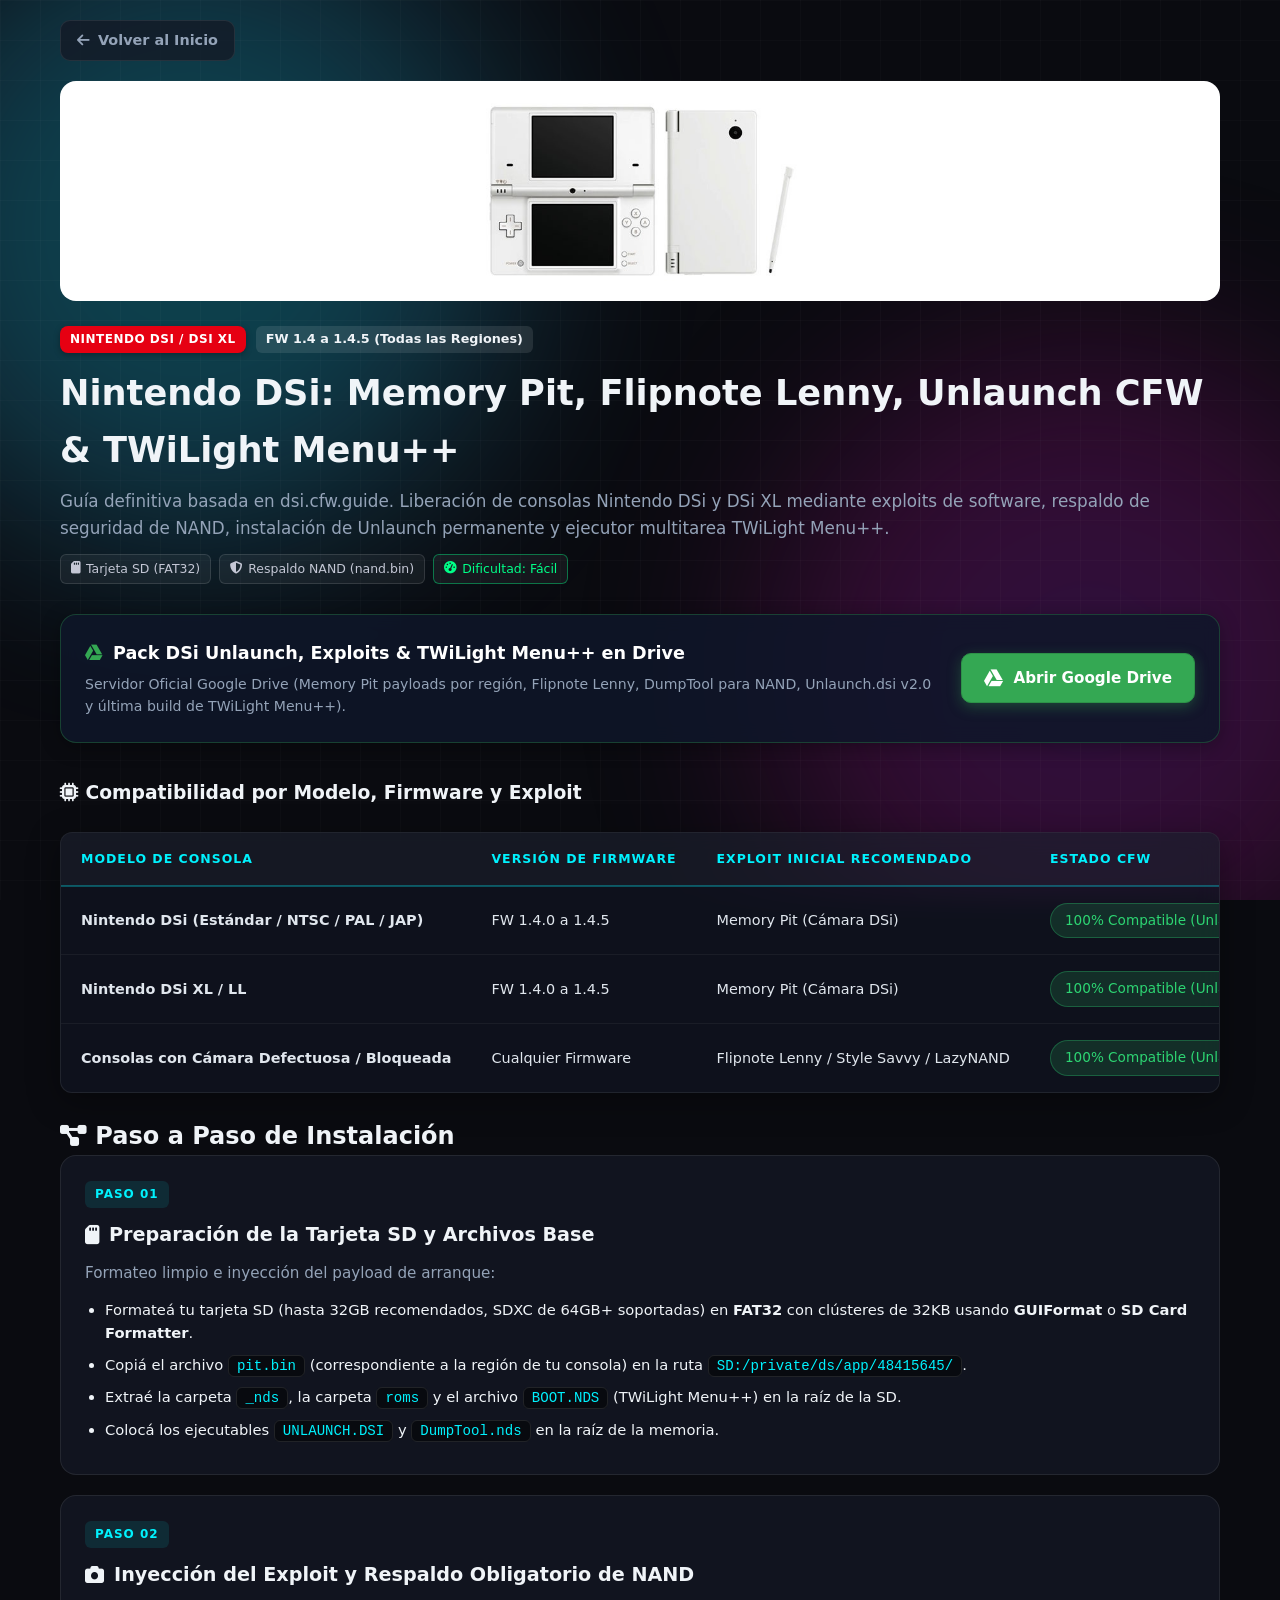
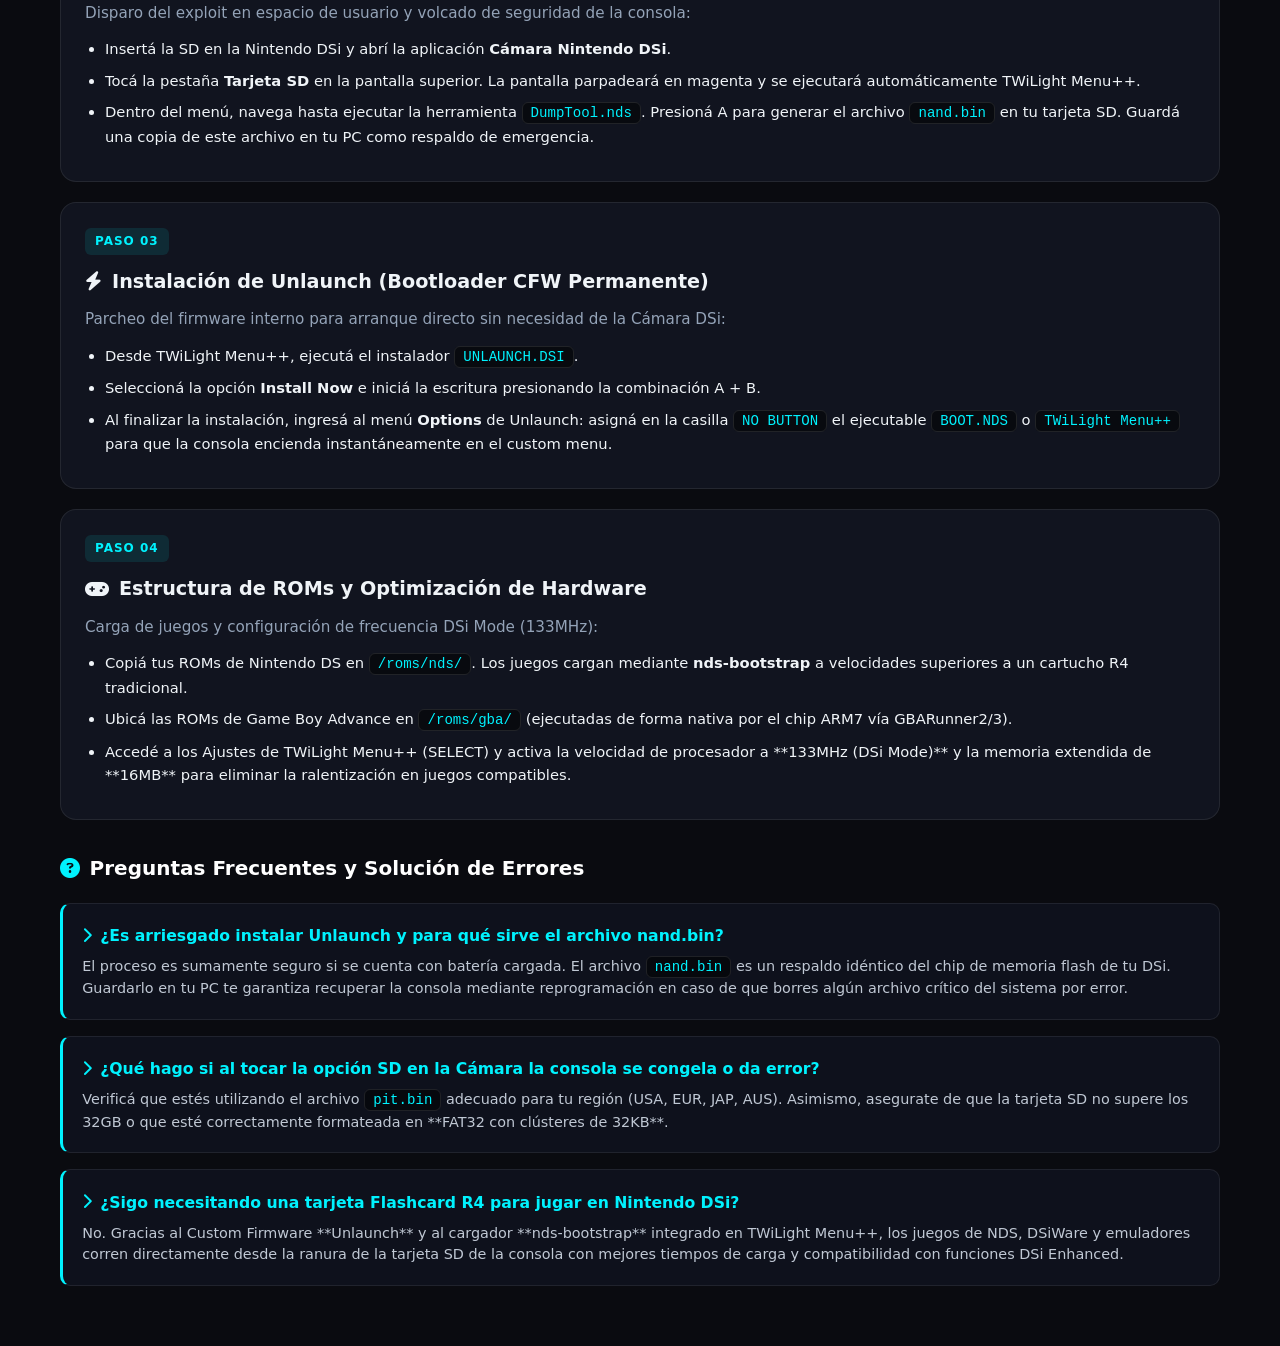
<file: dsi.html>
<!DOCTYPE html>
<html lang="es">
<head>
  <meta charset="UTF-8">
  <meta name="viewport" content="width=device-width, initial-scale=1.0">
  <title>Nintendo DSi Unlaunch & TWiLight Menu++ | Hackyntosh</title>
  <link rel="stylesheet" href="styles.css">
  <link rel="stylesheet" href="https://cdnjs.cloudflare.com/ajax/libs/font-awesome/6.4.0/css/all.min.css">
</head>
<body>

  <div class="aurora-bg">
    <div class="aurora-blob blob-1"></div>
    <div class="aurora-blob blob-2"></div>
    <div class="cyber-grid"></div>
  </div>

  <main class="main-layout">
    <a href="index.html" class="back-btn"><i class="fa-solid fa-arrow-left"></i> Volver al Inicio</a>

    <!-- Banner de la Consola -->
    <div class="guide-banner">
      <img src="img/ndsi.jpg" alt="Nintendo DSi Banner">
    </div>

    <!-- Encabezado de la Guía -->
    <header class="guide-header">
      <div class="guide-title-group">
        <span class="badge nintendo">Nintendo DSi / DSi XL</span>
        <span class="v-badge">FW 1.4 a 1.4.5 (Todas las Regiones)</span>
      </div>
      <h1>Nintendo DSi: Memory Pit, Flipnote Lenny, Unlaunch CFW & TWiLight Menu++</h1>
      <p class="guide-subtitle">
        Guía definitiva basada en dsi.cfw.guide. Liberación de consolas Nintendo DSi y DSi XL mediante exploits de software, respaldo de seguridad de NAND, instalación de Unlaunch permanente y ejecutor multitarea TWiLight Menu++.
      </p>

      <!-- BADGES DE REQUISITOS Y DIFICULTAD -->
      <div class="req-badges-container">
        <span class="req-pill"><i class="fa-solid fa-sd-card"></i> Tarjeta SD (FAT32)</span>
        <span class="req-pill"><i class="fa-solid fa-shield-halved"></i> Respaldo NAND (nand.bin)</span>
        <span class="req-pill diff-easy"><i class="fa-solid fa-gauge-high"></i> Dificultad: Fácil</span>
      </div>
    </header>

    <!-- Caja de Descarga GOOGLE DRIVE -->
    <div class="download-card">
      <div class="download-info">
        <h3><i class="fa-brands fa-google-drive" style="color: #34a853;"></i> Pack DSi Unlaunch, Exploits & TWiLight Menu++ en Drive</h3>
        <p>Servidor Oficial Google Drive (Memory Pit payloads por región, Flipnote Lenny, DumpTool para NAND, Unlaunch.dsi v2.0 y última build de TWiLight Menu++).</p>
      </div>
      <a href="https://drive.google.com/drive/u/2/folders/1NDSi_Unlaunch_TWiLight_Pack" target="_blank" rel="noopener noreferrer" class="dl-btn-gdrive">
        <i class="fa-brands fa-google-drive"></i> Abrir Google Drive
      </a>
    </div>

    <!-- TABLA DE COMPATIBILIDAD -->
    <h3><i class="fa-solid fa-microchip"></i> Compatibilidad por Modelo, Firmware y Exploit</h3>

    <div class="table-container">
      <table class="custom-table">
        <thead>
          <tr>
            <th>Modelo de Consola</th>
            <th>Versión de Firmware</th>
            <th>Exploit Inicial Recomendado</th>
            <th>Estado CFW</th>
          </tr>
        </thead>
        <tbody>
          <tr>
            <td><strong>Nintendo DSi (Estándar / NTSC / PAL / JAP)</strong></td>
            <td>FW 1.4.0 a 1.4.5</td>
            <td>Memory Pit (Cámara DSi)</td>
            <td><span class="status-pill success">100% Compatible (Unlaunch)</span></td>
          </tr>
          <tr>
            <td><strong>Nintendo DSi XL / LL</strong></td>
            <td>FW 1.4.0 a 1.4.5</td>
            <td>Memory Pit (Cámara DSi)</td>
            <td><span class="status-pill success">100% Compatible (Unlaunch)</span></td>
          </tr>
          <tr>
            <td><strong>Consolas con Cámara Defectuosa / Bloqueada</strong></td>
            <td>Cualquier Firmware</td>
            <td>Flipnote Lenny / Style Savvy / LazyNAND</td>
            <td><span class="status-pill success">100% Compatible (Unlaunch)</span></td>
          </tr>
        </tbody>
      </table>
    </div>

    <!-- PASOS DE INSTALACIÓN -->
    <h2 class="section-title"><i class="fa-solid fa-diagram-project"></i> Paso a Paso de Instalación</h2>

    <div class="steps-container">

      <!-- PASO 1 -->
      <div class="step-card">
        <span class="step-number">Paso 01</span>
        <h3><i class="fa-solid fa-sd-card"></i> Preparación de la Tarjeta SD y Archivos Base</h3>
        <p>Formateo limpio e inyección del payload de arranque:</p>
        <ul>
          <li>Formateá tu tarjeta SD (hasta 32GB recomendados, SDXC de 64GB+ soportadas) en <strong>FAT32</strong> con clústeres de 32KB usando <strong>GUIFormat</strong> o <strong>SD Card Formatter</strong>.</li>
          <li>Copiá el archivo <code>pit.bin</code> (correspondiente a la región de tu consola) en la ruta <code>SD:/private/ds/app/48415645/</code>.</li>
          <li>Extraé la carpeta <code>_nds</code>, la carpeta <code>roms</code> y el archivo <code>BOOT.NDS</code> (TWiLight Menu++) en la raíz de la SD.</li>
          <li>Colocá los ejecutables <code>UNLAUNCH.DSI</code> y <code> DumpTool.nds</code> en la raíz de la memoria.</li>
        </ul>
      </div>

      <!-- PASO 2 -->
      <div class="step-card">
        <span class="step-number">Paso 02</span>
        <h3><i class="fa-solid fa-camera"></i> Inyección del Exploit y Respaldo Obligatorio de NAND</h3>
        <p>Disparo del exploit en espacio de usuario y volcado de seguridad de la consola:</p>
        <ul>
          <li>Insertá la SD en la Nintendo DSi y abrí la aplicación <strong>Cámara Nintendo DSi</strong>.</li>
          <li>Tocá la pestaña <strong>Tarjeta SD</strong> en la pantalla superior. La pantalla parpadeará en magenta y se ejecutará automáticamente TWiLight Menu++.</li>
          <li>Dentro del menú, navega hasta ejecutar la herramienta <code>DumpTool.nds</code>. Presioná <kbd>A</kbd> para generar el archivo <code>nand.bin</code> en tu tarjeta SD. Guardá una copia de este archivo en tu PC como respaldo de emergencia.</li>
        </ul>
      </div>

      <!-- PASO 3 -->
      <div class="step-card">
        <span class="step-number">Paso 03</span>
        <h3><i class="fa-solid fa-bolt"></i> Instalación de Unlaunch (Bootloader CFW Permanente)</h3>
        <p>Parcheo del firmware interno para arranque directo sin necesidad de la Cámara DSi:</p>
        <ul>
          <li>Desde TWiLight Menu++, ejecutá el instalador <code>UNLAUNCH.DSI</code>.</li>
          <li>Seleccioná la opción <strong>Install Now</strong> e iniciá la escritura presionando la combinación <kbd>A</kbd> + <kbd>B</kbd>.</li>
          <li>Al finalizar la instalación, ingresá al menú <strong>Options</strong> de Unlaunch: asigná en la casilla <code>NO BUTTON</code> el ejecutable <code>BOOT.NDS</code> o <code>TWiLight Menu++</code> para que la consola encienda instantáneamente en el custom menu.</li>
        </ul>
      </div>

      <!-- PASO 4 -->
      <div class="step-card">
        <span class="step-number">Paso 04</span>
        <h3><i class="fa-solid fa-gamepad"></i> Estructura de ROMs y Optimización de Hardware</h3>
        <p>Carga de juegos y configuración de frecuencia DSi Mode (133MHz):</p>
        <ul>
          <li>Copiá tus ROMs de Nintendo DS en <code>/roms/nds/</code>. Los juegos cargan mediante <strong>nds-bootstrap</strong> a velocidades superiores a un cartucho R4 tradicional.</li>
          <li>Ubicá las ROMs de Game Boy Advance en <code>/roms/gba/</code> (ejecutadas de forma nativa por el chip ARM7 vía GBARunner2/3).</li>
          <li>Accedé a los Ajustes de TWiLight Menu++ (<kbd>SELECT</kbd>) y activa la velocidad de procesador a **133MHz (DSi Mode)** y la memoria extendida de **16MB** para eliminar la ralentización en juegos compatibles.</li>
        </ul>
      </div>

    </div>

    <!-- PREGUNTAS FRECUENTES -->
    <section class="faq-section">
      <h2 class="faq-title">
        <i class="fa-solid fa-circle-question"></i> Preguntas Frecuentes y Solución de Errores
      </h2>

      <div class="faq-grid">

        <div class="faq-card">
          <div class="faq-question">
            <i class="fa-solid fa-chevron-right"></i> ¿Es arriesgado instalar Unlaunch y para qué sirve el archivo nand.bin?
          </div>
          <p class="faq-answer">
            El proceso es sumamente seguro si se cuenta con batería cargada. El archivo <code>nand.bin</code> es un respaldo idéntico del chip de memoria flash de tu DSi. Guardarlo en tu PC te garantiza recuperar la consola mediante reprogramación en caso de que borres algún archivo crítico del sistema por error.
          </p>
        </div>

        <div class="faq-card">
          <div class="faq-question">
            <i class="fa-solid fa-chevron-right"></i> ¿Qué hago si al tocar la opción SD en la Cámara la consola se congela o da error?
          </div>
          <p class="faq-answer">
            Verificá que estés utilizando el archivo <code>pit.bin</code> adecuado para tu región (USA, EUR, JAP, AUS). Asimismo, asegurate de que la tarjeta SD no supere los 32GB o que esté correctamente formateada en **FAT32 con clústeres de 32KB**.
          </p>
        </div>

        <div class="faq-card">
          <div class="faq-question">
            <i class="fa-solid fa-chevron-right"></i> ¿Sigo necesitando una tarjeta Flashcard R4 para jugar en Nintendo DSi?
          </div>
          <p class="faq-answer">
            No. Gracias al Custom Firmware **Unlaunch** y al cargador **nds-bootstrap** integrado en TWiLight Menu++, los juegos de NDS, DSiWare y emuladores corren directamente desde la ranura de la tarjeta SD de la consola con mejores tiempos de carga y compatibilidad con funciones DSi Enhanced.
          </p>
        </div>

      </div>
    </section>

  </main>

</body>
</html>
</file>
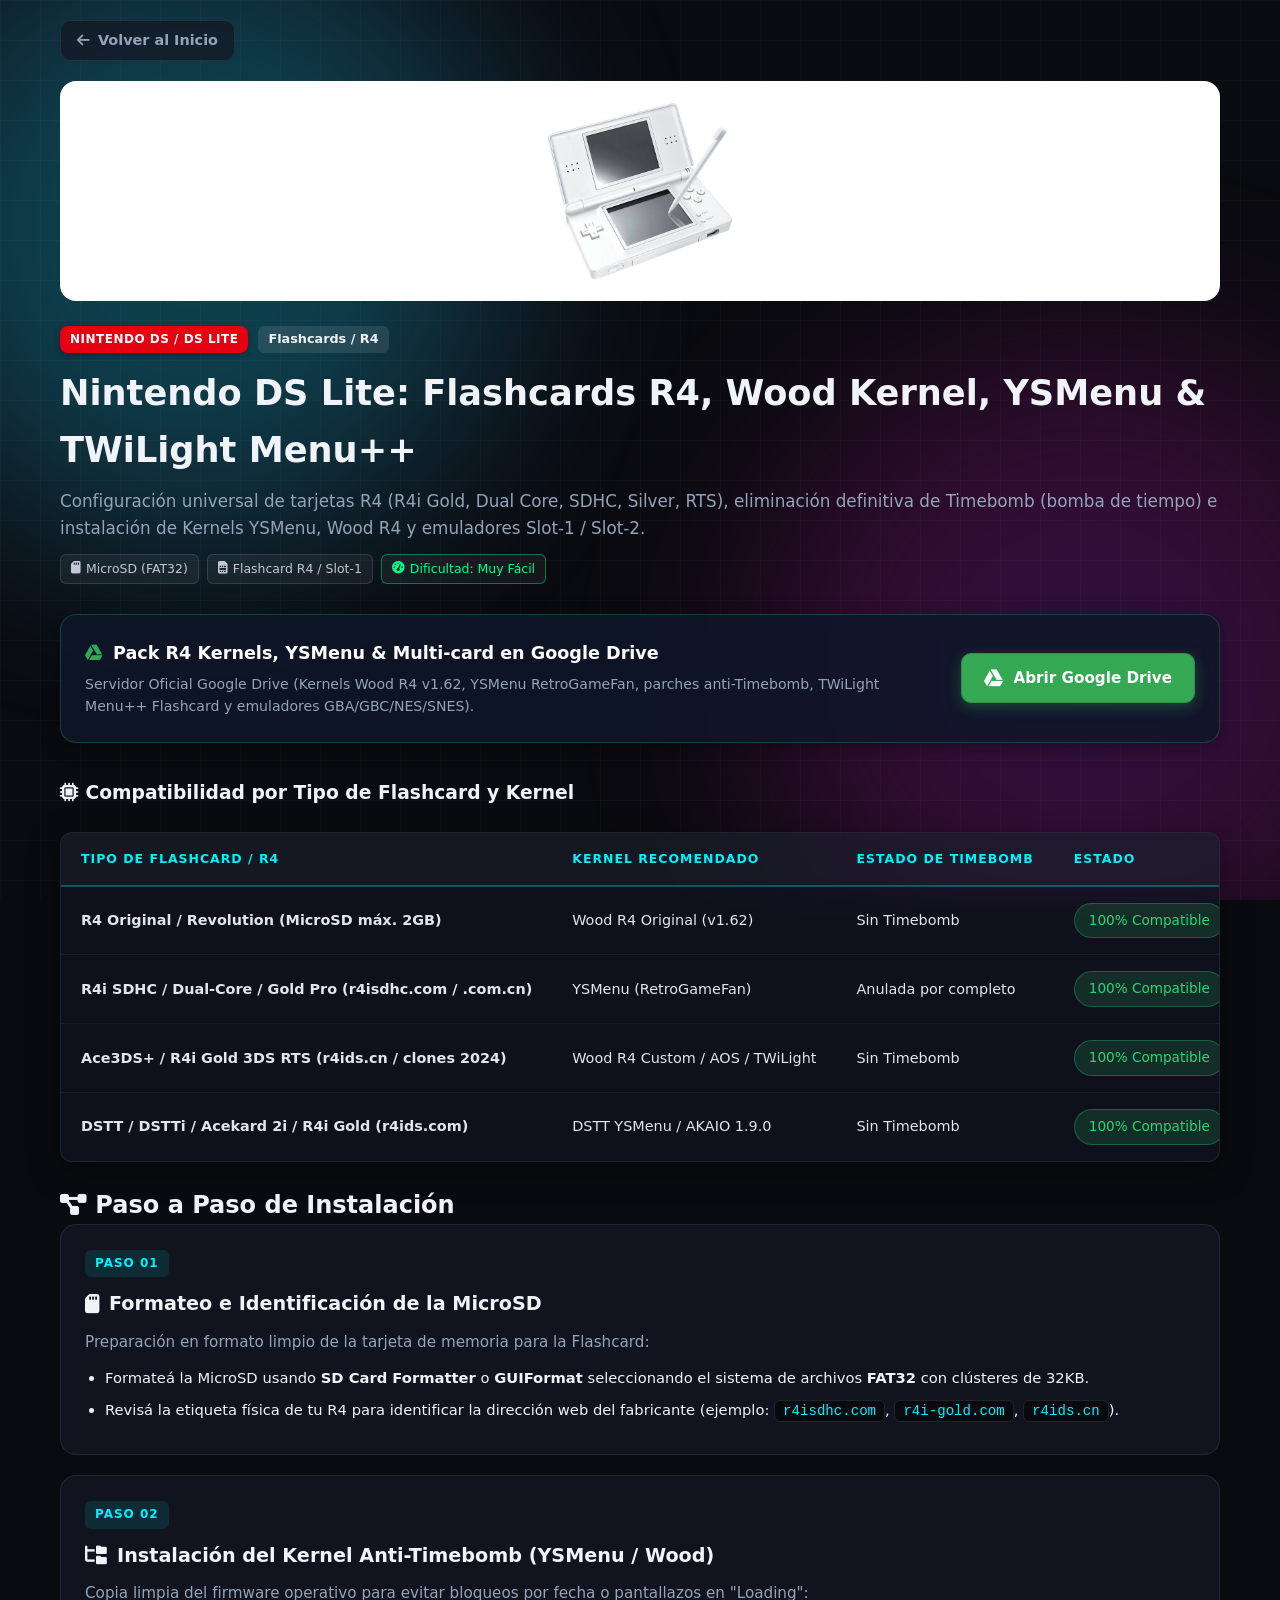
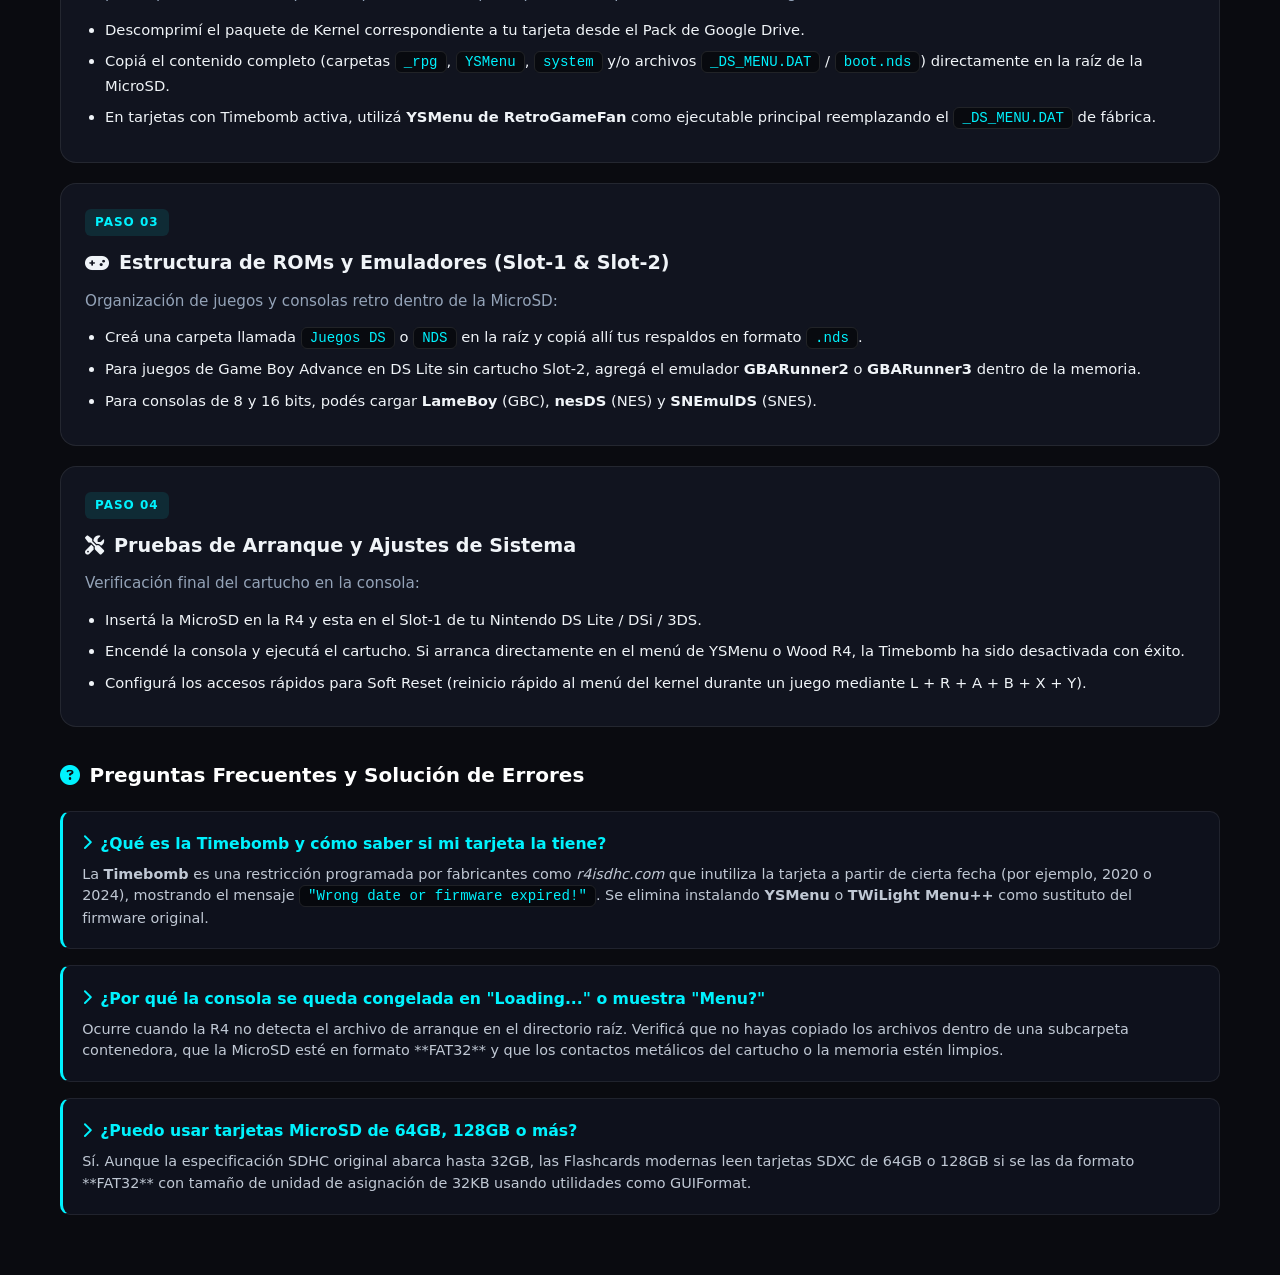
<file: dslite.html>
<!DOCTYPE html>
<html lang="es">
<head>
  <meta charset="UTF-8">
  <meta name="viewport" content="width=device-width, initial-scale=1.0">
  <title>Nintendo DS Lite R4 & YSMenu | Hackyntosh</title>
  <link rel="stylesheet" href="styles.css">
  <link rel="stylesheet" href="https://cdnjs.cloudflare.com/ajax/libs/font-awesome/6.4.0/css/all.min.css">
</head>
<body>

  <div class="aurora-bg">
    <div class="aurora-blob blob-1"></div>
    <div class="aurora-blob blob-2"></div>
    <div class="cyber-grid"></div>
  </div>

  <main class="main-layout">
    <a href="index.html" class="back-btn"><i class="fa-solid fa-arrow-left"></i> Volver al Inicio</a>

    <!-- Banner de la Consola -->
    <div class="guide-banner">
      <img src="img/ndsl.jpg" alt="Nintendo DS Lite Banner">
    </div>

    <!-- Encabezado de la Guía -->
    <header class="guide-header">
      <div class="guide-title-group">
        <span class="badge nintendo">Nintendo DS / DS Lite</span>
        <span class="v-badge">Flashcards / R4</span>
      </div>
      <h1>Nintendo DS Lite: Flashcards R4, Wood Kernel, YSMenu & TWiLight Menu++</h1>
      <p class="guide-subtitle">
        Configuración universal de tarjetas R4 (R4i Gold, Dual Core, SDHC, Silver, RTS), eliminación definitiva de Timebomb (bomba de tiempo) e instalación de Kernels YSMenu, Wood R4 y emuladores Slot-1 / Slot-2.
      </p>

      <!-- BADGES DE REQUISITOS Y DIFICULTAD -->
      <div class="req-badges-container">
        <span class="req-pill"><i class="fa-solid fa-sd-card"></i> MicroSD (FAT32)</span>
        <span class="req-pill"><i class="fa-solid fa-sim-card"></i> Flashcard R4 / Slot-1</span>
        <span class="req-pill diff-easy"><i class="fa-solid fa-gauge-high"></i> Dificultad: Muy Fácil</span>
      </div>
    </header>

    <!-- Caja de Descarga GOOGLE DRIVE -->
    <div class="download-card">
      <div class="download-info">
        <h3><i class="fa-brands fa-google-drive" style="color: #34a853;"></i> Pack R4 Kernels, YSMenu & Multi-card en Google Drive</h3>
        <p>Servidor Oficial Google Drive (Kernels Wood R4 v1.62, YSMenu RetroGameFan, parches anti-Timebomb, TWiLight Menu++ Flashcard y emuladores GBA/GBC/NES/SNES).</p>
      </div>
      <a href="https://drive.google.com/drive/u/2/folders/1NDS_R4_YSMenu_WoodKernel_Pack" target="_blank" rel="noopener noreferrer" class="dl-btn-gdrive">
        <i class="fa-brands fa-google-drive"></i> Abrir Google Drive
      </a>
    </div>

    <!-- TABLA DE COMPATIBILIDAD -->
    <h3><i class="fa-solid fa-microchip"></i> Compatibilidad por Tipo de Flashcard y Kernel</h3>

    <div class="table-container">
      <table class="custom-table">
        <thead>
          <tr>
            <th>Tipo de Flashcard / R4</th>
            <th>Kernel Recomendado</th>
            <th>Estado de Timebomb</th>
            <th>Estado</th>
          </tr>
        </thead>
        <tbody>
          <tr>
            <td><strong>R4 Original / Revolution (MicroSD máx. 2GB)</strong></td>
            <td>Wood R4 Original (v1.62)</td>
            <td>Sin Timebomb</td>
            <td><span class="status-pill success">100% Compatible</span></td>
          </tr>
          <tr>
            <td><strong>R4i SDHC / Dual-Core / Gold Pro (r4isdhc.com / .com.cn)</strong></td>
            <td>YSMenu (RetroGameFan)</td>
            <td>Anulada por completo</td>
            <td><span class="status-pill success">100% Compatible</span></td>
          </tr>
          <tr>
            <td><strong>Ace3DS+ / R4i Gold 3DS RTS (r4ids.cn / clones 2024)</strong></td>
            <td>Wood R4 Custom / AOS / TWiLight</td>
            <td>Sin Timebomb</td>
            <td><span class="status-pill success">100% Compatible</span></td>
          </tr>
          <tr>
            <td><strong>DSTT / DSTTi / Acekard 2i / R4i Gold (r4ids.com)</strong></td>
            <td>DSTT YSMenu / AKAIO 1.9.0</td>
            <td>Sin Timebomb</td>
            <td><span class="status-pill success">100% Compatible</span></td>
          </tr>
        </tbody>
      </table>
    </div>

    <!-- PASOS DE INSTALACIÓN -->
    <h2 class="section-title"><i class="fa-solid fa-diagram-project"></i> Paso a Paso de Instalación</h2>

    <div class="steps-container">

      <!-- PASO 1 -->
      <div class="step-card">
        <span class="step-number">Paso 01</span>
        <h3><i class="fa-solid fa-sd-card"></i> Formateo e Identificación de la MicroSD</h3>
        <p>Preparación en formato limpio de la tarjeta de memoria para la Flashcard:</p>
        <ul>
          <li>Formateá la MicroSD usando <strong>SD Card Formatter</strong> o <strong>GUIFormat</strong> seleccionando el sistema de archivos <strong>FAT32</strong> con clústeres de 32KB.</li>
          <li>Revisá la etiqueta física de tu R4 para identificar la dirección web del fabricante (ejemplo: <code>r4isdhc.com</code>, <code>r4i-gold.com</code>, <code>r4ids.cn</code>).</li>
        </ul>
      </div>

      <!-- PASO 2 -->
      <div class="step-card">
        <span class="step-number">Paso 02</span>
        <h3><i class="fa-solid fa-folder-tree"></i> Instalación del Kernel Anti-Timebomb (YSMenu / Wood)</h3>
        <p>Copia limpia del firmware operativo para evitar bloqueos por fecha o pantallazos en "Loading":</p>
        <ul>
          <li>Descomprimí el paquete de Kernel correspondiente a tu tarjeta desde el Pack de Google Drive.</li>
          <li>Copiá el contenido completo (carpetas <code>_rpg</code>, <code>YSMenu</code>, <code>system</code> y/o archivos <code>_DS_MENU.DAT</code> / <code>boot.nds</code>) directamente en la raíz de la MicroSD.</li>
          <li>En tarjetas con Timebomb activa, utilizá <strong>YSMenu de RetroGameFan</strong> como ejecutable principal reemplazando el <code>_DS_MENU.DAT</code> de fábrica.</li>
        </ul>
      </div>

      <!-- PASO 3 -->
      <div class="step-card">
        <span class="step-number">Paso 03</span>
        <h3><i class="fa-solid fa-gamepad"></i> Estructura de ROMs y Emuladores (Slot-1 & Slot-2)</h3>
        <p>Organización de juegos y consolas retro dentro de la MicroSD:</p>
        <ul>
          <li>Creá una carpeta llamada <code>Juegos DS</code> o <code>NDS</code> en la raíz y copiá allí tus respaldos en formato <code>.nds</code>.</li>
          <li>Para juegos de Game Boy Advance en DS Lite sin cartucho Slot-2, agregá el emulador <strong>GBARunner2</strong> o <strong>GBARunner3</strong> dentro de la memoria.</li>
          <li>Para consolas de 8 y 16 bits, podés cargar <strong>LameBoy</strong> (GBC), <strong>nesDS</strong> (NES) y <strong>SNEmulDS</strong> (SNES).</li>
        </ul>
      </div>

      <!-- PASO 4 -->
      <div class="step-card">
        <span class="step-number">Paso 04</span>
        <h3><i class="fa-solid fa-screwdriver-wrench"></i> Pruebas de Arranque y Ajustes de Sistema</h3>
        <p>Verificación final del cartucho en la consola:</p>
        <ul>
          <li>Insertá la MicroSD en la R4 y esta en el Slot-1 de tu Nintendo DS Lite / DSi / 3DS.</li>
          <li>Encendé la consola y ejecutá el cartucho. Si arranca directamente en el menú de YSMenu o Wood R4, la Timebomb ha sido desactivada con éxito.</li>
          <li>Configurá los accesos rápidos para Soft Reset (reinicio rápido al menú del kernel durante un juego mediante <kbd>L</kbd> + <kbd>R</kbd> + <kbd>A</kbd> + <kbd>B</kbd> + <kbd>X</kbd> + <kbd>Y</kbd>).</li>
        </ul>
      </div>

    </div>

    <!-- PREGUNTAS FRECUENTES -->
    <section class="faq-section">
      <h2 class="faq-title">
        <i class="fa-solid fa-circle-question"></i> Preguntas Frecuentes y Solución de Errores
      </h2>

      <div class="faq-grid">

        <div class="faq-card">
          <div class="faq-question">
            <i class="fa-solid fa-chevron-right"></i> ¿Qué es la Timebomb y cómo saber si mi tarjeta la tiene?
          </div>
          <p class="faq-answer">
            La <strong>Timebomb</strong> es una restricción programada por fabricantes como <em>r4isdhc.com</em> que inutiliza la tarjeta a partir de cierta fecha (por ejemplo, 2020 o 2024), mostrando el mensaje <code>"Wrong date or firmware expired!"</code>. Se elimina instalando <strong>YSMenu</strong> o <strong>TWiLight Menu++</strong> como sustituto del firmware original.
          </p>
        </div>

        <div class="faq-card">
          <div class="faq-question">
            <i class="fa-solid fa-chevron-right"></i> ¿Por qué la consola se queda congelada en "Loading..." o muestra "Menu?"
          </div>
          <p class="faq-answer">
            Ocurre cuando la R4 no detecta el archivo de arranque en el directorio raíz. Verificá que no hayas copiado los archivos dentro de una subcarpeta contenedora, que la MicroSD esté en formato **FAT32** y que los contactos metálicos del cartucho o la memoria estén limpios.
          </p>
        </div>

        <div class="faq-card">
          <div class="faq-question">
            <i class="fa-solid fa-chevron-right"></i> ¿Puedo usar tarjetas MicroSD de 64GB, 128GB o más?
          </div>
          <p class="faq-answer">
            Sí. Aunque la especificación SDHC original abarca hasta 32GB, las Flashcards modernas leen tarjetas SDXC de 64GB o 128GB si se las da formato **FAT32** con tamaño de unidad de asignación de 32KB usando utilidades como GUIFormat.
          </p>
        </div>

      </div>
    </section>

  </main>

</body>
</html>
</file>
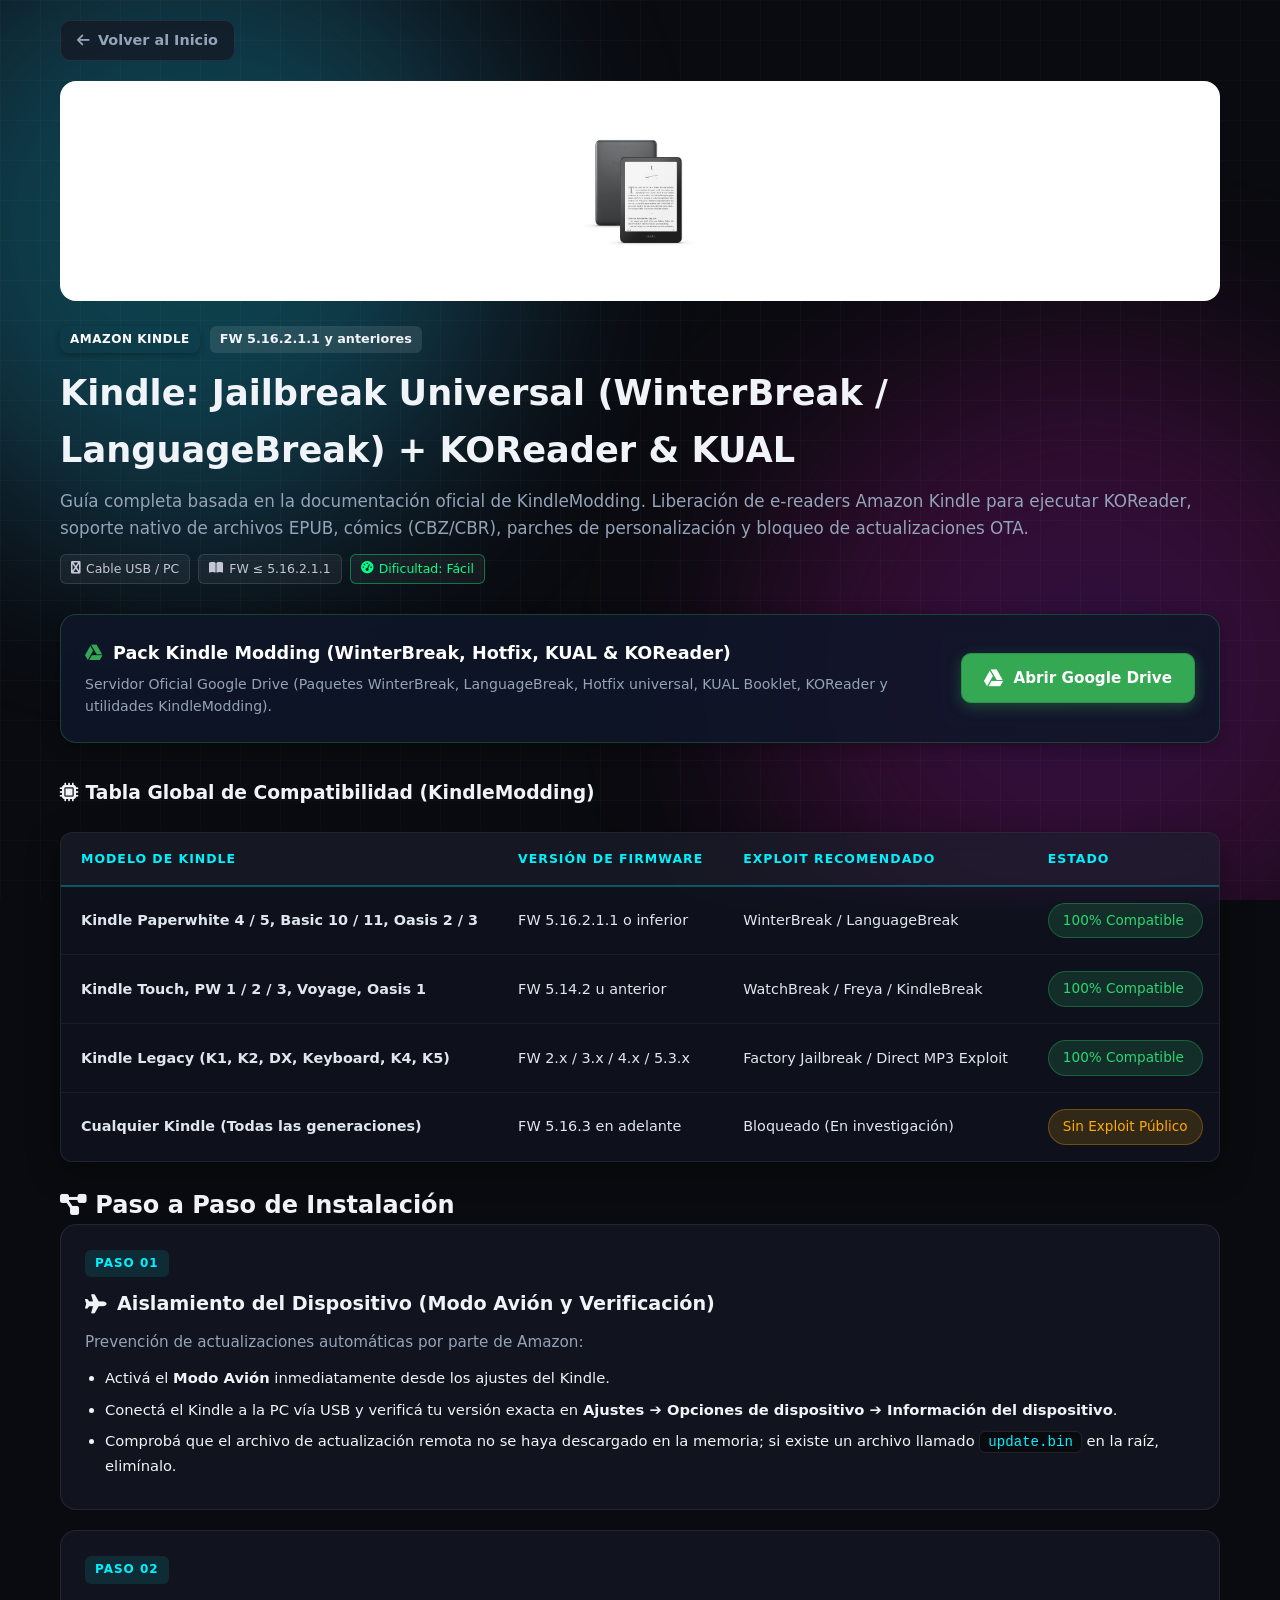
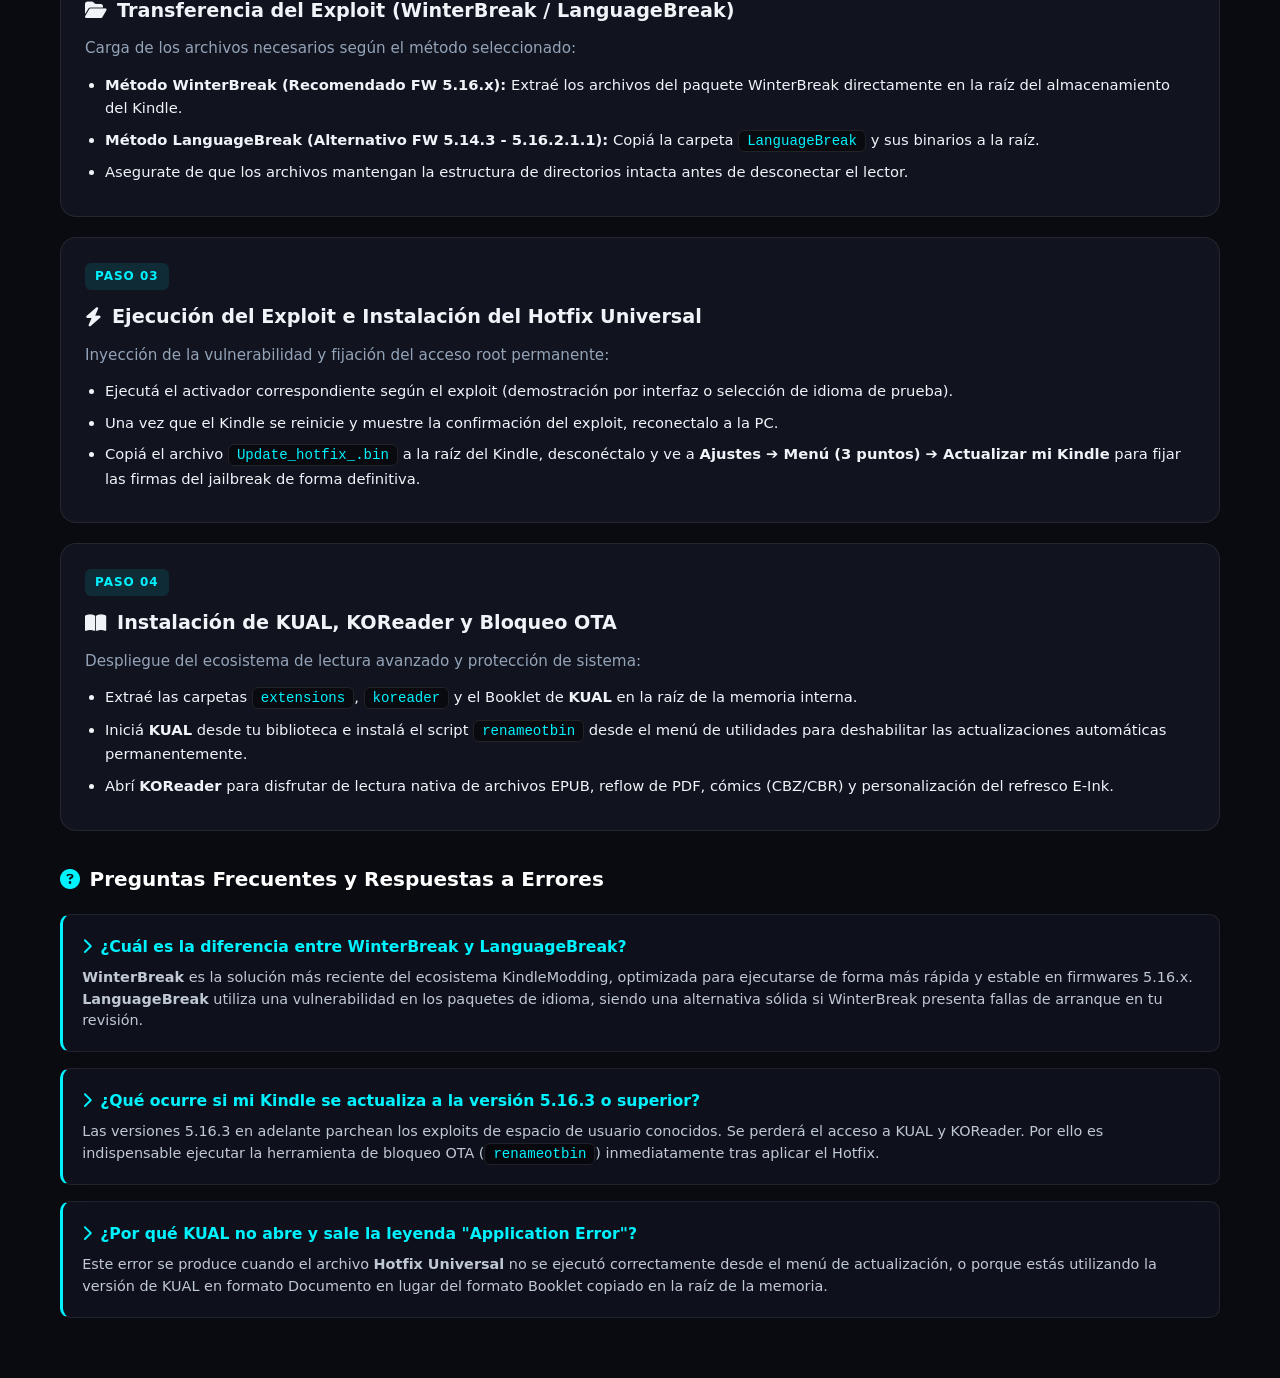
<file: kindle.html>
<!DOCTYPE html>
<html lang="es">
<head>
  <meta charset="UTF-8">
  <meta name="viewport" content="width=device-width, initial-scale=1.0">
  <title>Kindle Jailbreak & KOReader | Hackyntosh</title>
  <link rel="stylesheet" href="styles.css">
  <link rel="stylesheet" href="https://cdnjs.cloudflare.com/ajax/libs/font-awesome/6.4.0/css/all.min.css">
</head>
<body>

  <div class="aurora-bg">
    <div class="aurora-blob blob-1"></div>
    <div class="aurora-blob blob-2"></div>
    <div class="cyber-grid"></div>
  </div>

  <main class="main-layout">
    <a href="index.html" class="back-btn"><i class="fa-solid fa-arrow-left"></i> Volver al Inicio</a>

    <div class="guide-banner">
      <img src="img/kindle.jpg" alt="Amazon Kindle Banner">
    </div>

    <header class="guide-header">
      <div class="guide-title-group">
        <span class="badge kindle">Amazon Kindle</span>
        <span class="v-badge">FW 5.16.2.1.1 y anteriores</span>
      </div>
      <h1>Kindle: Jailbreak Universal (WinterBreak / LanguageBreak) + KOReader & KUAL</h1>
      <p class="guide-subtitle">
        Guía completa basada en la documentación oficial de KindleModding. Liberación de e-readers Amazon Kindle para ejecutar KOReader, soporte nativo de archivos EPUB, cómics (CBZ/CBR), parches de personalización y bloqueo de actualizaciones OTA.
      </p>

      <div class="req-badges-container">
        <span class="req-pill"><i class="fa-solid fa-usb"></i> Cable USB / PC</span>
        <span class="req-pill"><i class="fa-solid fa-book-open"></i> FW ≤ 5.16.2.1.1</span>
        <span class="req-pill diff-easy"><i class="fa-solid fa-gauge-high"></i> Dificultad: Fácil</span>
      </div>
    </header>

    <div class="download-card">
      <div class="download-info">
        <h3><i class="fa-brands fa-google-drive" style="color: #34a853;"></i> Pack Kindle Modding (WinterBreak, Hotfix, KUAL & KOReader)</h3>
        <p>Servidor Oficial Google Drive (Paquetes WinterBreak, LanguageBreak, Hotfix universal, KUAL Booklet, KOReader y utilidades KindleModding).</p>
      </div>
      <a href="https://drive.google.com/drive/u/2/folders/1G0Rab5jWZWTLZ0Rjg5niTD4JiaUmaSMQ" target="_blank" rel="noopener noreferrer" class="dl-btn-gdrive">
        <i class="fa-brands fa-google-drive"></i> Abrir Google Drive
      </a>
    </div>

    <h3><i class="fa-solid fa-microchip"></i> Tabla Global de Compatibilidad (KindleModding)</h3>

    <div class="table-container">
      <table class="custom-table">
        <thead>
          <tr>
            <th>Modelo de Kindle</th>
            <th>Versión de Firmware</th>
            <th>Exploit Recomendado</th>
            <th>Estado</th>
          </tr>
        </thead>
        <tbody>
          <tr>
            <td><strong>Kindle Paperwhite 4 / 5, Basic 10 / 11, Oasis 2 / 3</strong></td>
            <td>FW 5.16.2.1.1 o inferior</td>
            <td>WinterBreak / LanguageBreak</td>
            <td><span class="status-pill success">100% Compatible</span></td>
          </tr>
          <tr>
            <td><strong>Kindle Touch, PW 1 / 2 / 3, Voyage, Oasis 1</strong></td>
            <td>FW 5.14.2 u anterior</td>
            <td>WatchBreak / Freya / KindleBreak</td>
            <td><span class="status-pill success">100% Compatible</span></td>
          </tr>
          <tr>
            <td><strong>Kindle Legacy (K1, K2, DX, Keyboard, K4, K5)</strong></td>
            <td>FW 2.x / 3.x / 4.x / 5.3.x</td>
            <td>Factory Jailbreak / Direct MP3 Exploit</td>
            <td><span class="status-pill success">100% Compatible</span></td>
          </tr>
          <tr>
            <td><strong>Cualquier Kindle (Todas las generaciones)</strong></td>
            <td>FW 5.16.3 en adelante</td>
            <td>Bloqueado (En investigación)</td>
            <td><span class="status-pill warning">Sin Exploit Público</span></td>
          </tr>
        </tbody>
      </table>
    </div>

    <h2 class="section-title"><i class="fa-solid fa-diagram-project"></i> Paso a Paso de Instalación</h2>

    <div class="steps-container">

      <div class="step-card">
        <span class="step-number">Paso 01</span>
        <h3><i class="fa-solid fa-plane"></i> Aislamiento del Dispositivo (Modo Avión y Verificación)</h3>
        <p>Prevención de actualizaciones automáticas por parte de Amazon:</p>
        <ul>
          <li>Activá el <strong>Modo Avión</strong> inmediatamente desde los ajustes del Kindle.</li>
          <li>Conectá el Kindle a la PC vía USB y verificá tu versión exacta en <strong>Ajustes ➔ Opciones de dispositivo ➔ Información del dispositivo</strong>.</li>
          <li>Comprobá que el archivo de actualización remota no se haya descargado en la memoria; si existe un archivo llamado <code>update.bin</code> en la raíz, elimínalo.</li>
        </ul>
      </div>

      <div class="step-card">
        <span class="step-number">Paso 02</span>
        <h3><i class="fa-solid fa-folder-open"></i> Transferencia del Exploit (WinterBreak / LanguageBreak)</h3>
        <p>Carga de los archivos necesarios según el método seleccionado:</p>
        <ul>
          <li><strong>Método WinterBreak (Recomendado FW 5.16.x):</strong> Extraé los archivos del paquete WinterBreak directamente en la raíz del almacenamiento del Kindle.</li>
          <li><strong>Método LanguageBreak (Alternativo FW 5.14.3 - 5.16.2.1.1):</strong> Copiá la carpeta <code>LanguageBreak</code> y sus binarios a la raíz.</li>
          <li>Asegurate de que los archivos mantengan la estructura de directorios intacta antes de desconectar el lector.</li>
        </ul>
      </div>

      <div class="step-card">
        <span class="step-number">Paso 03</span>
        <h3><i class="fa-solid fa-bolt"></i> Ejecución del Exploit e Instalación del Hotfix Universal</h3>
        <p>Inyección de la vulnerabilidad y fijación del acceso root permanente:</p>
        <ul>
          <li>Ejecutá el activador correspondiente según el exploit (demostración por interfaz o selección de idioma de prueba).</li>
          <li>Una vez que el Kindle se reinicie y muestre la confirmación del exploit, reconectalo a la PC.</li>
          <li>Copiá el archivo <code>Update_hotfix_.bin</code> a la raíz del Kindle, desconéctalo y ve a <strong>Ajustes ➔ Menú (3 puntos) ➔ Actualizar mi Kindle</strong> para fijar las firmas del jailbreak de forma definitiva.</li>
        </ul>
      </div>

      <div class="step-card">
        <span class="step-number">Paso 04</span>
        <h3><i class="fa-solid fa-book-open"></i> Instalación de KUAL, KOReader y Bloqueo OTA</h3>
        <p>Despliegue del ecosistema de lectura avanzado y protección de sistema:</p>
        <ul>
          <li>Extraé las carpetas <code>extensions</code>, <code>koreader</code> y el Booklet de <strong>KUAL</strong> en la raíz de la memoria interna.</li>
          <li>Iniciá <strong>KUAL</strong> desde tu biblioteca e instalá el script <code>renameotbin</code> desde el menú de utilidades para deshabilitar las actualizaciones automáticas permanentemente.</li>
          <li>Abrí <strong>KOReader</strong> para disfrutar de lectura nativa de archivos EPUB, reflow de PDF, cómics (CBZ/CBR) y personalización del refresco E-Ink.</li>
        </ul>
      </div>

    </div>

    <section class="faq-section">
      <h2 class="faq-title">
        <i class="fa-solid fa-circle-question"></i> Preguntas Frecuentes y Respuestas a Errores
      </h2>

      <div class="faq-grid">

        <div class="faq-card">
          <div class="faq-question">
            <i class="fa-solid fa-chevron-right"></i> ¿Cuál es la diferencia entre WinterBreak y LanguageBreak?
          </div>
          <p class="faq-answer">
            <strong>WinterBreak</strong> es la solución más reciente del ecosistema KindleModding, optimizada para ejecutarse de forma más rápida y estable en firmwares 5.16.x. <strong>LanguageBreak</strong> utiliza una vulnerabilidad en los paquetes de idioma, siendo una alternativa sólida si WinterBreak presenta fallas de arranque en tu revisión.
          </p>
        </div>

        <div class="faq-card">
          <div class="faq-question">
            <i class="fa-solid fa-chevron-right"></i> ¿Qué ocurre si mi Kindle se actualiza a la versión 5.16.3 o superior?
          </div>
          <p class="faq-answer">
            Las versiones 5.16.3 en adelante parchean los exploits de espacio de usuario conocidos. Se perderá el acceso a KUAL y KOReader. Por ello es indispensable ejecutar la herramienta de bloqueo OTA (<code>renameotbin</code>) inmediatamente tras aplicar el Hotfix.
          </p>
        </div>

        <div class="faq-card">
          <div class="faq-question">
            <i class="fa-solid fa-chevron-right"></i> ¿Por qué KUAL no abre y sale la leyenda "Application Error"?
          </div>
          <p class="faq-answer">
            Este error se produce cuando el archivo <strong>Hotfix Universal</strong> no se ejecutó correctamente desde el menú de actualización, o porque estás utilizando la versión de KUAL en formato Documento en lugar del formato Booklet copiado en la raíz de la memoria.
          </p>
        </div>

      </div>
    </section>

  </main>
</body>
</html>
</file>
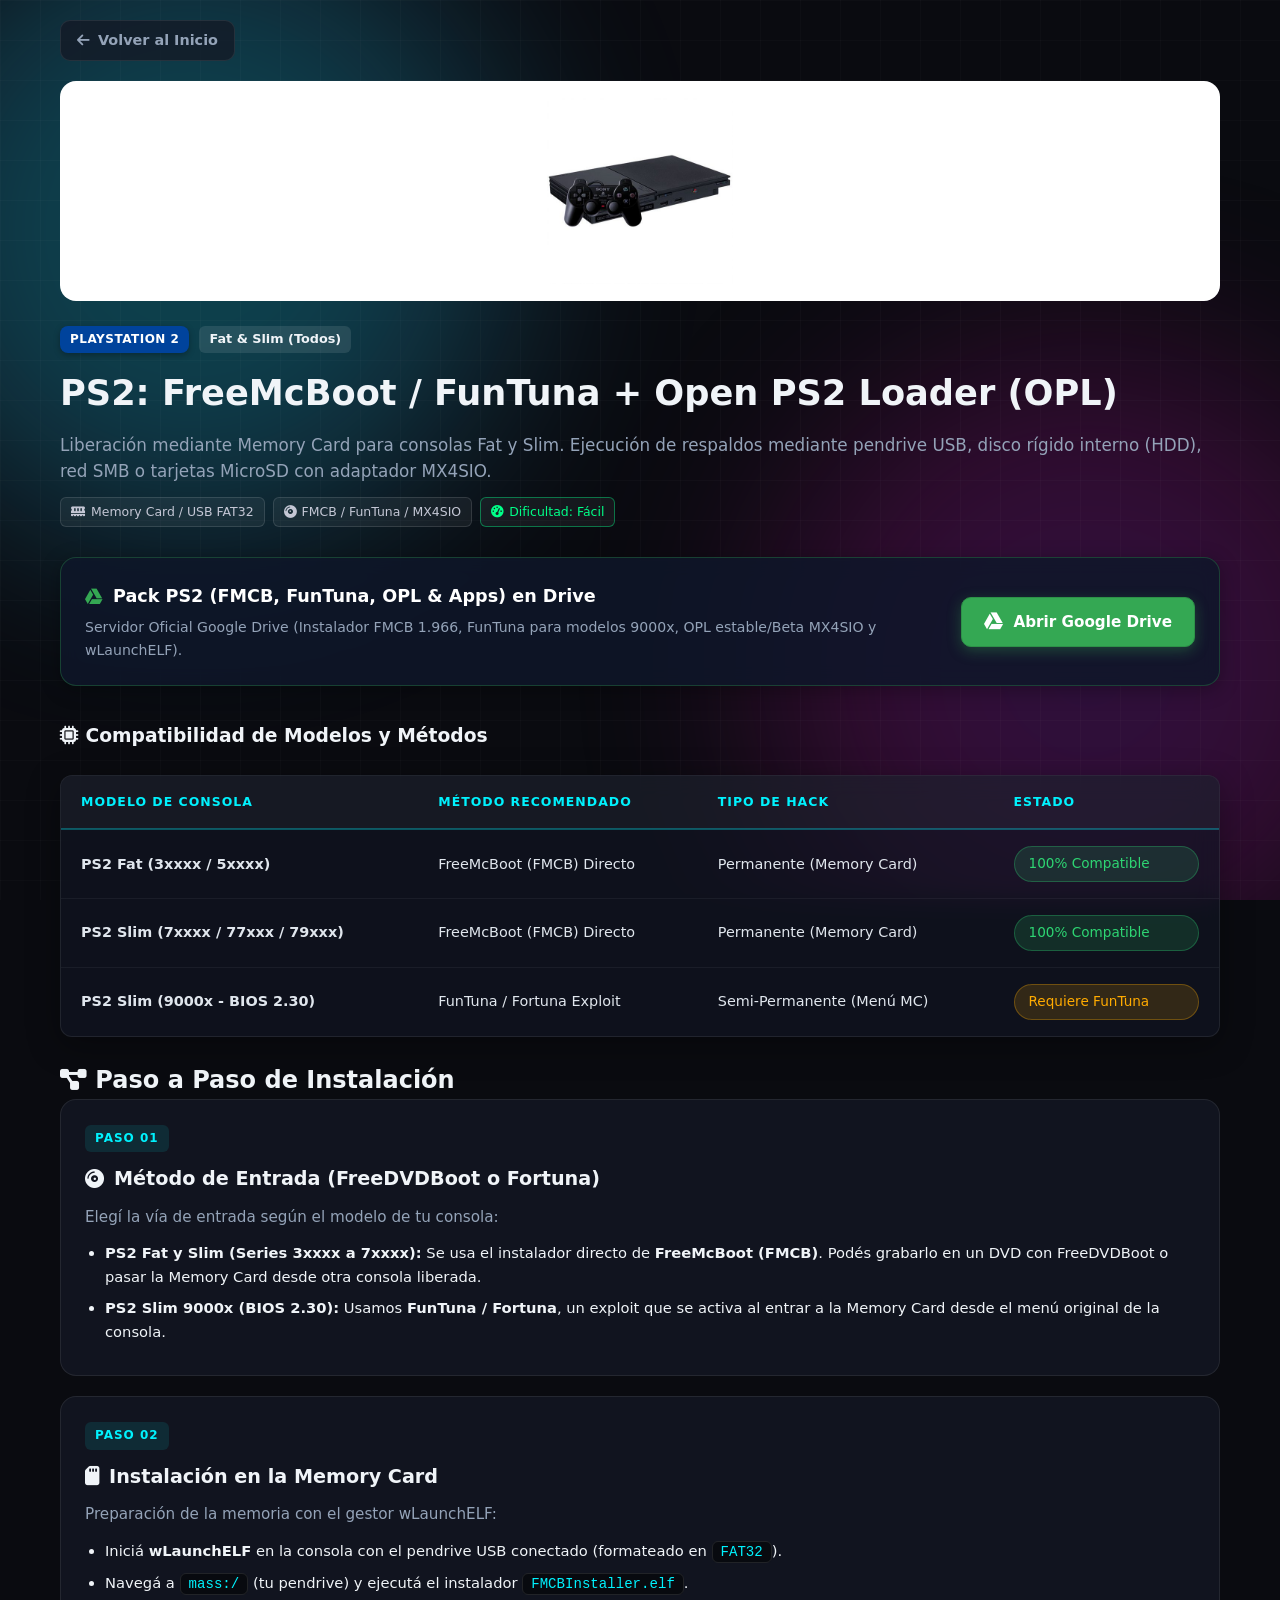
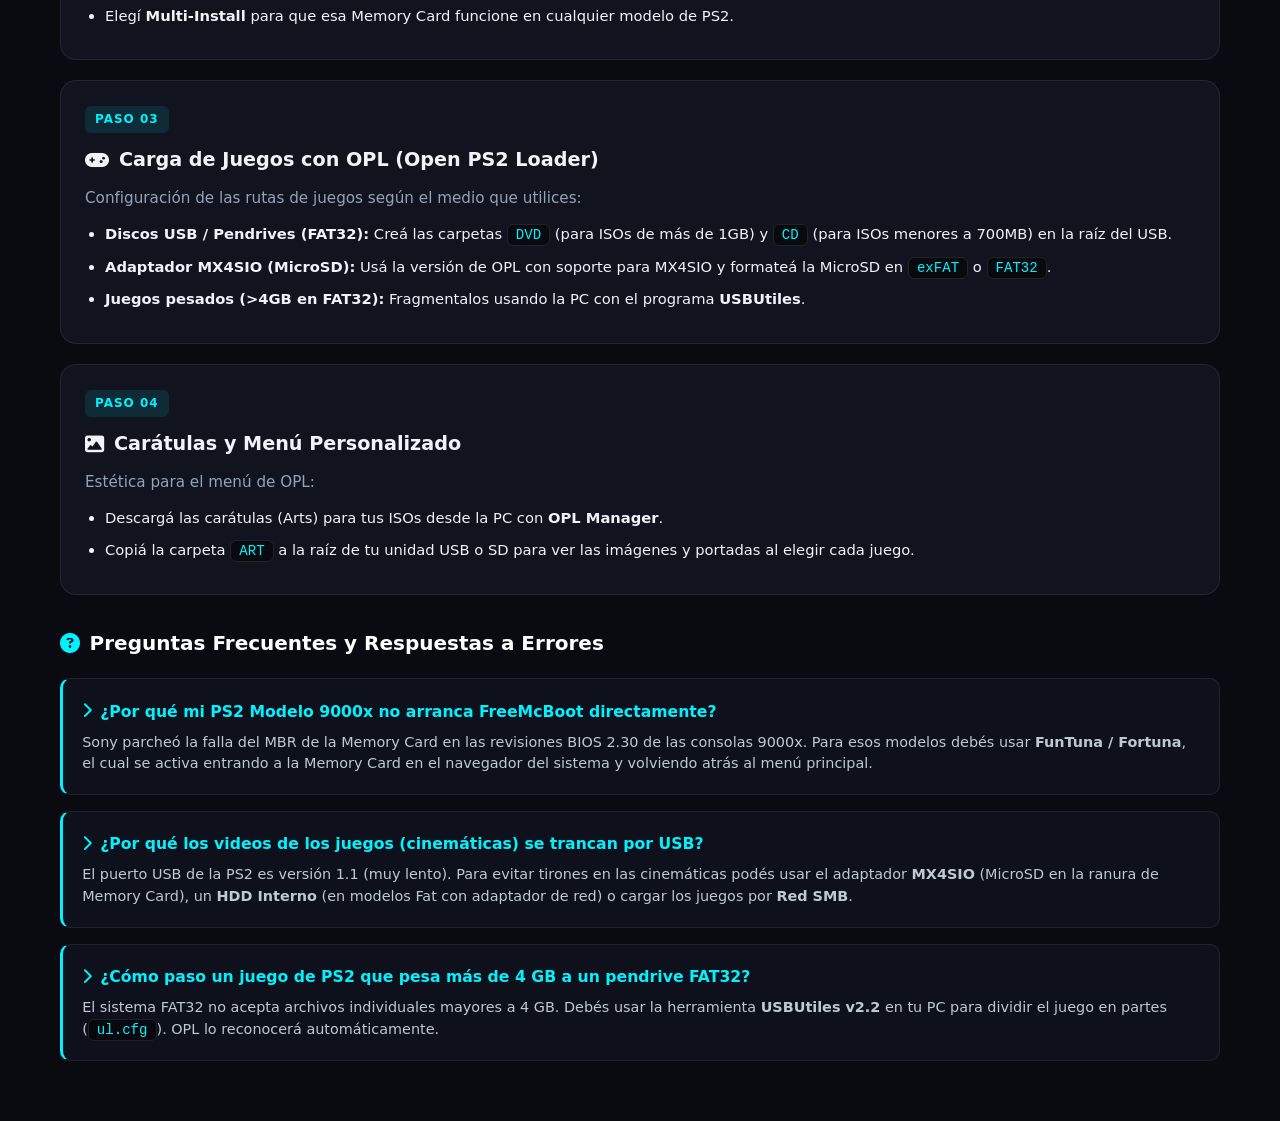
<file: ps2.html>
<!DOCTYPE html>
<html lang="es">
<head>
  <meta charset="UTF-8">
  <meta name="viewport" content="width=device-width, initial-scale=1.0">
  <title>PS2 FreeMcBoot & OPL | Hackyntosh</title>
  <link rel="stylesheet" href="styles.css">
  <link rel="stylesheet" href="https://cdnjs.cloudflare.com/ajax/libs/font-awesome/6.4.0/css/all.min.css">
</head>
<body>

  <div class="aurora-bg">
    <div class="aurora-blob blob-1"></div>
    <div class="aurora-blob blob-2"></div>
    <div class="cyber-grid"></div>
  </div>

  <main class="main-layout">
    <a href="index.html" class="back-btn"><i class="fa-solid fa-arrow-left"></i> Volver al Inicio</a>

    <div class="guide-banner">
      <img src="img/ps2.jpg" alt="PS2 Banner">
    </div>

    <header class="guide-header">
      <div class="guide-title-group">
        <span class="badge ps">PlayStation 2</span>
        <span class="v-badge">Fat & Slim (Todos)</span>
      </div>
      <h1>PS2: FreeMcBoot / FunTuna + Open PS2 Loader (OPL)</h1>
      <p class="guide-subtitle">
        Liberación mediante Memory Card para consolas Fat y Slim. Ejecución de respaldos mediante pendrive USB, disco rígido interno (HDD), red SMB o tarjetas MicroSD con adaptador MX4SIO.
      </p>

      <div class="req-badges-container">
        <span class="req-pill"><i class="fa-solid fa-memory"></i> Memory Card / USB FAT32</span>
        <span class="req-pill"><i class="fa-solid fa-compact-disc"></i> FMCB / FunTuna / MX4SIO</span>
        <span class="req-pill diff-easy"><i class="fa-solid fa-gauge-high"></i> Dificultad: Fácil</span>
      </div>
    </header>

    <div class="download-card">
      <div class="download-info">
        <h3><i class="fa-brands fa-google-drive" style="color: #34a853;"></i> Pack PS2 (FMCB, FunTuna, OPL & Apps) en Drive</h3>
        <p>Servidor Oficial Google Drive (Instalador FMCB 1.966, FunTuna para modelos 9000x, OPL estable/Beta MX4SIO y wLaunchELF).</p>
      </div>
      <a href="https://drive.google.com/drive/u/2/folders/1kd2oMYPXR5drKQ3sL8OofczLkxlqz3Bb" target="_blank" rel="noopener noreferrer" class="dl-btn-gdrive">
        <i class="fa-brands fa-google-drive"></i> Abrir Google Drive
      </a>
    </div>

    <h3><i class="fa-solid fa-microchip"></i> Compatibilidad de Modelos y Métodos</h3>

    <div class="table-container">
      <table class="custom-table">
        <thead>
          <tr>
            <th>Modelo de Consola</th>
            <th>Método Recomendado</th>
            <th>Tipo de Hack</th>
            <th>Estado</th>
          </tr>
        </thead>
        <tbody>
          <tr>
            <td><strong>PS2 Fat (3xxxx / 5xxxx)</strong></td>
            <td>FreeMcBoot (FMCB) Directo</td>
            <td>Permanente (Memory Card)</td>
            <td><span class="status-pill success">100% Compatible</span></td>
          </tr>
          <tr>
            <td><strong>PS2 Slim (7xxxx / 77xxx / 79xxx)</strong></td>
            <td>FreeMcBoot (FMCB) Directo</td>
            <td>Permanente (Memory Card)</td>
            <td><span class="status-pill success">100% Compatible</span></td>
          </tr>
          <tr>
            <td><strong>PS2 Slim (9000x - BIOS 2.30)</strong></td>
            <td>FunTuna / Fortuna Exploit</td>
            <td>Semi-Permanente (Menú MC)</td>
            <td><span class="status-pill warning">Requiere FunTuna</span></td>
          </tr>
        </tbody>
      </table>
    </div>

    <h2 class="section-title"><i class="fa-solid fa-diagram-project"></i> Paso a Paso de Instalación</h2>

    <div class="steps-container">

      <div class="step-card">
        <span class="step-number">Paso 01</span>
        <h3><i class="fa-solid fa-compact-disc"></i> Método de Entrada (FreeDVDBoot o Fortuna)</h3>
        <p>Elegí la vía de entrada según el modelo de tu consola:</p>
        <ul>
          <li><strong>PS2 Fat y Slim (Series 3xxxx a 7xxxx):</strong> Se usa el instalador directo de <strong>FreeMcBoot (FMCB)</strong>. Podés grabarlo en un DVD con FreeDVDBoot o pasar la Memory Card desde otra consola liberada.</li>
          <li><strong>PS2 Slim 9000x (BIOS 2.30):</strong> Usamos <strong>FunTuna / Fortuna</strong>, un exploit que se activa al entrar a la Memory Card desde el menú original de la consola.</li>
        </ul>
      </div>

      <div class="step-card">
        <span class="step-number">Paso 02</span>
        <h3><i class="fa-solid fa-sd-card"></i> Instalación en la Memory Card</h3>
        <p>Preparación de la memoria con el gestor wLaunchELF:</p>
        <ul>
          <li>Iniciá <strong>wLaunchELF</strong> en la consola con el pendrive USB conectado (formateado en <code>FAT32</code>).</li>
          <li>Navegá a <code>mass:/</code> (tu pendrive) y ejecutá el instalador <code>FMCBInstaller.elf</code>.</li>
          <li>Elegí <strong>Multi-Install</strong> para que esa Memory Card funcione en cualquier modelo de PS2.</li>
        </ul>
      </div>

      <div class="step-card">
        <span class="step-number">Paso 03</span>
        <h3><i class="fa-solid fa-gamepad"></i> Carga de Juegos con OPL (Open PS2 Loader)</h3>
        <p>Configuración de las rutas de juegos según el medio que utilices:</p>
        <ul>
          <li><strong>Discos USB / Pendrives (FAT32):</strong> Creá las carpetas <code>DVD</code> (para ISOs de más de 1GB) y <code>CD</code> (para ISOs menores a 700MB) en la raíz del USB.</li>
          <li><strong>Adaptador MX4SIO (MicroSD):</strong> Usá la versión de OPL con soporte para MX4SIO y formateá la MicroSD en <code>exFAT</code> o <code>FAT32</code>.</li>
          <li><strong>Juegos pesados (>4GB en FAT32):</strong> Fragmentalos usando la PC con el programa <strong>USBUtiles</strong>.</li>
        </ul>
      </div>

      <div class="step-card">
        <span class="step-number">Paso 04</span>
        <h3><i class="fa-solid fa-image"></i> Carátulas y Menú Personalizado</h3>
        <p>Estética para el menú de OPL:</p>
        <ul>
          <li>Descargá las carátulas (Arts) para tus ISOs desde la PC con <strong>OPL Manager</strong>.</li>
          <li>Copiá la carpeta <code>ART</code> a la raíz de tu unidad USB o SD para ver las imágenes y portadas al elegir cada juego.</li>
        </ul>
      </div>

    </div>

    <section class="faq-section">
      <h2 class="faq-title">
        <i class="fa-solid fa-circle-question"></i> Preguntas Frecuentes y Respuestas a Errores
      </h2>

      <div class="faq-grid">

        <div class="faq-card">
          <div class="faq-question">
            <i class="fa-solid fa-chevron-right"></i> ¿Por qué mi PS2 Modelo 9000x no arranca FreeMcBoot directamente?
          </div>
          <p class="faq-answer">
            Sony parcheó la falla del MBR de la Memory Card en las revisiones BIOS 2.30 de las consolas 9000x. Para esos modelos debés usar <strong>FunTuna / Fortuna</strong>, el cual se activa entrando a la Memory Card en el navegador del sistema y volviendo atrás al menú principal.
          </p>
        </div>

        <div class="faq-card">
          <div class="faq-question">
            <i class="fa-solid fa-chevron-right"></i> ¿Por qué los videos de los juegos (cinemáticas) se trancan por USB?
          </div>
          <p class="faq-answer">
            El puerto USB de la PS2 es versión 1.1 (muy lento). Para evitar tirones en las cinemáticas podés usar el adaptador <strong>MX4SIO</strong> (MicroSD en la ranura de Memory Card), un <strong>HDD Interno</strong> (en modelos Fat con adaptador de red) o cargar los juegos por <strong>Red SMB</strong>.
          </p>
        </div>

        <div class="faq-card">
          <div class="faq-question">
            <i class="fa-solid fa-chevron-right"></i> ¿Cómo paso un juego de PS2 que pesa más de 4 GB a un pendrive FAT32?
          </div>
          <p class="faq-answer">
            El sistema FAT32 no acepta archivos individuales mayores a 4 GB. Debés usar la herramienta <strong>USBUtiles v2.2</strong> en tu PC para dividir el juego en partes (<code>ul.cfg</code>). OPL lo reconocerá automáticamente.
          </p>
        </div>

      </div>
    </section>

  </main>
</body>
</html>
</file>
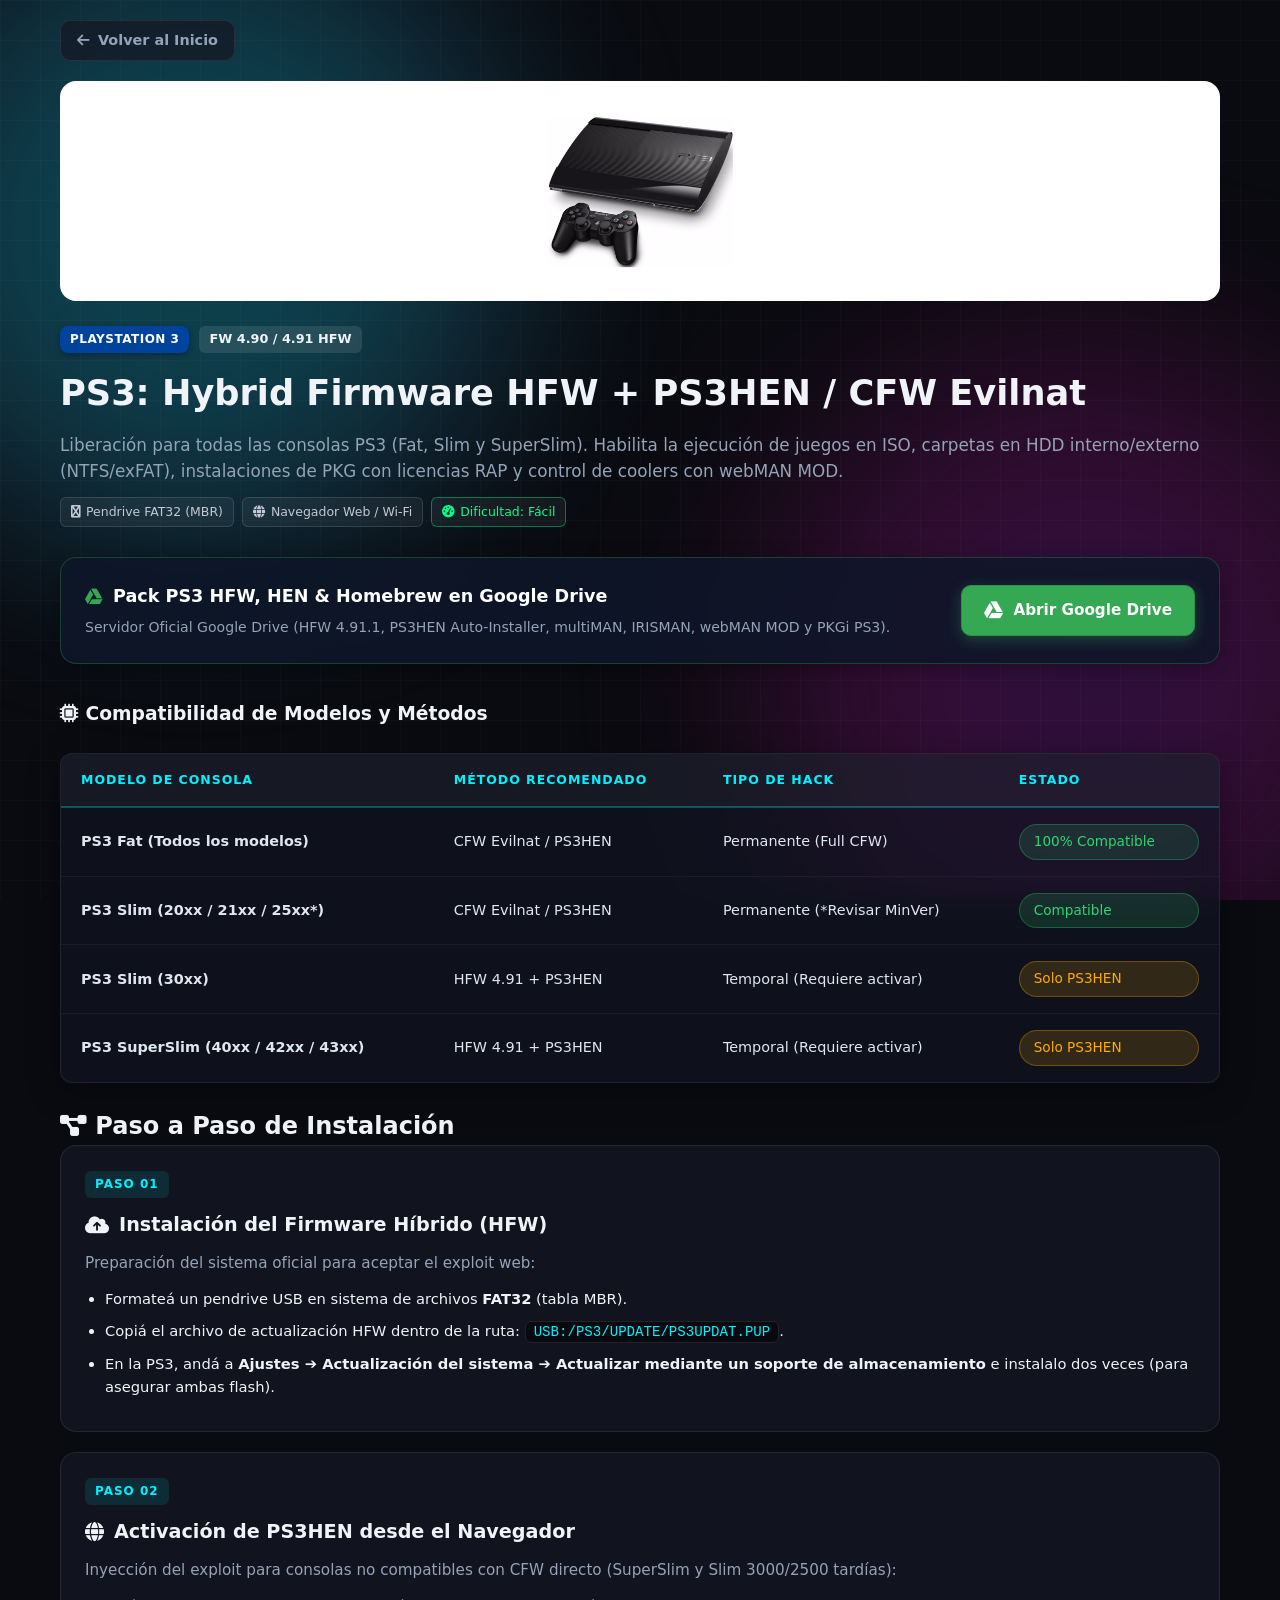
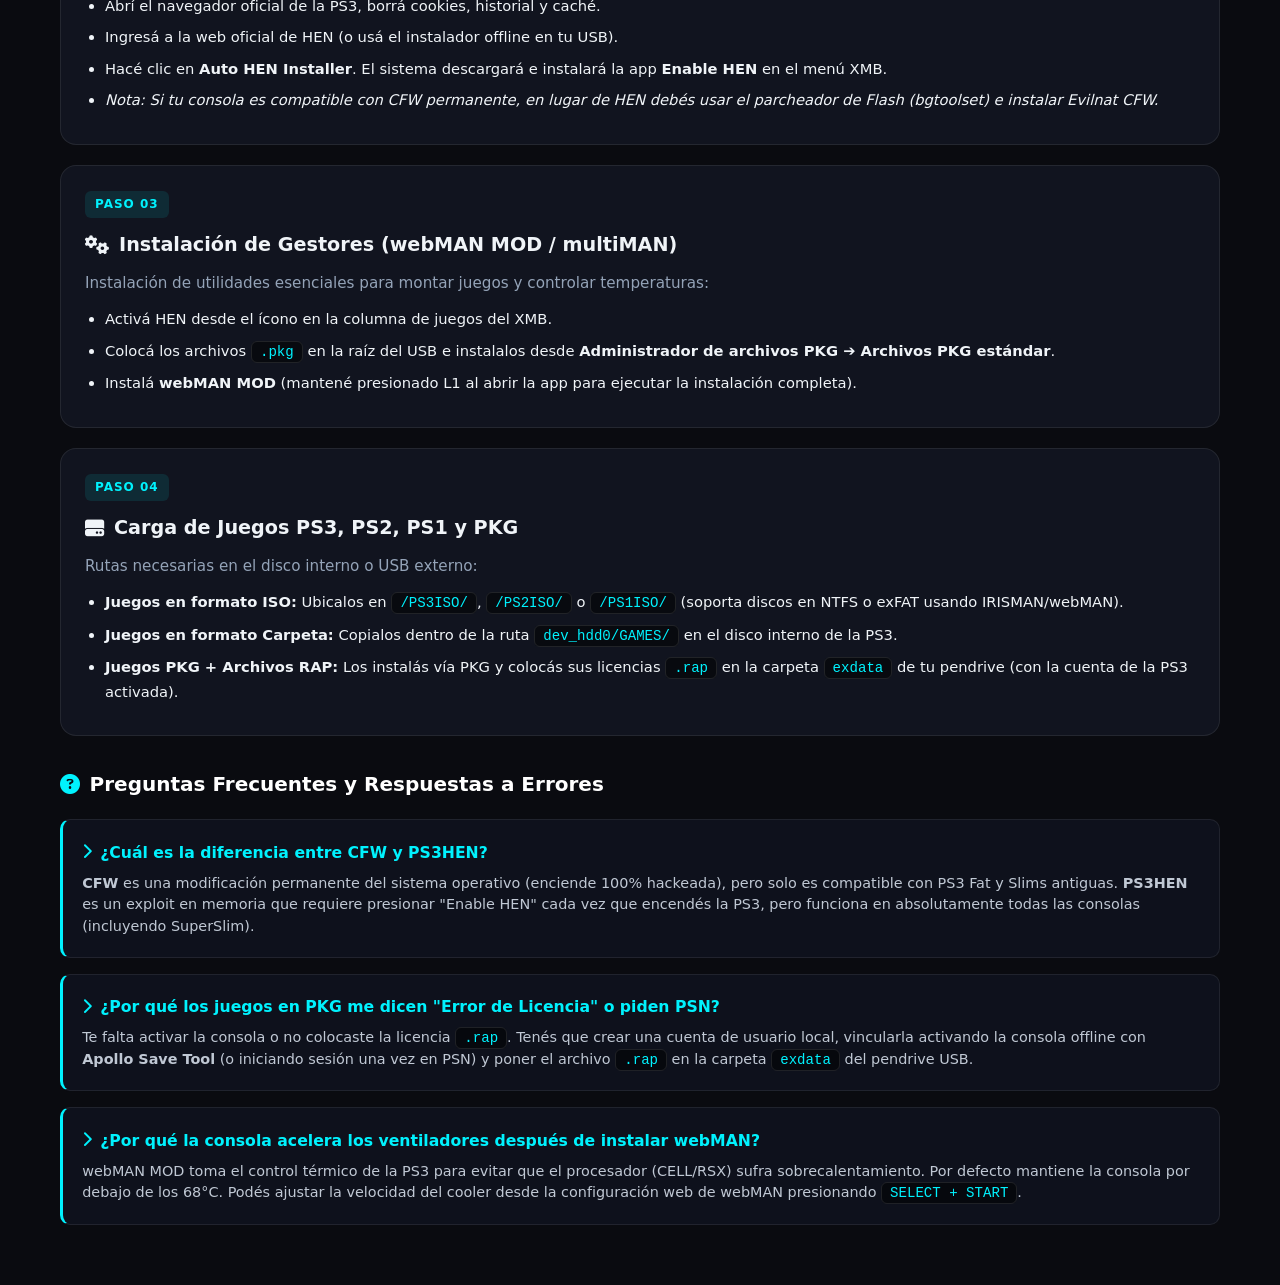
<file: ps3.html>
<!DOCTYPE html>
<html lang="es">
<head>
  <meta charset="UTF-8">
  <meta name="viewport" content="width=device-width, initial-scale=1.0">
  <title>PS3 Custom Firmware & HEN | Hackyntosh</title>
  <link rel="stylesheet" href="styles.css">
  <link rel="stylesheet" href="https://cdnjs.cloudflare.com/ajax/libs/font-awesome/6.4.0/css/all.min.css">
</head>
<body>

  <div class="aurora-bg">
    <div class="aurora-blob blob-1"></div>
    <div class="aurora-blob blob-2"></div>
    <div class="cyber-grid"></div>
  </div>

  <main class="main-layout">
    <a href="index.html" class="back-btn"><i class="fa-solid fa-arrow-left"></i> Volver al Inicio</a>

    <!-- Banner de la Consola -->
    <div class="guide-banner">
      <img src="img/ps3.jpg" alt="PS3 Banner">
    </div>

    <header class="guide-header">
      <div class="guide-title-group">
        <span class="badge ps">PlayStation 3</span>
        <span class="v-badge">FW 4.90 / 4.91 HFW</span>
      </div>
      <h1>PS3: Hybrid Firmware HFW + PS3HEN / CFW Evilnat</h1>
      <p class="guide-subtitle">
        Liberación para todas las consolas PS3 (Fat, Slim y SuperSlim). Habilita la ejecución de juegos en ISO, carpetas en HDD interno/externo (NTFS/exFAT), instalaciones de PKG con licencias RAP y control de coolers con webMAN MOD.
      </p>

      <!-- BADGES DE REQUISITOS Y DIFICULTAD -->
      <div class="req-badges-container">
        <span class="req-pill"><i class="fa-solid fa-usb"></i> Pendrive FAT32 (MBR)</span>
        <span class="req-pill"><i class="fa-solid fa-globe"></i> Navegador Web / Wi-Fi</span>
        <span class="req-pill diff-easy"><i class="fa-solid fa-gauge-high"></i> Dificultad: Fácil</span>
      </div>
    </header>

    <!-- Caja de Descarga GOOGLE DRIVE -->
    <div class="download-card">
      <div class="download-info">
        <h3><i class="fa-brands fa-google-drive" style="color: #34a853;"></i> Pack PS3 HFW, HEN & Homebrew en Google Drive</h3>
        <p>Servidor Oficial Google Drive (HFW 4.91.1, PS3HEN Auto-Installer, multiMAN, IRISMAN, webMAN MOD y PKGi PS3).</p>
      </div>
      <a href="https://drive.google.com/drive/u/2/folders/1G0Rab5jWZWTLZ0Rjg5niTD4JiaUmaSMQ" target="_blank" rel="noopener noreferrer" class="dl-btn-gdrive">
        <i class="fa-brands fa-google-drive"></i> Abrir Google Drive
      </a>
    </div>

    <!-- TABLA DE COMPATIBILIDAD -->
    <h3><i class="fa-solid fa-microchip"></i> Compatibilidad de Modelos y Métodos</h3>

    <div class="table-container">
      <table class="custom-table">
        <thead>
          <tr>
            <th>Modelo de Consola</th>
            <th>Método Recomendado</th>
            <th>Tipo de Hack</th>
            <th>Estado</th>
          </tr>
        </thead>
        <tbody>
          <tr>
            <td><strong>PS3 Fat (Todos los modelos)</strong></td>
            <td>CFW Evilnat / PS3HEN</td>
            <td>Permanente (Full CFW)</td>
            <td><span class="status-pill success">100% Compatible</span></td>
          </tr>
          <tr>
            <td><strong>PS3 Slim (20xx / 21xx / 25xx*)</strong></td>
            <td>CFW Evilnat / PS3HEN</td>
            <td>Permanente (*Revisar MinVer)</td>
            <td><span class="status-pill success">Compatible</span></td>
          </tr>
          <tr>
            <td><strong>PS3 Slim (30xx)</strong></td>
            <td>HFW 4.91 + PS3HEN</td>
            <td>Temporal (Requiere activar)</td>
            <td><span class="status-pill warning">Solo PS3HEN</span></td>
          </tr>
          <tr>
            <td><strong>PS3 SuperSlim (40xx / 42xx / 43xx)</strong></td>
            <td>HFW 4.91 + PS3HEN</td>
            <td>Temporal (Requiere activar)</td>
            <td><span class="status-pill warning">Solo PS3HEN</span></td>
          </tr>
        </tbody>
      </table>
    </div>

    <!-- PASOS DE INSTALACIÓN -->
    <h2 class="section-title"><i class="fa-solid fa-diagram-project"></i> Paso a Paso de Instalación</h2>

    <div class="steps-container">

      <div class="step-card">
        <span class="step-number">Paso 01</span>
        <h3><i class="fa-solid fa-cloud-arrow-up"></i> Instalación del Firmware Híbrido (HFW)</h3>
        <p>Preparación del sistema oficial para aceptar el exploit web:</p>
        <ul>
          <li>Formateá un pendrive USB en sistema de archivos <strong>FAT32</strong> (tabla MBR).</li>
          <li>Copiá el archivo de actualización HFW dentro de la ruta: <code>USB:/PS3/UPDATE/PS3UPDAT.PUP</code>.</li>
          <li>En la PS3, andá a <strong>Ajustes ➔ Actualización del sistema ➔ Actualizar mediante un soporte de almacenamiento</strong> e instalalo dos veces (para asegurar ambas flash).</li>
        </ul>
      </div>

      <div class="step-card">
        <span class="step-number">Paso 02</span>
        <h3><i class="fa-solid fa-globe"></i> Activación de PS3HEN desde el Navegador</h3>
        <p>Inyección del exploit para consolas no compatibles con CFW directo (SuperSlim y Slim 3000/2500 tardías):</p>
        <ul>
          <li>Abrí el navegador oficial de la PS3, borrá cookies, historial y caché.</li>
          <li>Ingresá a la web oficial de HEN (o usá el instalador offline en tu USB).</li>
          <li>Hacé clic en <strong>Auto HEN Installer</strong>. El sistema descargará e instalará la app <strong>Enable HEN</strong> en el menú XMB.</li>
          <li><em>Nota: Si tu consola es compatible con CFW permanente, en lugar de HEN debés usar el parcheador de Flash (bgtoolset) e instalar Evilnat CFW.</em></li>
        </ul>
      </div>

      <div class="step-card">
        <span class="step-number">Paso 03</span>
        <h3><i class="fa-solid fa-gears"></i> Instalación de Gestores (webMAN MOD / multiMAN)</h3>
        <p>Instalación de utilidades esenciales para montar juegos y controlar temperaturas:</p>
        <ul>
          <li>Activá HEN desde el ícono en la columna de juegos del XMB.</li>
          <li>Colocá los archivos <code>.pkg</code> en la raíz del USB e instalalos desde <strong>Administrador de archivos PKG ➔ Archivos PKG estándar</strong>.</li>
          <li>Instalá <strong>webMAN MOD</strong> (mantené presionado <kbd>L1</kbd> al abrir la app para ejecutar la instalación completa).</li>
        </ul>
      </div>

      <div class="step-card">
        <span class="step-number">Paso 04</span>
        <h3><i class="fa-solid fa-hard-drive"></i> Carga de Juegos PS3, PS2, PS1 y PKG</h3>
        <p>Rutas necesarias en el disco interno o USB externo:</p>
        <ul>
          <li><strong>Juegos en formato ISO:</strong> Ubicalos en <code>/PS3ISO/</code>, <code>/PS2ISO/</code> o <code>/PS1ISO/</code> (soporta discos en NTFS o exFAT usando IRISMAN/webMAN).</li>
          <li><strong>Juegos en formato Carpeta:</strong> Copialos dentro de la ruta <code>dev_hdd0/GAMES/</code> en el disco interno de la PS3.</li>
          <li><strong>Juegos PKG + Archivos RAP:</strong> Los instalás vía PKG y colocás sus licencias <code>.rap</code> en la carpeta <code>exdata</code> de tu pendrive (con la cuenta de la PS3 activada).</li>
        </ul>
      </div>

    </div>

    <!-- PREGUNTAS FRECUENTES -->
    <section class="faq-section">
      <h2 class="faq-title">
        <i class="fa-solid fa-circle-question"></i> Preguntas Frecuentes y Respuestas a Errores
      </h2>

      <div class="faq-grid">

        <div class="faq-card">
          <div class="faq-question">
            <i class="fa-solid fa-chevron-right"></i> ¿Cuál es la diferencia entre CFW y PS3HEN?
          </div>
          <p class="faq-answer">
            <strong>CFW</strong> es una modificación permanente del sistema operativo (enciende 100% hackeada), pero solo es compatible con PS3 Fat y Slims antiguas. <strong>PS3HEN</strong> es un exploit en memoria que requiere presionar "Enable HEN" cada vez que encendés la PS3, pero funciona en absolutamente todas las consolas (incluyendo SuperSlim).
          </p>
        </div>

        <div class="faq-card">
          <div class="faq-question">
            <i class="fa-solid fa-chevron-right"></i> ¿Por qué los juegos en PKG me dicen "Error de Licencia" o piden PSN?
          </div>
          <p class="faq-answer">
            Te falta activar la consola o no colocaste la licencia <code>.rap</code>. Tenés que crear una cuenta de usuario local, vincularla activando la consola offline con <strong>Apollo Save Tool</strong> (o iniciando sesión una vez en PSN) y poner el archivo <code>.rap</code> en la carpeta <code>exdata</code> del pendrive USB.
          </p>
        </div>

        <div class="faq-card">
          <div class="faq-question">
            <i class="fa-solid fa-chevron-right"></i> ¿Por qué la consola acelera los ventiladores después de instalar webMAN?
          </div>
          <p class="faq-answer">
            webMAN MOD toma el control térmico de la PS3 para evitar que el procesador (CELL/RSX) sufra sobrecalentamiento. Por defecto mantiene la consola por debajo de los 68°C. Podés ajustar la velocidad del cooler desde la configuración web de webMAN presionando <code>SELECT + START</code>.
          </p>
        </div>

      </div>
    </section>

  </main>
</body>
</html>
</file>
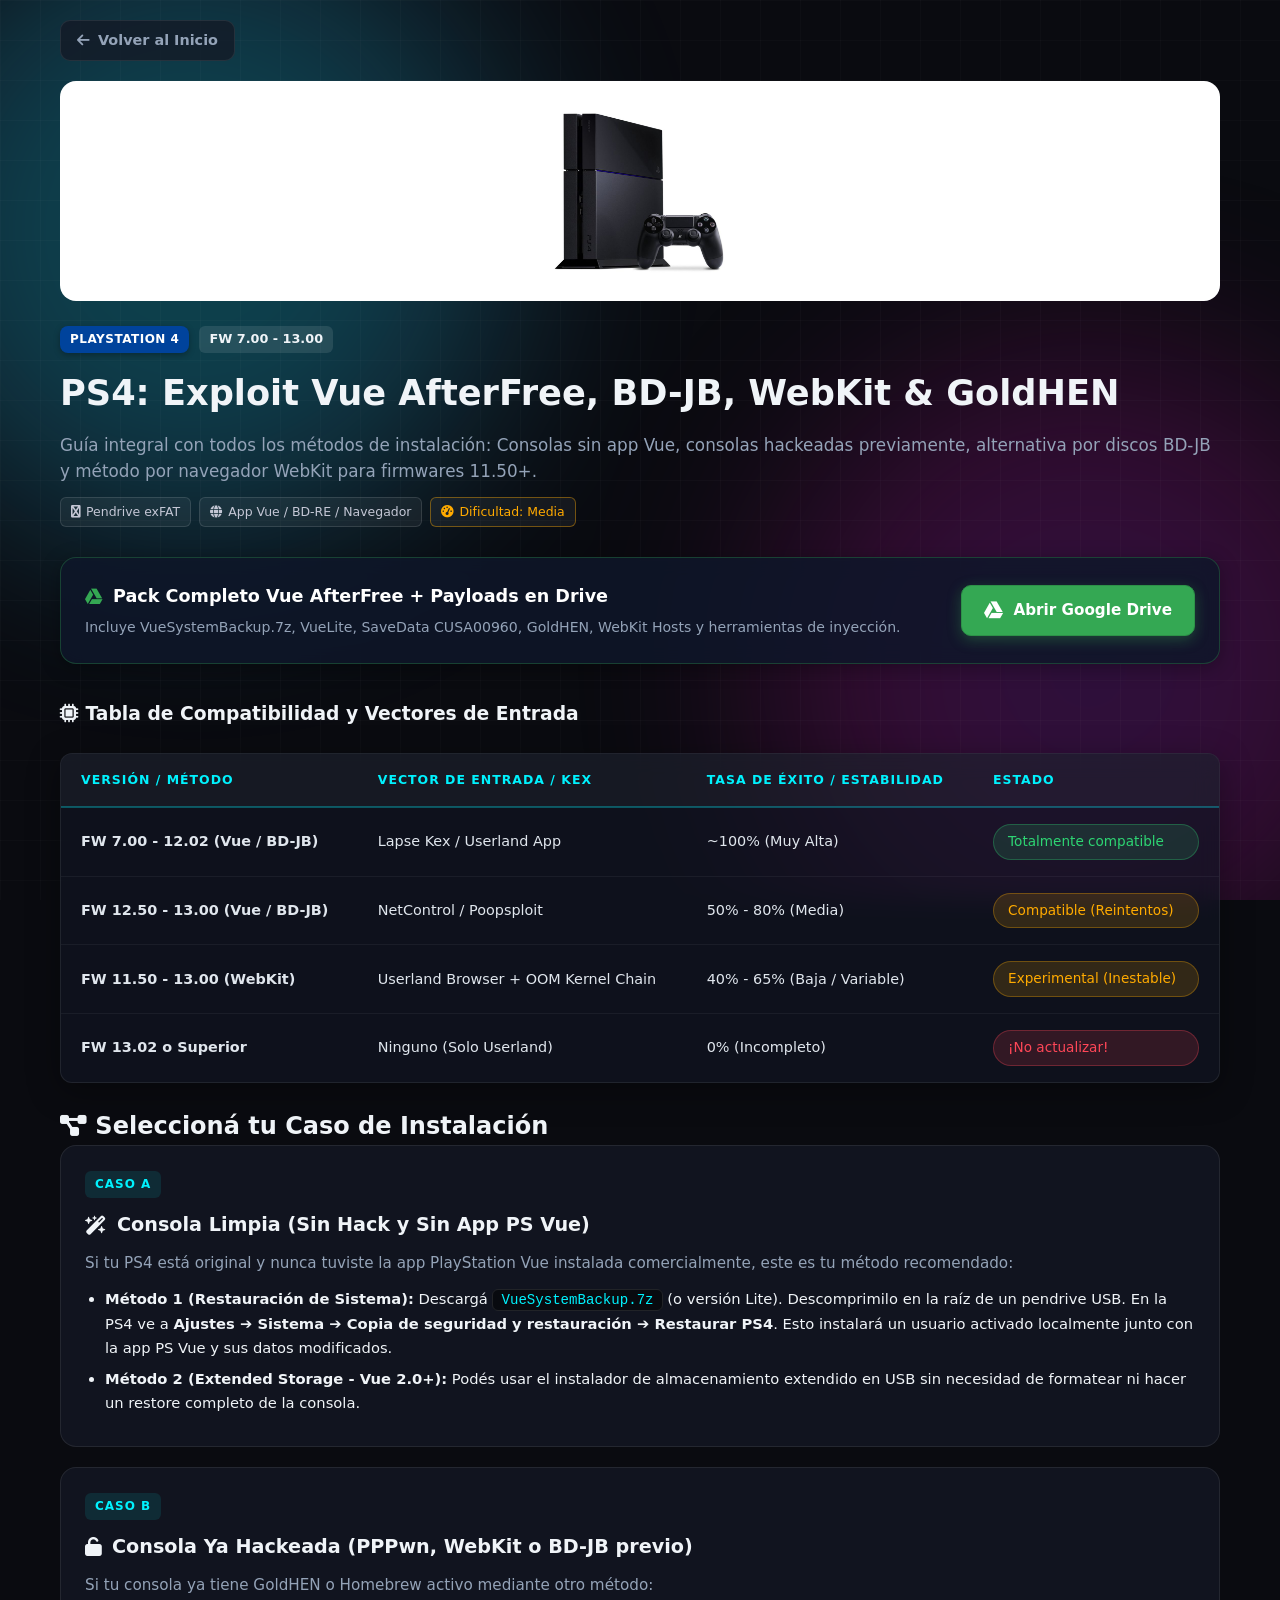
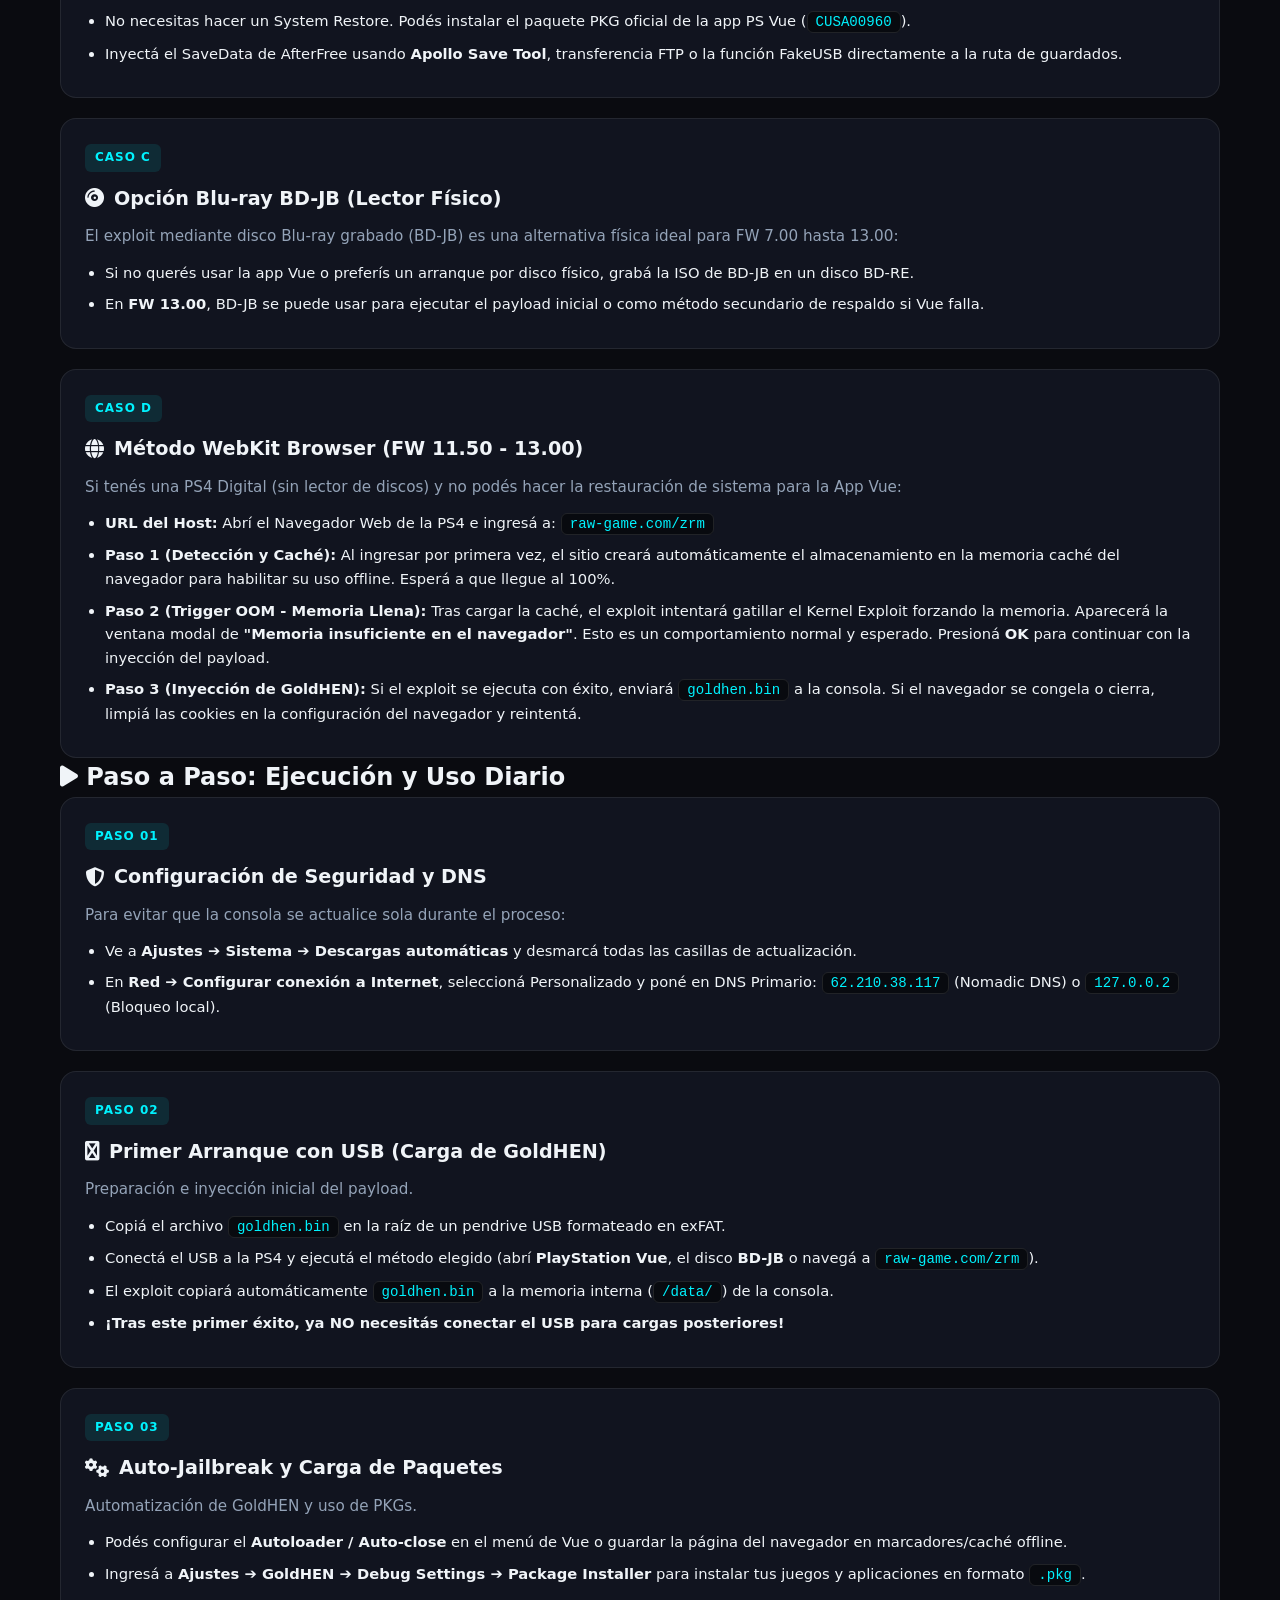
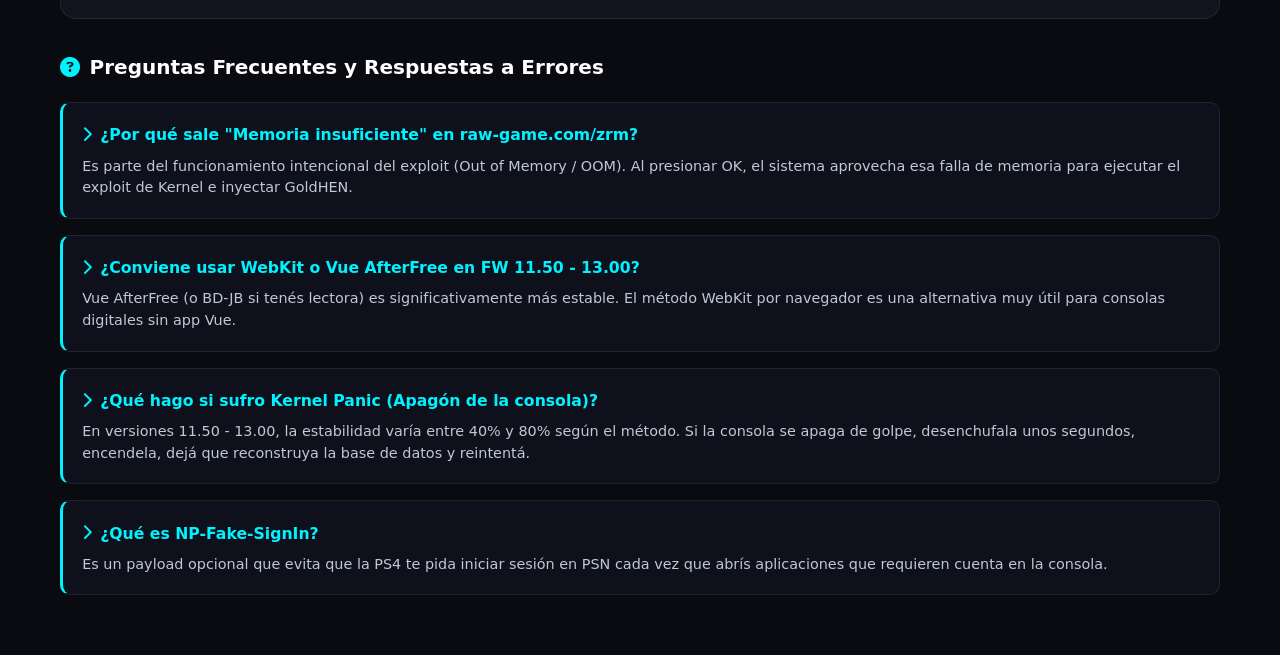
<file: ps4.html>
<!DOCTYPE html>
<html lang="es">
<head>
  <meta charset="UTF-8">
  <meta name="viewport" content="width=device-width, initial-scale=1.0">
  <title>PS4 Vue AfterFree, BD-JB & WebKit | Hackyntosh</title>
  <link rel="stylesheet" href="styles.css">
  <link rel="stylesheet" href="https://cdnjs.cloudflare.com/ajax/libs/font-awesome/6.4.0/css/all.min.css">
</head>
<body>

  <div class="aurora-bg">
    <div class="aurora-blob blob-1"></div>
    <div class="aurora-blob blob-2"></div>
    <div class="cyber-grid"></div>
  </div>

  <main class="main-layout">
    <a href="index.html" class="back-btn"><i class="fa-solid fa-arrow-left"></i> Volver al Inicio</a>

    <!-- Banner de la Consola -->
    <div class="guide-banner">
      <img src="img/ps4.jpg" alt="PS4 Banner">
    </div>

    <header class="guide-header">
      <div class="guide-title-group">
        <span class="badge ps">PlayStation 4</span>
        <span class="v-badge">FW 7.00 - 13.00</span>
      </div>
      <h1>PS4: Exploit Vue AfterFree, BD-JB, WebKit & GoldHEN</h1>
      <p class="guide-subtitle">
        Guía integral con todos los métodos de instalación: Consolas sin app Vue, consolas hackeadas previamente, alternativa por discos BD-JB y método por navegador WebKit para firmwares 11.50+.
      </p>

      <!-- BADGES DE REQUISITOS Y DIFICULTAD -->
      <div class="req-badges-container">
        <span class="req-pill"><i class="fa-solid fa-usb"></i> Pendrive exFAT</span>
        <span class="req-pill"><i class="fa-solid fa-globe"></i> App Vue / BD-RE / Navegador</span>
        <span class="req-pill diff-medium"><i class="fa-solid fa-gauge-high"></i> Dificultad: Media</span>
      </div>
    </header>

    <!-- Caja de Descarga GOOGLE DRIVE -->
    <div class="download-card">
      <div class="download-info">
        <h3><i class="fa-brands fa-google-drive" style="color: #34a853;"></i> Pack Completo Vue AfterFree + Payloads en Drive</h3>
        <p>Incluye VueSystemBackup.7z, VueLite, SaveData CUSA00960, GoldHEN, WebKit Hosts y herramientas de inyección.</p>
      </div>
      <a href="https://drive.google.com/drive/u/2/folders/1QUvOzPDXCzslBnyq9eJ0U6OVS0SQXMMD" target="_blank" rel="noopener noreferrer" class="dl-btn-gdrive">
        <i class="fa-brands fa-google-drive"></i> Abrir Google Drive
      </a>
    </div>

    <h3><i class="fa-solid fa-microchip"></i> Tabla de Compatibilidad y Vectores de Entrada</h3>

    <div class="table-container">
      <table class="custom-table">
        <thead>
          <tr>
            <th>Versión / Método</th>
            <th>Vector de Entrada / Kex</th>
            <th>Tasa de Éxito / Estabilidad</th>
            <th>Estado</th>
          </tr>
        </thead>
        <tbody>
          <tr>
            <td><strong>FW 7.00 - 12.02 (Vue / BD-JB)</strong></td>
            <td>Lapse Kex / Userland App</td>
            <td>~100% (Muy Alta)</td>
            <td><span class="status-pill success">Totalmente compatible</span></td>
          </tr>
          <tr>
            <td><strong>FW 12.50 - 13.00 (Vue / BD-JB)</strong></td>
            <td>NetControl / Poopsploit</td>
            <td>50% - 80% (Media)</td>
            <td><span class="status-pill warning">Compatible (Reintentos)</span></td>
          </tr>
          <tr>
            <td><strong>FW 11.50 - 13.00 (WebKit)</strong></td>
            <td>Userland Browser + OOM Kernel Chain</td>
            <td>40% - 65% (Baja / Variable)</td>
            <td><span class="status-pill warning">Experimental (Inestable)</span></td>
          </tr>
          <tr>
            <td><strong>FW 13.02 o Superior</strong></td>
            <td>Ninguno (Solo Userland)</td>
            <td>0% (Incompleto)</td>
            <td><span class="status-pill danger">¡No actualizar!</span></td>
          </tr>
        </tbody>
      </table>
    </div>

    <!-- RUTA Y ESCENARIOS DE INSTALACIÓN -->
    <h2 class="section-title"><i class="fa-solid fa-diagram-project"></i> Seleccioná tu Caso de Instalación</h2>

    <div class="steps-container">

      <!-- CASO 1: Consola Limpia -->
      <div class="step-card highlight-card">
        <span class="step-number">CASO A</span>
        <h3><i class="fa-solid fa-wand-magic-sparkles"></i> Consola Limpia (Sin Hack y Sin App PS Vue)</h3>
        <p>Si tu PS4 está original y nunca tuviste la app PlayStation Vue instalada comercialmente, este es tu método recomendado:</p>
        <ul>
          <li><strong>Método 1 (Restauración de Sistema):</strong> Descargá <code>VueSystemBackup.7z</code> (o versión Lite). Descomprimilo en la raíz de un pendrive USB. En la PS4 ve a <strong>Ajustes ➔ Sistema ➔ Copia de seguridad y restauración ➔ Restaurar PS4</strong>. Esto instalará un usuario activado localmente junto con la app PS Vue y sus datos modificados.</li>
          <li><strong>Método 2 (Extended Storage - Vue 2.0+):</strong> Podés usar el instalador de almacenamiento extendido en USB sin necesidad de formatear ni hacer un restore completo de la consola.</li>
        </ul>
      </div>

      <!-- CASO 2: Consola Ya Hackeada -->
      <div class="step-card">
        <span class="step-number">CASO B</span>
        <h3><i class="fa-solid fa-unlock"></i> Consola Ya Hackeada (PPPwn, WebKit o BD-JB previo)</h3>
        <p>Si tu consola ya tiene GoldHEN o Homebrew activo mediante otro método:</p>
        <ul>
          <li>No necesitas hacer un System Restore. Podés instalar el paquete PKG oficial de la app PS Vue (<code>CUSA00960</code>).</li>
          <li>Inyectá el SaveData de AfterFree usando <strong>Apollo Save Tool</strong>, transferencia FTP o la función FakeUSB directamente a la ruta de guardados.</li>
        </ul>
      </div>

      <!-- CASO 3: Opción Blu-ray BD-JB -->
      <div class="step-card">
        <span class="step-number">CASO C</span>
        <h3><i class="fa-solid fa-compact-disc"></i> Opción Blu-ray BD-JB (Lector Físico)</h3>
        <p>El exploit mediante disco Blu-ray grabado (BD-JB) es una alternativa física ideal para FW 7.00 hasta 13.00:</p>
        <ul>
          <li>Si no querés usar la app Vue o preferís un arranque por disco físico, grabá la ISO de BD-JB en un disco BD-RE.</li>
          <li>En <strong>FW 13.00</strong>, BD-JB se puede usar para ejecutar el payload inicial o como método secundario de respaldo si Vue falla.</li>
        </ul>
      </div>

      <!-- CASO 4: Opción WebKit Experimental -->
      <div class="step-card warning-card">
        <span class="step-number">CASO D</span>
        <h3><i class="fa-solid fa-globe"></i> Método WebKit Browser (FW 11.50 - 13.00)</h3>
        <p>Si tenés una PS4 Digital (sin lector de discos) y no podés hacer la restauración de sistema para la App Vue:</p>
        <ul>
          <li><strong>URL del Host:</strong> Abrí el Navegador Web de la PS4 e ingresá a: <code>raw-game.com/zrm</code></li>
          <li><strong>Paso 1 (Detección y Caché):</strong> Al ingresar por primera vez, el sitio creará automáticamente el almacenamiento en la memoria caché del navegador para habilitar su uso offline. Esperá a que llegue al 100%.</li>
          <li><strong>Paso 2 (Trigger OOM - Memoria Llena):</strong> Tras cargar la caché, el exploit intentará gatillar el Kernel Exploit forzando la memoria. Aparecerá la ventana modal de <strong>"Memoria insuficiente en el navegador"</strong>. Esto es un comportamiento normal y esperado. Presioná <strong>OK</strong> para continuar con la inyección del payload.</li>
          <li><strong>Paso 3 (Inyección de GoldHEN):</strong> Si el exploit se ejecuta con éxito, enviará <code>goldhen.bin</code> a la consola. Si el navegador se congela o cierra, limpiá las cookies en la configuración del navegador y reintentá.</li>
        </ul>
      </div>

    </div>

    <!-- PASO A PASO EJECUCIÓN -->
    <h2 class="section-title"><i class="fa-solid fa-play"></i> Paso a Paso: Ejecución y Uso Diario</h2>

    <div class="steps-container">

      <div class="step-card">
        <span class="step-number">Paso 01</span>
        <h3><i class="fa-solid fa-shield-halved"></i> Configuración de Seguridad y DNS</h3>
        <p>Para evitar que la consola se actualice sola durante el proceso:</p>
        <ul>
          <li>Ve a <strong>Ajustes ➔ Sistema ➔ Descargas automáticas</strong> y desmarcá todas las casillas de actualización.</li>
          <li>En <strong>Red ➔ Configurar conexión a Internet</strong>, seleccioná Personalizado y poné en DNS Primario: <code>62.210.38.117</code> (Nomadic DNS) o <code>127.0.0.2</code> (Bloqueo local).</li>
        </ul>
      </div>

      <div class="step-card">
        <span class="step-number">Paso 02</span>
        <h3><i class="fa-solid fa-usb"></i> Primer Arranque con USB (Carga de GoldHEN)</h3>
        <p>Preparación e inyección inicial del payload.</p>
        <ul>
          <li>Copiá el archivo <code>goldhen.bin</code> en la raíz de un pendrive USB formateado en exFAT.</li>
          <li>Conectá el USB a la PS4 y ejecutá el método elegido (abrí <strong>PlayStation Vue</strong>, el disco <strong>BD-JB</strong> o navegá a <code>raw-game.com/zrm</code>).</li>
          <li>El exploit copiará automáticamente <code>goldhen.bin</code> a la memoria interna (<code>/data/</code>) de la consola.</li>
          <li><strong>¡Tras este primer éxito, ya NO necesitás conectar el USB para cargas posteriores!</strong></li>
        </ul>
      </div>

      <div class="step-card">
        <span class="step-number">Paso 03</span>
        <h3><i class="fa-solid fa-gears"></i> Auto-Jailbreak y Carga de Paquetes</h3>
        <p>Automatización de GoldHEN y uso de PKGs.</p>
        <ul>
          <li>Podés configurar el <strong>Autoloader / Auto-close</strong> en el menú de Vue o guardar la página del navegador en marcadores/caché offline.</li>
          <li>Ingresá a <strong>Ajustes ➔ GoldHEN ➔ Debug Settings ➔ Package Installer</strong> para instalar tus juegos y aplicaciones en formato <code>.pkg</code>.</li>
        </ul>
      </div>

    </div>

    <!-- PREGUNTAS FRECUENTES -->
    <section class="faq-section">
      <h2 class="faq-title">
        <i class="fa-solid fa-circle-question"></i> Preguntas Frecuentes y Respuestas a Errores
      </h2>

      <div class="faq-grid">

        <div class="faq-card">
          <div class="faq-question">
            <i class="fa-solid fa-chevron-right"></i> ¿Por qué sale "Memoria insuficiente" en raw-game.com/zrm?
          </div>
          <p class="faq-answer">
            Es parte del funcionamiento intencional del exploit (Out of Memory / OOM). Al presionar OK, el sistema aprovecha esa falla de memoria para ejecutar el exploit de Kernel e inyectar GoldHEN.
          </p>
        </div>

        <div class="faq-card">
          <div class="faq-question">
            <i class="fa-solid fa-chevron-right"></i> ¿Conviene usar WebKit o Vue AfterFree en FW 11.50 - 13.00?
          </div>
          <p class="faq-answer">
            Vue AfterFree (o BD-JB si tenés lectora) es significativamente más estable. El método WebKit por navegador es una alternativa muy útil para consolas digitales sin app Vue.
          </p>
        </div>

        <div class="faq-card">
          <div class="faq-question">
            <i class="fa-solid fa-chevron-right"></i> ¿Qué hago si sufro Kernel Panic (Apagón de la consola)?
          </div>
          <p class="faq-answer">
            En versiones 11.50 - 13.00, la estabilidad varía entre 40% y 80% según el método. Si la consola se apaga de golpe, desenchufala unos segundos, encendela, dejá que reconstruya la base de datos y reintentá.
          </p>
        </div>

        <div class="faq-card">
          <div class="faq-question">
            <i class="fa-solid fa-chevron-right"></i> ¿Qué es NP-Fake-SignIn?
          </div>
          <p class="faq-answer">
            Es un payload opcional que evita que la PS4 te pida iniciar sesión en PSN cada vez que abrís aplicaciones que requieren cuenta en la consola.
          </p>
        </div>

      </div>
    </section>

  </main>
</body>
</html>
</file>
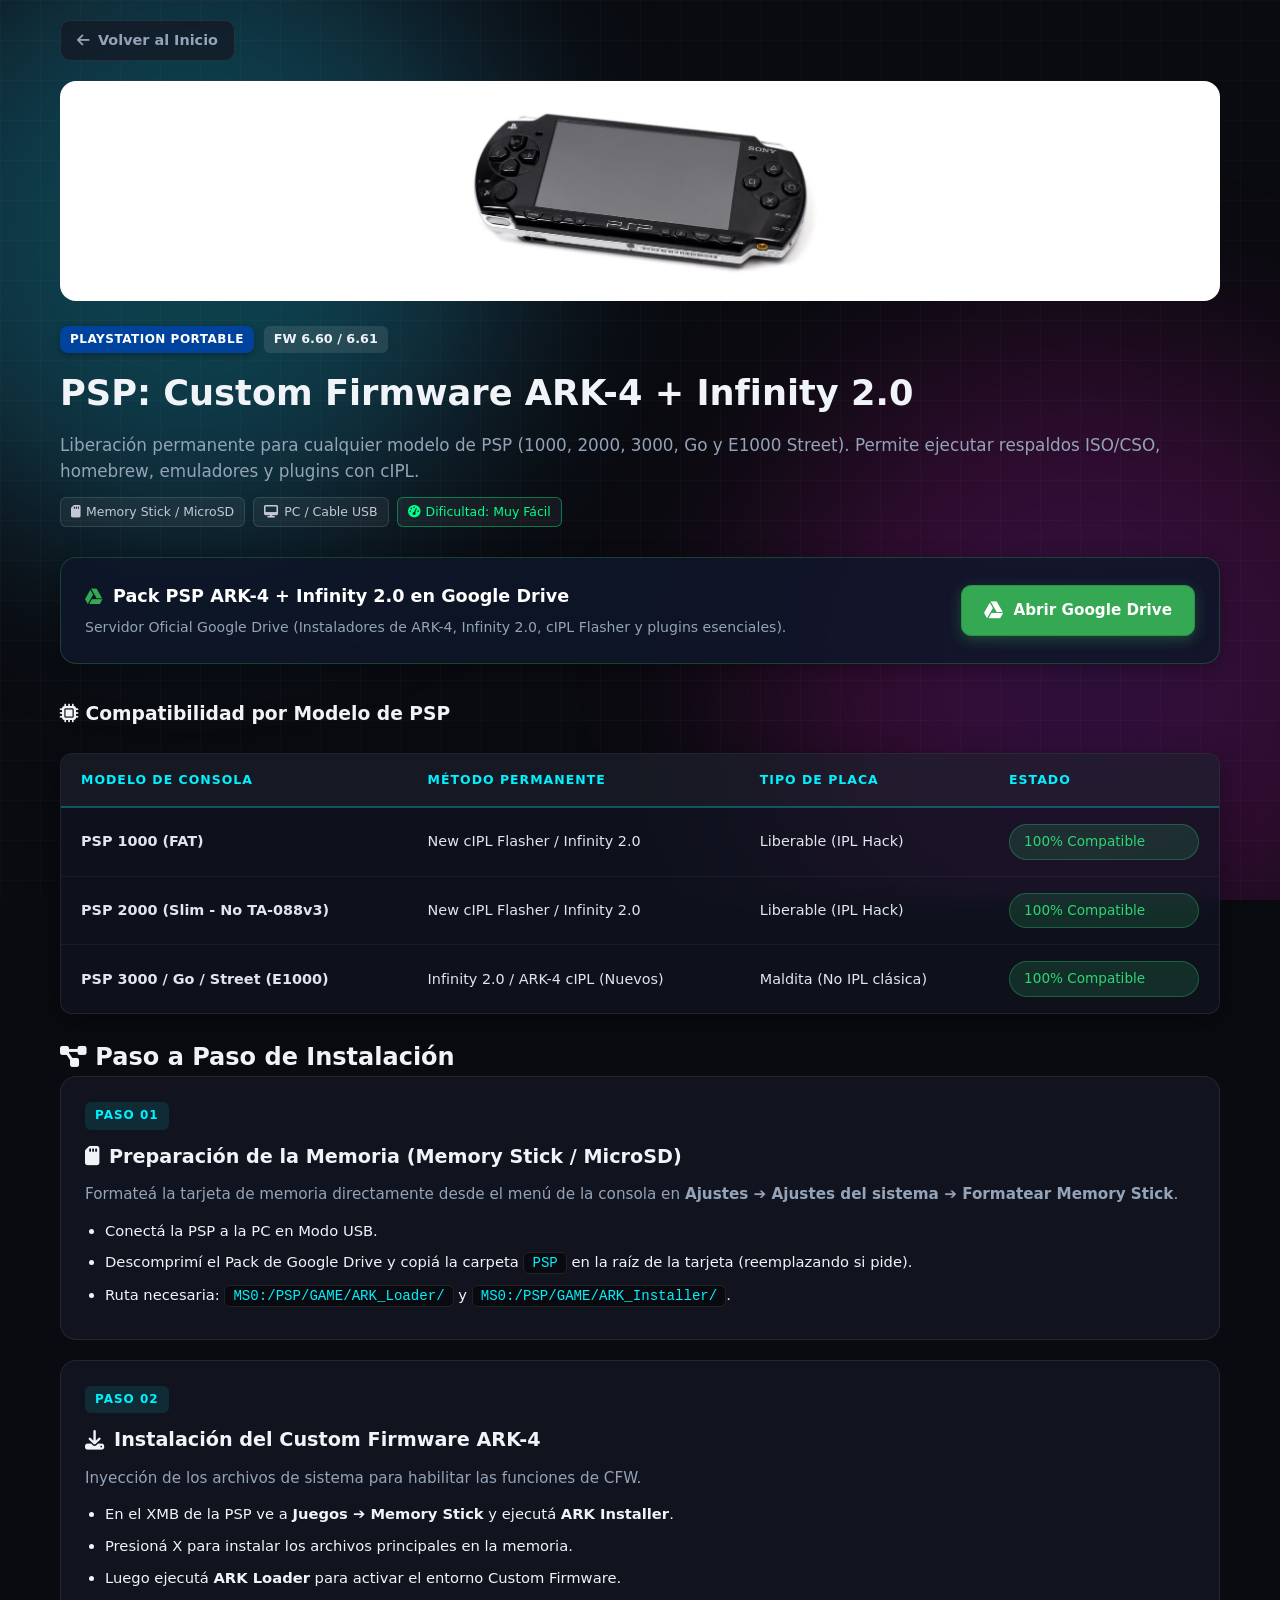
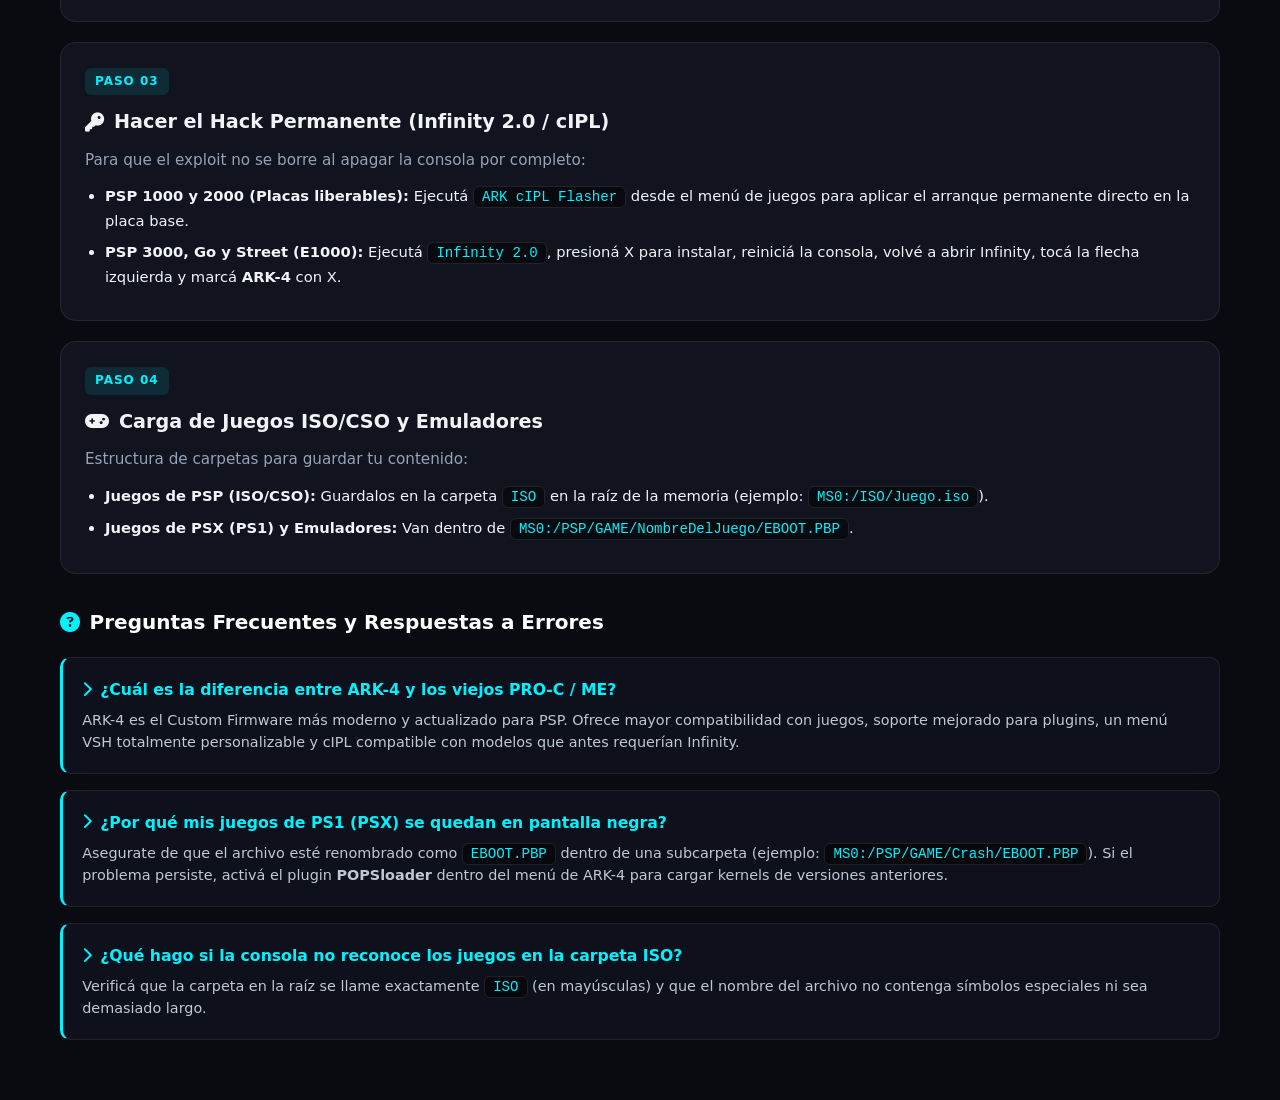
<file: psp.html>
<!DOCTYPE html>
<html lang="es">
<head>
  <meta charset="UTF-8">
  <meta name="viewport" content="width=device-width, initial-scale=1.0">
  <title>PSP ARK-4 & Infinity 2.0 | Hackyntosh</title>
  <link rel="stylesheet" href="styles.css">
  <link rel="stylesheet" href="https://cdnjs.cloudflare.com/ajax/libs/font-awesome/6.4.0/css/all.min.css">
</head>
<body>

  <div class="aurora-bg">
    <div class="aurora-blob blob-1"></div>
    <div class="aurora-blob blob-2"></div>
    <div class="cyber-grid"></div>
  </div>

  <main class="main-layout">
    <a href="index.html" class="back-btn"><i class="fa-solid fa-arrow-left"></i> Volver al Inicio</a>

    <div class="guide-banner">
      <img src="img/psp.jpg" alt="PSP Banner">
    </div>

    <header class="guide-header">
      <div class="guide-title-group">
        <span class="badge ps">PlayStation Portable</span>
        <span class="v-badge">FW 6.60 / 6.61</span>
      </div>
      <h1>PSP: Custom Firmware ARK-4 + Infinity 2.0</h1>
      <p class="guide-subtitle">
        Liberación permanente para cualquier modelo de PSP (1000, 2000, 3000, Go y E1000 Street). Permite ejecutar respaldos ISO/CSO, homebrew, emuladores y plugins con cIPL.
      </p>

      <div class="req-badges-container">
        <span class="req-pill"><i class="fa-solid fa-sd-card"></i> Memory Stick / MicroSD</span>
        <span class="req-pill"><i class="fa-solid fa-desktop"></i> PC / Cable USB</span>
        <span class="req-pill diff-easy"><i class="fa-solid fa-gauge-high"></i> Dificultad: Muy Fácil</span>
      </div>
    </header>

    <div class="download-card">
      <div class="download-info">
        <h3><i class="fa-brands fa-google-drive" style="color: #34a853;"></i> Pack PSP ARK-4 + Infinity 2.0 en Google Drive</h3>
        <p>Servidor Oficial Google Drive (Instaladores de ARK-4, Infinity 2.0, cIPL Flasher y plugins esenciales).</p>
      </div>
      <a href="https://drive.google.com/drive/u/2/folders/18F3JDK_waGSRWob8ttSAVYOu48cupZIC" target="_blank" rel="noopener noreferrer" class="dl-btn-gdrive">
        <i class="fa-brands fa-google-drive"></i> Abrir Google Drive
      </a>
    </div>

    <h3><i class="fa-solid fa-microchip"></i> Compatibilidad por Modelo de PSP</h3>

    <div class="table-container">
      <table class="custom-table">
        <thead>
          <tr>
            <th>Modelo de Consola</th>
            <th>Método Permanente</th>
            <th>Tipo de Placa</th>
            <th>Estado</th>
          </tr>
        </thead>
        <tbody>
          <tr>
            <td><strong>PSP 1000 (FAT)</strong></td>
            <td>New cIPL Flasher / Infinity 2.0</td>
            <td>Liberable (IPL Hack)</td>
            <td><span class="status-pill success">100% Compatible</span></td>
          </tr>
          <tr>
            <td><strong>PSP 2000 (Slim - No TA-088v3)</strong></td>
            <td>New cIPL Flasher / Infinity 2.0</td>
            <td>Liberable (IPL Hack)</td>
            <td><span class="status-pill success">100% Compatible</span></td>
          </tr>
          <tr>
            <td><strong>PSP 3000 / Go / Street (E1000)</strong></td>
            <td>Infinity 2.0 / ARK-4 cIPL (Nuevos)</td>
            <td>Maldita (No IPL clásica)</td>
            <td><span class="status-pill success">100% Compatible</span></td>
          </tr>
        </tbody>
      </table>
    </div>

    <h2 class="section-title"><i class="fa-solid fa-diagram-project"></i> Paso a Paso de Instalación</h2>

    <div class="steps-container">

      <div class="step-card">
        <span class="step-number">Paso 01</span>
        <h3><i class="fa-solid fa-sd-card"></i> Preparación de la Memoria (Memory Stick / MicroSD)</h3>
        <p>Formateá la tarjeta de memoria directamente desde el menú de la consola en <strong>Ajustes ➔ Ajustes del sistema ➔ Formatear Memory Stick</strong>.</p>
        <ul>
          <li>Conectá la PSP a la PC en Modo USB.</li>
          <li>Descomprimí el Pack de Google Drive y copiá la carpeta <code>PSP</code> en la raíz de la tarjeta (reemplazando si pide).</li>
          <li>Ruta necesaria: <code>MS0:/PSP/GAME/ARK_Loader/</code> y <code>MS0:/PSP/GAME/ARK_Installer/</code>.</li>
        </ul>
      </div>

      <div class="step-card">
        <span class="step-number">Paso 02</span>
        <h3><i class="fa-solid fa-download"></i> Instalación del Custom Firmware ARK-4</h3>
        <p>Inyección de los archivos de sistema para habilitar las funciones de CFW.</p>
        <ul>
          <li>En el XMB de la PSP ve a <strong>Juegos ➔ Memory Stick</strong> y ejecutá <strong>ARK Installer</strong>.</li>
          <li>Presioná <kbd>X</kbd> para instalar los archivos principales en la memoria.</li>
          <li>Luego ejecutá <strong>ARK Loader</strong> para activar el entorno Custom Firmware.</li>
        </ul>
      </div>

      <div class="step-card">
        <span class="step-number">Paso 03</span>
        <h3><i class="fa-solid fa-key"></i> Hacer el Hack Permanente (Infinity 2.0 / cIPL)</h3>
        <p>Para que el exploit no se borre al apagar la consola por completo:</p>
        <ul>
          <li><strong>PSP 1000 y 2000 (Placas liberables):</strong> Ejecutá <code>ARK cIPL Flasher</code> desde el menú de juegos para aplicar el arranque permanente directo en la placa base.</li>
          <li><strong>PSP 3000, Go y Street (E1000):</strong> Ejecutá <code>Infinity 2.0</code>, presioná <kbd>X</kbd> para instalar, reiniciá la consola, volvé a abrir Infinity, tocá la flecha izquierda y marcá <strong>ARK-4</strong> con <kbd>X</kbd>.</li>
        </ul>
      </div>

      <div class="step-card">
        <span class="step-number">Paso 04</span>
        <h3><i class="fa-solid fa-gamepad"></i> Carga de Juegos ISO/CSO y Emuladores</h3>
        <p>Estructura de carpetas para guardar tu contenido:</p>
        <ul>
          <li><strong>Juegos de PSP (ISO/CSO):</strong> Guardalos en la carpeta <code>ISO</code> en la raíz de la memoria (ejemplo: <code>MS0:/ISO/Juego.iso</code>).</li>
          <li><strong>Juegos de PSX (PS1) y Emuladores:</strong> Van dentro de <code>MS0:/PSP/GAME/NombreDelJuego/EBOOT.PBP</code>.</li>
        </ul>
      </div>

    </div>

    <section class="faq-section">
      <h2 class="faq-title">
        <i class="fa-solid fa-circle-question"></i> Preguntas Frecuentes y Respuestas a Errores
      </h2>

      <div class="faq-grid">

        <div class="faq-card">
          <div class="faq-question">
            <i class="fa-solid fa-chevron-right"></i> ¿Cuál es la diferencia entre ARK-4 y los viejos PRO-C / ME?
          </div>
          <p class="faq-answer">
            ARK-4 es el Custom Firmware más moderno y actualizado para PSP. Ofrece mayor compatibilidad con juegos, soporte mejorado para plugins, un menú VSH totalmente personalizable y cIPL compatible con modelos que antes requerían Infinity.
          </p>
        </div>

        <div class="faq-card">
          <div class="faq-question">
            <i class="fa-solid fa-chevron-right"></i> ¿Por qué mis juegos de PS1 (PSX) se quedan en pantalla negra?
          </div>
          <p class="faq-answer">
            Asegurate de que el archivo esté renombrado como <code>EBOOT.PBP</code> dentro de una subcarpeta (ejemplo: <code>MS0:/PSP/GAME/Crash/EBOOT.PBP</code>). Si el problema persiste, activá el plugin <strong>POPSloader</strong> dentro del menú de ARK-4 para cargar kernels de versiones anteriores.
          </p>
        </div>

        <div class="faq-card">
          <div class="faq-question">
            <i class="fa-solid fa-chevron-right"></i> ¿Qué hago si la consola no reconoce los juegos en la carpeta ISO?
          </div>
          <p class="faq-answer">
            Verificá que la carpeta en la raíz se llame exactamente <code>ISO</code> (en mayúsculas) y que el nombre del archivo no contenga símbolos especiales ni sea demasiado largo.
          </p>
        </div>

      </div>
    </section>

  </main>

</body>
</html>
</file>
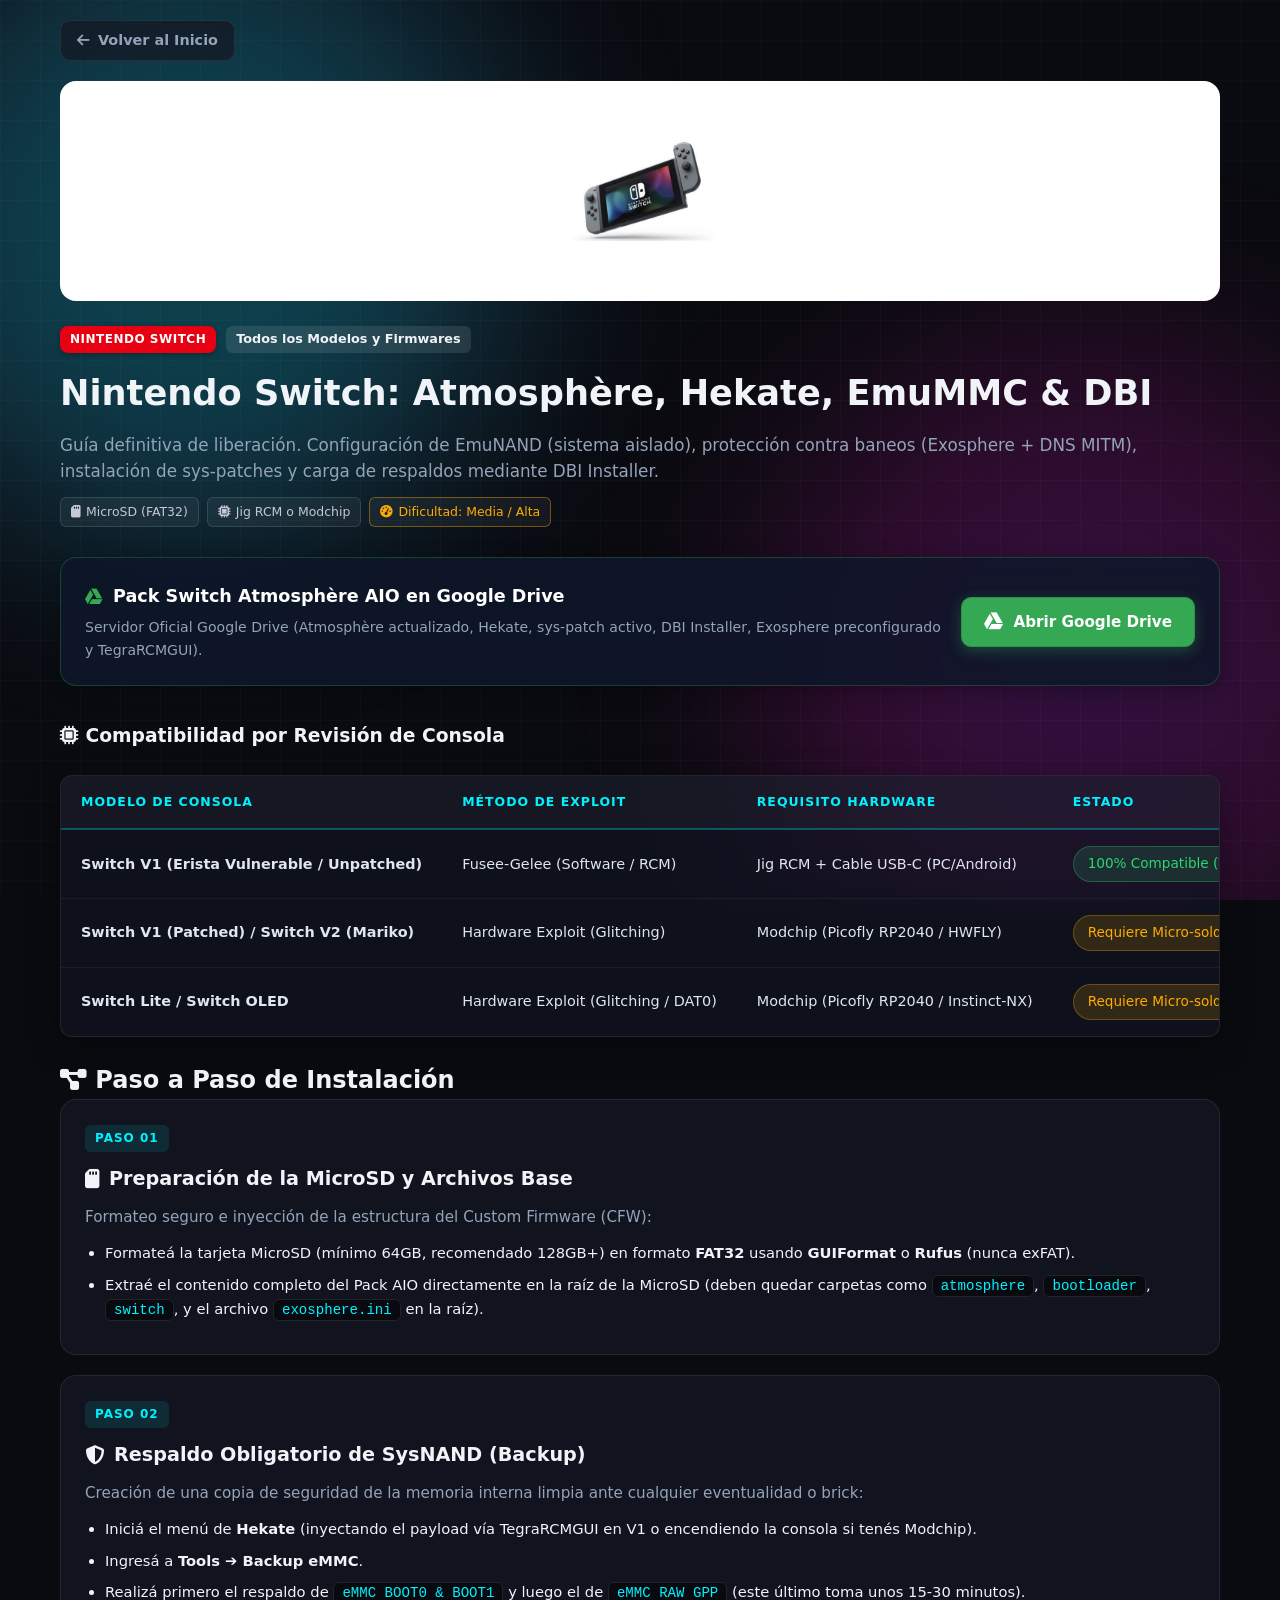
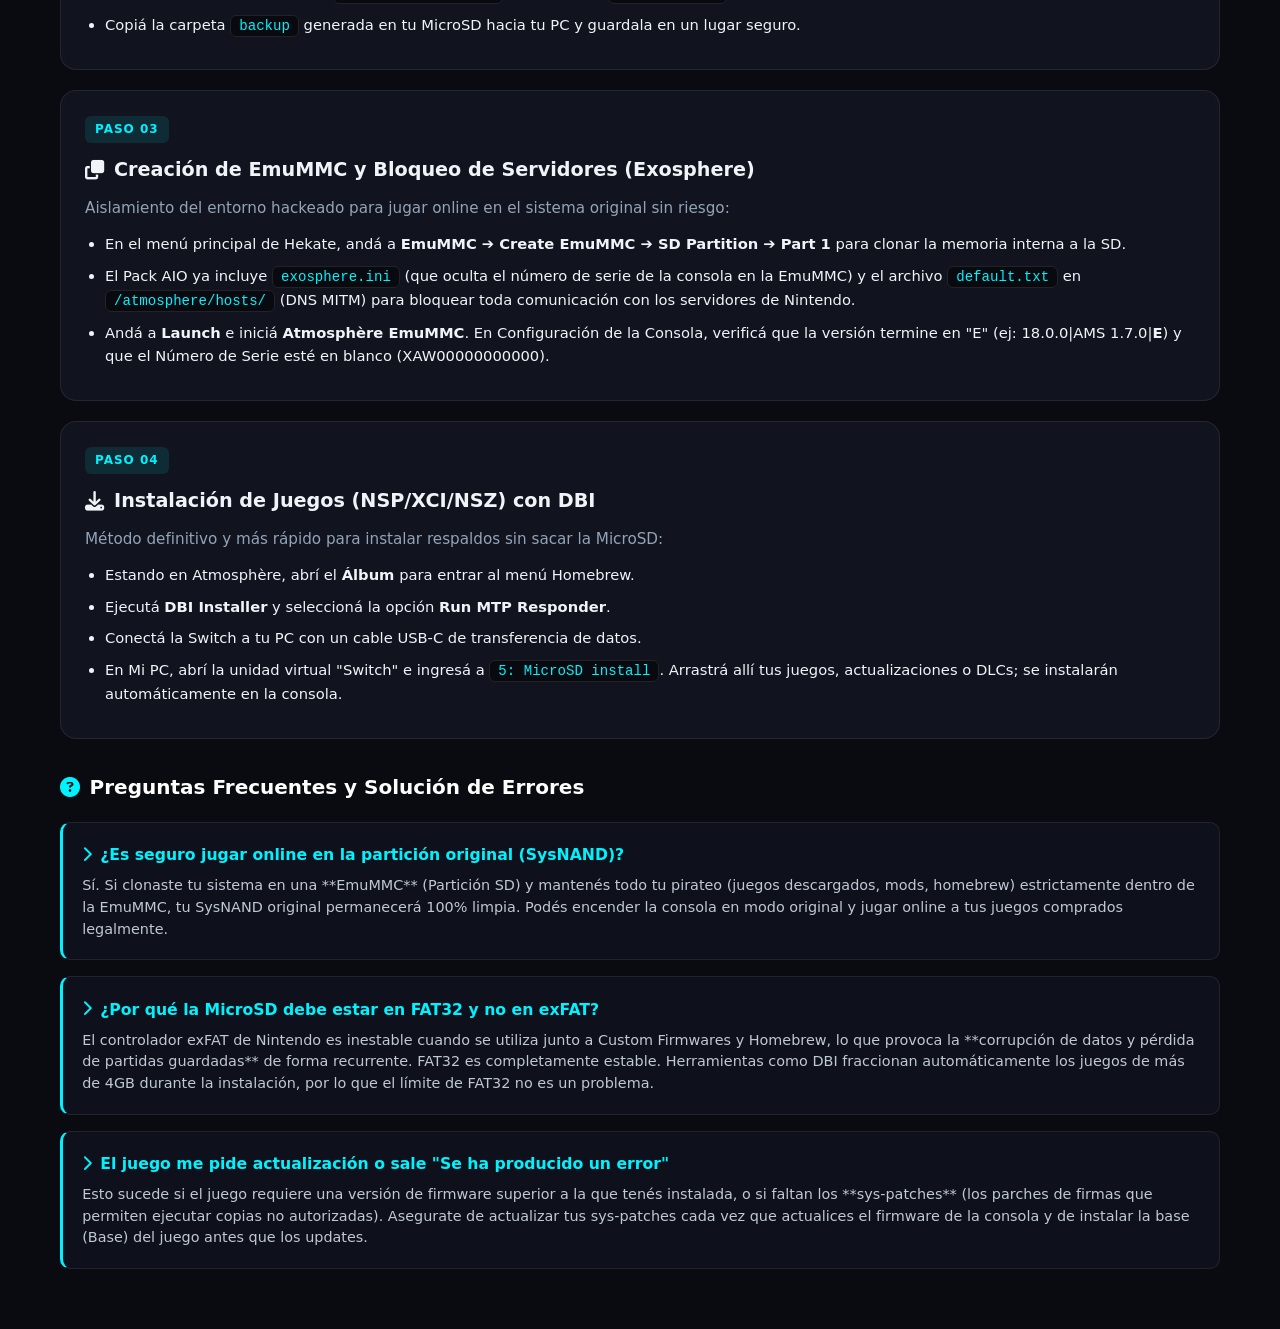
<file: switch.html>
<!DOCTYPE html>
<html lang="es">
<head>
  <meta charset="UTF-8">
  <meta name="viewport" content="width=device-width, initial-scale=1.0">
  <title>Nintendo Switch Atmosphère & Hekate | Hackyntosh</title>
  <link rel="stylesheet" href="styles.css">
  <link rel="stylesheet" href="https://cdnjs.cloudflare.com/ajax/libs/font-awesome/6.4.0/css/all.min.css">
</head>
<body>

  <div class="aurora-bg">
    <div class="aurora-blob blob-1"></div>
    <div class="aurora-blob blob-2"></div>
    <div class="cyber-grid"></div>
  </div>

  <main class="main-layout">
    <a href="index.html" class="back-btn"><i class="fa-solid fa-arrow-left"></i> Volver al Inicio</a>

    <!-- Banner de la Consola -->
    <div class="guide-banner">
      <img src="img/switch.jpg" alt="Nintendo Switch Banner">
    </div>

    <!-- Encabezado de la Guía -->
    <header class="guide-header">
      <div class="guide-title-group">
        <span class="badge nintendo">Nintendo Switch</span>
        <span class="v-badge">Todos los Modelos y Firmwares</span>
      </div>
      <h1>Nintendo Switch: Atmosphère, Hekate, EmuMMC & DBI</h1>
      <p class="guide-subtitle">
        Guía definitiva de liberación. Configuración de EmuNAND (sistema aislado), protección contra baneos (Exosphere + DNS MITM), instalación de sys-patches y carga de respaldos mediante DBI Installer.
      </p>

      <!-- BADGES DE REQUISITOS Y DIFICULTAD -->
      <div class="req-badges-container">
        <span class="req-pill"><i class="fa-solid fa-sd-card"></i> MicroSD (FAT32)</span>
        <span class="req-pill"><i class="fa-solid fa-microchip"></i> Jig RCM o Modchip</span>
        <span class="req-pill diff-medium"><i class="fa-solid fa-gauge-high"></i> Dificultad: Media / Alta</span>
      </div>
    </header>

    <!-- Caja de Descarga GOOGLE DRIVE -->
    <div class="download-card">
      <div class="download-info">
        <h3><i class="fa-brands fa-google-drive" style="color: #34a853;"></i> Pack Switch Atmosphère AIO en Google Drive</h3>
        <p>Servidor Oficial Google Drive (Atmosphère actualizado, Hekate, sys-patch activo, DBI Installer, Exosphere preconfigurado y TegraRCMGUI).</p>
      </div>
      <a href="https://drive.google.com/drive/u/2/folders/1Switch_Atmosphere_Hekate_AIO" target="_blank" rel="noopener noreferrer" class="dl-btn-gdrive">
        <i class="fa-brands fa-google-drive"></i> Abrir Google Drive
      </a>
    </div>

    <!-- TABLA DE COMPATIBILIDAD -->
    <h3><i class="fa-solid fa-microchip"></i> Compatibilidad por Revisión de Consola</h3>

    <div class="table-container">
      <table class="custom-table">
        <thead>
          <tr>
            <th>Modelo de Consola</th>
            <th>Método de Exploit</th>
            <th>Requisito Hardware</th>
            <th>Estado</th>
          </tr>
        </thead>
        <tbody>
          <tr>
            <td><strong>Switch V1 (Erista Vulnerable / Unpatched)</strong></td>
            <td>Fusee-Gelee (Software / RCM)</td>
            <td>Jig RCM + Cable USB-C (PC/Android)</td>
            <td><span class="status-pill success">100% Compatible (Vía Software)</span></td>
          </tr>
          <tr>
            <td><strong>Switch V1 (Patched) / Switch V2 (Mariko)</strong></td>
            <td>Hardware Exploit (Glitching)</td>
            <td>Modchip (Picofly RP2040 / HWFLY)</td>
            <td><span class="status-pill warning">Requiere Micro-soldadura</span></td>
          </tr>
          <tr>
            <td><strong>Switch Lite / Switch OLED</strong></td>
            <td>Hardware Exploit (Glitching / DAT0)</td>
            <td>Modchip (Picofly RP2040 / Instinct-NX)</td>
            <td><span class="status-pill warning">Requiere Micro-soldadura Avanzada</span></td>
          </tr>
        </tbody>
      </table>
    </div>

    <!-- PASOS DE INSTALACIÓN -->
    <h2 class="section-title"><i class="fa-solid fa-diagram-project"></i> Paso a Paso de Instalación</h2>

    <div class="steps-container">

      <!-- PASO 1 -->
      <div class="step-card">
        <span class="step-number">Paso 01</span>
        <h3><i class="fa-solid fa-sd-card"></i> Preparación de la MicroSD y Archivos Base</h3>
        <p>Formateo seguro e inyección de la estructura del Custom Firmware (CFW):</p>
        <ul>
          <li>Formateá la tarjeta MicroSD (mínimo 64GB, recomendado 128GB+) en formato <strong>FAT32</strong> usando <strong>GUIFormat</strong> o <strong>Rufus</strong> (nunca exFAT).</li>
          <li>Extraé el contenido completo del Pack AIO directamente en la raíz de la MicroSD (deben quedar carpetas como <code>atmosphere</code>, <code>bootloader</code>, <code>switch</code>, y el archivo <code>exosphere.ini</code> en la raíz).</li>
        </ul>
      </div>

      <!-- PASO 2 -->
      <div class="step-card">
        <span class="step-number">Paso 02</span>
        <h3><i class="fa-solid fa-shield-halved"></i> Respaldo Obligatorio de SysNAND (Backup)</h3>
        <p>Creación de una copia de seguridad de la memoria interna limpia ante cualquier eventualidad o brick:</p>
        <ul>
          <li>Iniciá el menú de <strong>Hekate</strong> (inyectando el payload vía TegraRCMGUI en V1 o encendiendo la consola si tenés Modchip).</li>
          <li>Ingresá a <strong>Tools ➔ Backup eMMC</strong>.</li>
          <li>Realizá primero el respaldo de <code>eMMC BOOT0 & BOOT1</code> y luego el de <code>eMMC RAW GPP</code> (este último toma unos 15-30 minutos).</li>
          <li>Copiá la carpeta <code>backup</code> generada en tu MicroSD hacia tu PC y guardala en un lugar seguro.</li>
        </ul>
      </div>

      <!-- PASO 3 -->
      <div class="step-card">
        <span class="step-number">Paso 03</span>
        <h3><i class="fa-solid fa-clone"></i> Creación de EmuMMC y Bloqueo de Servidores (Exosphere)</h3>
        <p>Aislamiento del entorno hackeado para jugar online en el sistema original sin riesgo:</p>
        <ul>
          <li>En el menú principal de Hekate, andá a <strong>EmuMMC ➔ Create EmuMMC ➔ SD Partition ➔ Part 1</strong> para clonar la memoria interna a la SD.</li>
          <li>El Pack AIO ya incluye <code>exosphere.ini</code> (que oculta el número de serie de la consola en la EmuMMC) y el archivo <code>default.txt</code> en <code>/atmosphere/hosts/</code> (DNS MITM) para bloquear toda comunicación con los servidores de Nintendo.</li>
          <li>Andá a <strong>Launch</strong> e iniciá <strong>Atmosphère EmuMMC</strong>. En Configuración de la Consola, verificá que la versión termine en "E" (ej: 18.0.0|AMS 1.7.0|<strong>E</strong>) y que el Número de Serie esté en blanco (XAW00000000000).</li>
        </ul>
      </div>

      <!-- PASO 4 -->
      <div class="step-card">
        <span class="step-number">Paso 04</span>
        <h3><i class="fa-solid fa-download"></i> Instalación de Juegos (NSP/XCI/NSZ) con DBI</h3>
        <p>Método definitivo y más rápido para instalar respaldos sin sacar la MicroSD:</p>
        <ul>
          <li>Estando en Atmosphère, abrí el <strong>Álbum</strong> para entrar al menú Homebrew.</li>
          <li>Ejecutá <strong>DBI Installer</strong> y seleccioná la opción <strong>Run MTP Responder</strong>.</li>
          <li>Conectá la Switch a tu PC con un cable USB-C de transferencia de datos.</li>
          <li>En Mi PC, abrí la unidad virtual "Switch" e ingresá a <code>5: MicroSD install</code>. Arrastrá allí tus juegos, actualizaciones o DLCs; se instalarán automáticamente en la consola.</li>
        </ul>
      </div>

    </div>

    <!-- PREGUNTAS FRECUENTES -->
    <section class="faq-section">
      <h2 class="faq-title">
        <i class="fa-solid fa-circle-question"></i> Preguntas Frecuentes y Solución de Errores
      </h2>

      <div class="faq-grid">

        <div class="faq-card">
          <div class="faq-question">
            <i class="fa-solid fa-chevron-right"></i> ¿Es seguro jugar online en la partición original (SysNAND)?
          </div>
          <p class="faq-answer">
            Sí. Si clonaste tu sistema en una **EmuMMC** (Partición SD) y mantenés todo tu pirateo (juegos descargados, mods, homebrew) estrictamente dentro de la EmuMMC, tu SysNAND original permanecerá 100% limpia. Podés encender la consola en modo original y jugar online a tus juegos comprados legalmente.
          </p>
        </div>

        <div class="faq-card">
          <div class="faq-question">
            <i class="fa-solid fa-chevron-right"></i> ¿Por qué la MicroSD debe estar en FAT32 y no en exFAT?
          </div>
          <p class="faq-answer">
            El controlador exFAT de Nintendo es inestable cuando se utiliza junto a Custom Firmwares y Homebrew, lo que provoca la **corrupción de datos y pérdida de partidas guardadas** de forma recurrente. FAT32 es completamente estable. Herramientas como DBI fraccionan automáticamente los juegos de más de 4GB durante la instalación, por lo que el límite de FAT32 no es un problema.
          </p>
        </div>

        <div class="faq-card">
          <div class="faq-question">
            <i class="fa-solid fa-chevron-right"></i> El juego me pide actualización o sale "Se ha producido un error"
          </div>
          <p class="faq-answer">
            Esto sucede si el juego requiere una versión de firmware superior a la que tenés instalada, o si faltan los **sys-patches** (los parches de firmas que permiten ejecutar copias no autorizadas). Asegurate de actualizar tus sys-patches cada vez que actualices el firmware de la consola y de instalar la base (Base) del juego antes que los updates.
          </p>
        </div>

      </div>
    </section>

  </main>

</body>
</html>
</file>
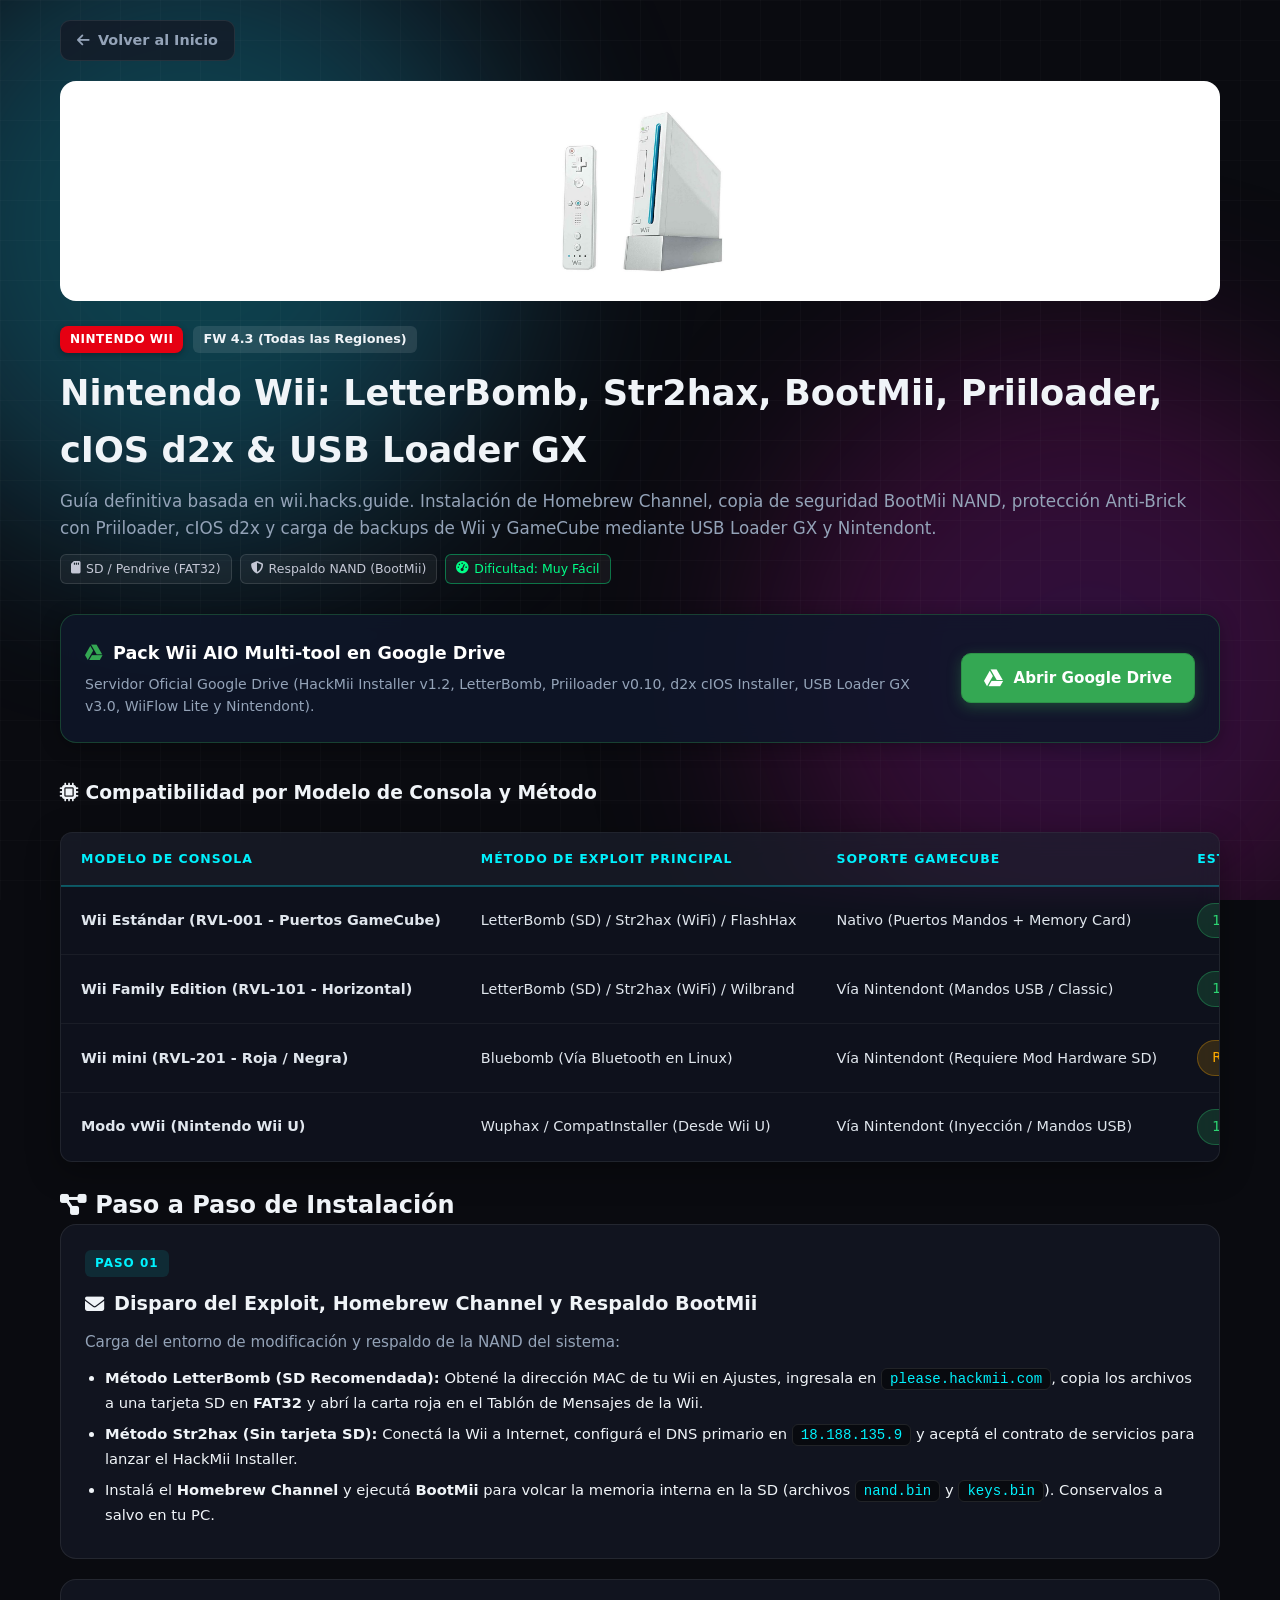
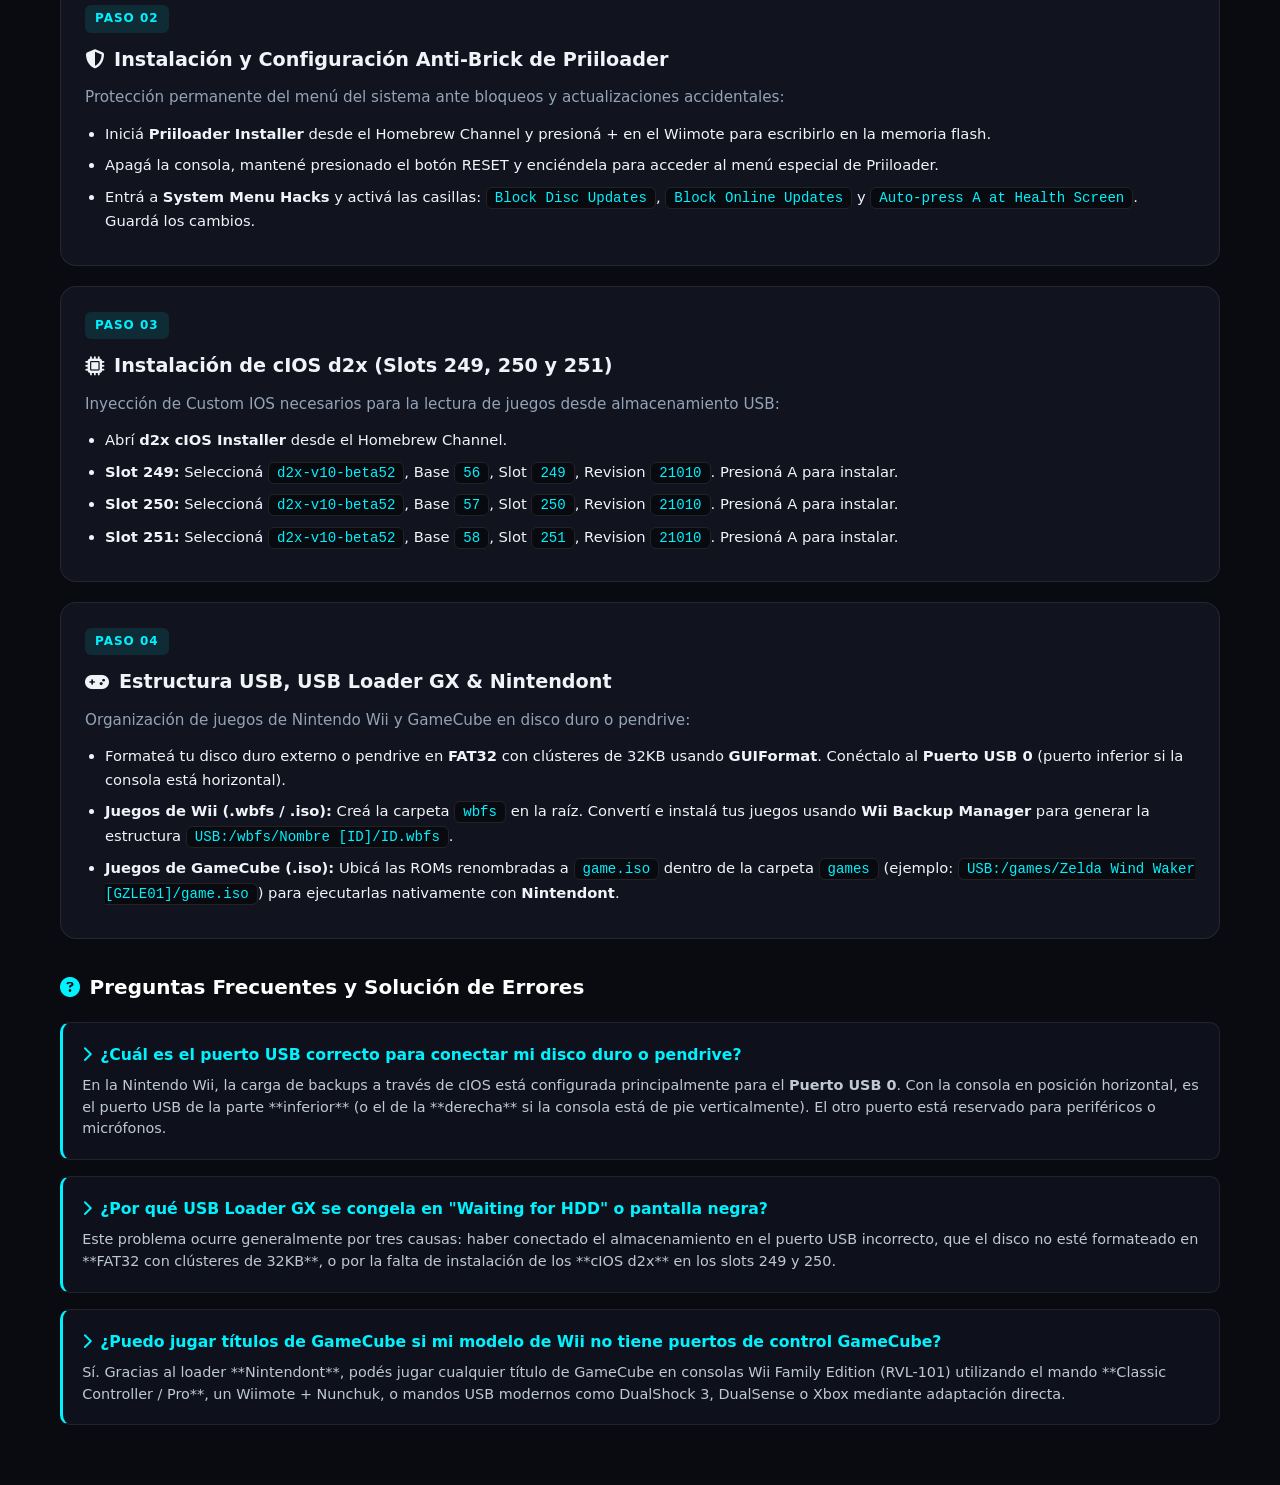
<file: wii.html>
<!DOCTYPE html>
<html lang="es">
<head>
  <meta charset="UTF-8">
  <meta name="viewport" content="width=device-width, initial-scale=1.0">
  <title>Nintendo Wii Homebrew & cIOS | Hackyntosh</title>
  <link rel="stylesheet" href="styles.css">
  <link rel="stylesheet" href="https://cdnjs.cloudflare.com/ajax/libs/font-awesome/6.4.0/css/all.min.css">
</head>
<body>

  <div class="aurora-bg">
    <div class="aurora-blob blob-1"></div>
    <div class="aurora-blob blob-2"></div>
    <div class="cyber-grid"></div>
  </div>

  <main class="main-layout">
    <a href="index.html" class="back-btn"><i class="fa-solid fa-arrow-left"></i> Volver al Inicio</a>

    <!-- Banner de la Consola -->
    <div class="guide-banner">
      <img src="img/wii.jpg" alt="Nintendo Wii Banner">
    </div>

    <!-- Encabezado de la Guía -->
    <header class="guide-header">
      <div class="guide-title-group">
        <span class="badge nintendo">Nintendo Wii</span>
        <span class="v-badge">FW 4.3 (Todas las Regiones)</span>
      </div>
      <h1>Nintendo Wii: LetterBomb, Str2hax, BootMii, Priiloader, cIOS d2x & USB Loader GX</h1>
      <p class="guide-subtitle">
        Guía definitiva basada en wii.hacks.guide. Instalación de Homebrew Channel, copia de seguridad BootMii NAND, protección Anti-Brick con Priiloader, cIOS d2x y carga de backups de Wii y GameCube mediante USB Loader GX y Nintendont.
      </p>

      <!-- BADGES DE REQUISITOS Y DIFICULTAD -->
      <div class="req-badges-container">
        <span class="req-pill"><i class="fa-solid fa-sd-card"></i> SD / Pendrive (FAT32)</span>
        <span class="req-pill"><i class="fa-solid fa-shield-halved"></i> Respaldo NAND (BootMii)</span>
        <span class="req-pill diff-easy"><i class="fa-solid fa-gauge-high"></i> Dificultad: Muy Fácil</span>
      </div>
    </header>

    <!-- Caja de Descarga GOOGLE DRIVE -->
    <div class="download-card">
      <div class="download-info">
        <h3><i class="fa-brands fa-google-drive" style="color: #34a853;"></i> Pack Wii AIO Multi-tool en Google Drive</h3>
        <p>Servidor Oficial Google Drive (HackMii Installer v1.2, LetterBomb, Priiloader v0.10, d2x cIOS Installer, USB Loader GX v3.0, WiiFlow Lite y Nintendont).</p>
      </div>
      <a href="https://drive.google.com/drive/u/2/folders/1Wii_Homebrew_cIOS_USB_Loader_Pack" target="_blank" rel="noopener noreferrer" class="dl-btn-gdrive">
        <i class="fa-brands fa-google-drive"></i> Abrir Google Drive
      </a>
    </div>

    <!-- TABLA DE COMPATIBILIDAD -->
    <h3><i class="fa-solid fa-microchip"></i> Compatibilidad por Modelo de Consola y Método</h3>

    <div class="table-container">
      <table class="custom-table">
        <thead>
          <tr>
            <th>Modelo de Consola</th>
            <th>Método de Exploit Principal</th>
            <th>Soporte GameCube</th>
            <th>Estado</th>
          </tr>
        </thead>
        <tbody>
          <tr>
            <td><strong>Wii Estándar (RVL-001 - Puertos GameCube)</strong></td>
            <td>LetterBomb (SD) / Str2hax (WiFi) / FlashHax</td>
            <td>Nativo (Puertos Mandos + Memory Card)</td>
            <td><span class="status-pill success">100% Compatible</span></td>
          </tr>
          <tr>
            <td><strong>Wii Family Edition (RVL-101 - Horizontal)</strong></td>
            <td>LetterBomb (SD) / Str2hax (WiFi) / Wilbrand</td>
            <td>Vía Nintendont (Mandos USB / Classic)</td>
            <td><span class="status-pill success">100% Compatible</span></td>
          </tr>
          <tr>
            <td><strong>Wii mini (RVL-201 - Roja / Negra)</strong></td>
            <td>Bluebomb (Vía Bluetooth en Linux)</td>
            <td>Vía Nintendont (Requiere Mod Hardware SD)</td>
            <td><span class="status-pill warning">Requiere Bluebomb</span></td>
          </tr>
          <tr>
            <td><strong>Modo vWii (Nintendo Wii U)</strong></td>
            <td>Wuphax / CompatInstaller (Desde Wii U)</td>
            <td>Vía Nintendont (Inyección / Mandos USB)</td>
            <td><span class="status-pill success">100% Compatible</span></td>
          </tr>
        </tbody>
      </table>
    </div>

    <!-- PASOS DE INSTALACIÓN -->
    <h2 class="section-title"><i class="fa-solid fa-diagram-project"></i> Paso a Paso de Instalación</h2>

    <div class="steps-container">

      <!-- PASO 1 -->
      <div class="step-card">
        <span class="step-number">Paso 01</span>
        <h3><i class="fa-solid fa-envelope"></i> Disparo del Exploit, Homebrew Channel y Respaldo BootMii</h3>
        <p>Carga del entorno de modificación y respaldo de la NAND del sistema:</p>
        <ul>
          <li><strong>Método LetterBomb (SD Recomendada):</strong> Obtené la dirección MAC de tu Wii en Ajustes, ingresala en <code>please.hackmii.com</code>, copia los archivos a una tarjeta SD en <strong>FAT32</strong> y abrí la carta roja en el Tablón de Mensajes de la Wii.</li>
          <li><strong>Método Str2hax (Sin tarjeta SD):</strong> Conectá la Wii a Internet, configurá el DNS primario en <code>18.188.135.9</code> y aceptá el contrato de servicios para lanzar el HackMii Installer.</li>
          <li>Instalá el <strong>Homebrew Channel</strong> y ejecutá <strong>BootMii</strong> para volcar la memoria interna en la SD (archivos <code>nand.bin</code> y <code>keys.bin</code>). Conservalos a salvo en tu PC.</li>
        </ul>
      </div>

      <!-- PASO 2 -->
      <div class="step-card">
        <span class="step-number">Paso 02</span>
        <h3><i class="fa-solid fa-shield-halved"></i> Instalación y Configuración Anti-Brick de Priiloader</h3>
        <p>Protección permanente del menú del sistema ante bloqueos y actualizaciones accidentales:</p>
        <ul>
          <li>Iniciá <strong>Priiloader Installer</strong> desde el Homebrew Channel y presioná <kbd>+</kbd> en el Wiimote para escribirlo en la memoria flash.</li>
          <li>Apagá la consola, mantené presionado el botón <kbd>RESET</kbd> y enciéndela para acceder al menú especial de Priiloader.</li>
          <li>Entrá a <strong>System Menu Hacks</strong> y activá las casillas: <code>Block Disc Updates</code>, <code>Block Online Updates</code> y <code>Auto-press A at Health Screen</code>. Guardá los cambios.</li>
        </ul>
      </div>

      <!-- PASO 3 -->
      <div class="step-card">
        <span class="step-number">Paso 03</span>
        <h3><i class="fa-solid fa-microchip"></i> Instalación de cIOS d2x (Slots 249, 250 y 251)</h3>
        <p>Inyección de Custom IOS necesarios para la lectura de juegos desde almacenamiento USB:</p>
        <ul>
          <li>Abrí <strong>d2x cIOS Installer</strong> desde el Homebrew Channel.</li>
          <li><strong>Slot 249:</strong> Seleccioná <code>d2x-v10-beta52</code>, Base <code>56</code>, Slot <code>249</code>, Revision <code>21010</code>. Presioná <kbd>A</kbd> para instalar.</li>
          <li><strong>Slot 250:</strong> Seleccioná <code>d2x-v10-beta52</code>, Base <code>57</code>, Slot <code>250</code>, Revision <code>21010</code>. Presioná <kbd>A</kbd> para instalar.</li>
          <li><strong>Slot 251:</strong> Seleccioná <code>d2x-v10-beta52</code>, Base <code>58</code>, Slot <code>251</code>, Revision <code>21010</code>. Presioná <kbd>A</kbd> para instalar.</li>
        </ul>
      </div>

      <!-- PASO 4 -->
      <div class="step-card">
        <span class="step-number">Paso 04</span>
        <h3><i class="fa-solid fa-gamepad"></i> Estructura USB, USB Loader GX & Nintendont</h3>
        <p>Organización de juegos de Nintendo Wii y GameCube en disco duro o pendrive:</p>
        <ul>
          <li>Formateá tu disco duro externo o pendrive en <strong>FAT32</strong> con clústeres de 32KB usando <strong>GUIFormat</strong>. Conéctalo al <strong>Puerto USB 0</strong> (puerto inferior si la consola está horizontal).</li>
          <li><strong>Juegos de Wii (.wbfs / .iso):</strong> Creá la carpeta <code>wbfs</code> en la raíz. Convertí e instalá tus juegos usando <strong>Wii Backup Manager</strong> para generar la estructura <code>USB:/wbfs/Nombre [ID]/ID.wbfs</code>.</li>
          <li><strong>Juegos de GameCube (.iso):</strong> Ubicá las ROMs renombradas a <code>game.iso</code> dentro de la carpeta <code>games</code> (ejemplo: <code>USB:/games/Zelda Wind Waker [GZLE01]/game.iso</code>) para ejecutarlas nativamente con <strong>Nintendont</strong>.</li>
        </ul>
      </div>

    </div>

    <!-- PREGUNTAS FRECUENTES -->
    <section class="faq-section">
      <h2 class="faq-title">
        <i class="fa-solid fa-circle-question"></i> Preguntas Frecuentes y Solución de Errores
      </h2>

      <div class="faq-grid">

        <div class="faq-card">
          <div class="faq-question">
            <i class="fa-solid fa-chevron-right"></i> ¿Cuál es el puerto USB correcto para conectar mi disco duro o pendrive?
          </div>
          <p class="faq-answer">
            En la Nintendo Wii, la carga de backups a través de cIOS está configurada principalmente para el <strong>Puerto USB 0</strong>. Con la consola en posición horizontal, es el puerto USB de la parte **inferior** (o el de la **derecha** si la consola está de pie verticalmente). El otro puerto está reservado para periféricos o micrófonos.
          </p>
        </div>

        <div class="faq-card">
          <div class="faq-question">
            <i class="fa-solid fa-chevron-right"></i> ¿Por qué USB Loader GX se congela en "Waiting for HDD" o pantalla negra?
          </div>
          <p class="faq-answer">
            Este problema ocurre generalmente por tres causas: haber conectado el almacenamiento en el puerto USB incorrecto, que el disco no esté formateado en **FAT32 con clústeres de 32KB**, o por la falta de instalación de los **cIOS d2x** en los slots 249 y 250.
          </p>
        </div>

        <div class="faq-card">
          <div class="faq-question">
            <i class="fa-solid fa-chevron-right"></i> ¿Puedo jugar títulos de GameCube si mi modelo de Wii no tiene puertos de control GameCube?
          </div>
          <p class="faq-answer">
            Sí. Gracias al loader **Nintendont**, podés jugar cualquier título de GameCube en consolas Wii Family Edition (RVL-101) utilizando el mando **Classic Controller / Pro**, un Wiimote + Nunchuk, o mandos USB modernos como DualShock 3, DualSense o Xbox mediante adaptación directa.
          </p>
        </div>

      </div>
    </section>

  </main>

</body>
</html>
</file>
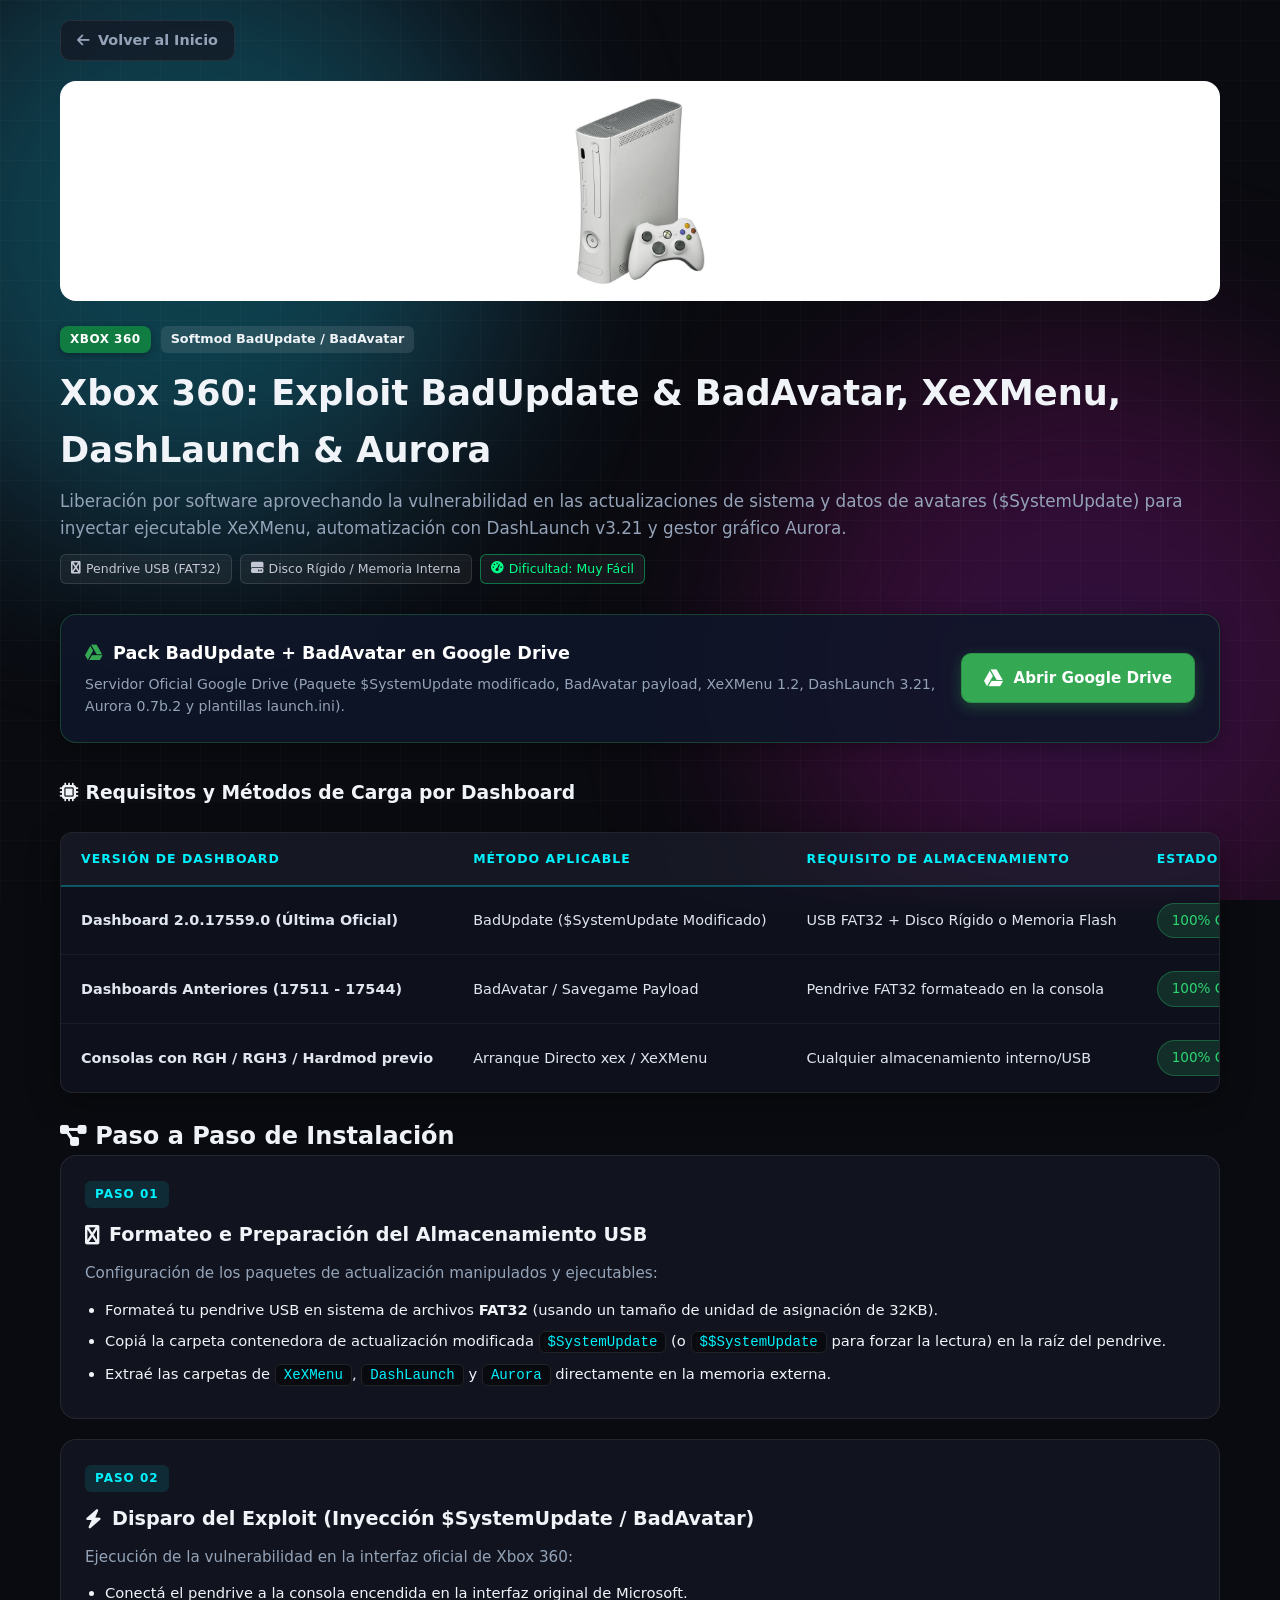
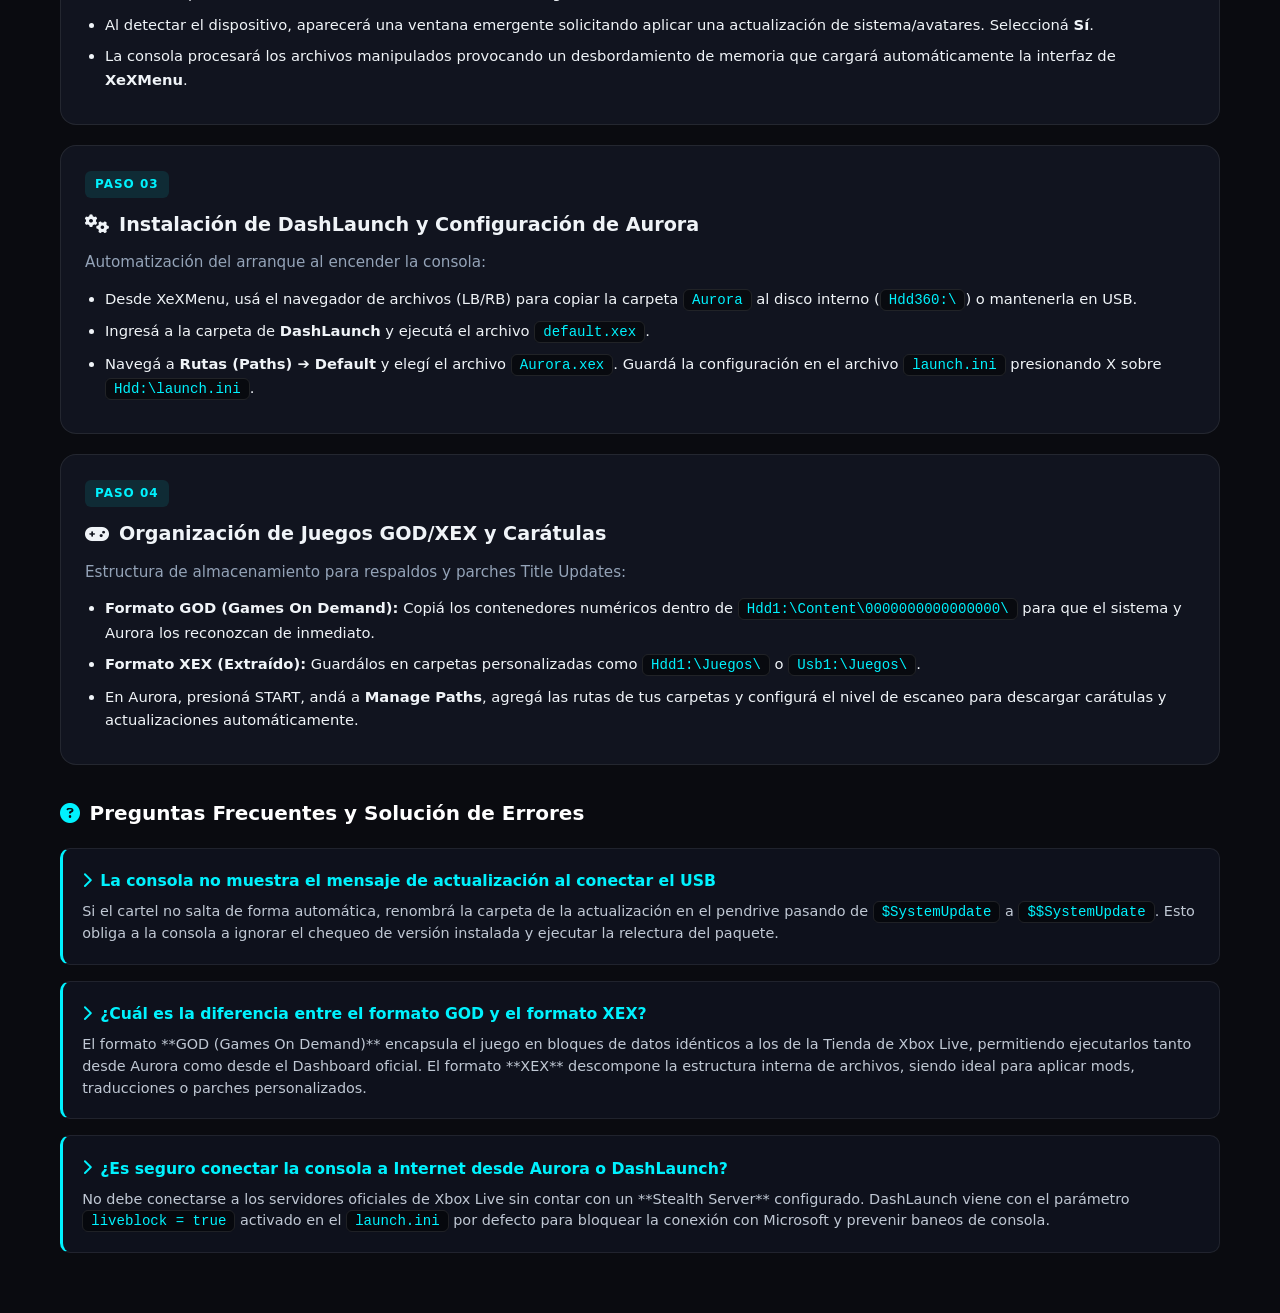
<file: xbox360.html>
<!DOCTYPE html>
<html lang="es">
<head>
  <meta charset="UTF-8">
  <meta name="viewport" content="width=device-width, initial-scale=1.0">
  <title>Xbox 360 BadUpdate & BadAvatar | Hackyntosh</title>
  <link rel="stylesheet" href="styles.css">
  <link rel="stylesheet" href="https://cdnjs.cloudflare.com/ajax/libs/font-awesome/6.4.0/css/all.min.css">
</head>
<body>

  <div class="aurora-bg">
    <div class="aurora-blob blob-1"></div>
    <div class="aurora-blob blob-2"></div>
    <div class="cyber-grid"></div>
  </div>

  <main class="main-layout">
    <a href="index.html" class="back-btn"><i class="fa-solid fa-arrow-left"></i> Volver al Inicio</a>

    <!-- Banner de la Consola -->
    <div class="guide-banner">
      <img src="img/xbox360.jpg" alt="Xbox 360 Banner">
    </div>

    <!-- Encabezado de la Guía -->
    <header class="guide-header">
      <div class="guide-title-group">
        <span class="badge xbox">Xbox 360</span>
        <span class="v-badge">Softmod BadUpdate / BadAvatar</span>
      </div>
      <h1>Xbox 360: Exploit BadUpdate & BadAvatar, XeXMenu, DashLaunch & Aurora</h1>
      <p class="guide-subtitle">
        Liberación por software aprovechando la vulnerabilidad en las actualizaciones de sistema y datos de avatares ($SystemUpdate) para inyectar ejecutable XeXMenu, automatización con DashLaunch v3.21 y gestor gráfico Aurora.
      </p>

      <!-- BADGES DE REQUISITOS Y DIFICULTAD -->
      <div class="req-badges-container">
        <span class="req-pill"><i class="fa-solid fa-usb"></i> Pendrive USB (FAT32)</span>
        <span class="req-pill"><i class="fa-solid fa-hard-drive"></i> Disco Rígido / Memoria Interna</span>
        <span class="req-pill diff-easy"><i class="fa-solid fa-gauge-high"></i> Dificultad: Muy Fácil</span>
      </div>
    </header>

    <!-- Caja de Descarga GOOGLE DRIVE -->
    <div class="download-card">
      <div class="download-info">
        <h3><i class="fa-brands fa-google-drive" style="color: #34a853;"></i> Pack BadUpdate + BadAvatar en Google Drive</h3>
        <p>Servidor Oficial Google Drive (Paquete $SystemUpdate modificado, BadAvatar payload, XeXMenu 1.2, DashLaunch 3.21, Aurora 0.7b.2 y plantillas launch.ini).</p>
      </div>
      <a href="https://drive.google.com/drive/u/2/folders/1pjlOnrlgAljrwMoe1BugOkjauWZhaQeU" target="_blank" rel="noopener noreferrer" class="dl-btn-gdrive">
        <i class="fa-brands fa-google-drive"></i> Abrir Google Drive
      </a>
    </div>

    <!-- TABLA DE COMPATIBILIDAD -->
    <h3><i class="fa-solid fa-microchip"></i> Requisitos y Métodos de Carga por Dashboard</h3>

    <div class="table-container">
      <table class="custom-table">
        <thead>
          <tr>
            <th>Versión de Dashboard</th>
            <th>Método Aplicable</th>
            <th>Requisito de Almacenamiento</th>
            <th>Estado</th>
          </tr>
        </thead>
        <tbody>
          <tr>
            <td><strong>Dashboard 2.0.17559.0 (Última Oficial)</strong></td>
            <td>BadUpdate ($SystemUpdate Modificado)</td>
            <td>USB FAT32 + Disco Rígido o Memoria Flash</td>
            <td><span class="status-pill success">100% Compatible</span></td>
          </tr>
          <tr>
            <td><strong>Dashboards Anteriores (17511 - 17544)</strong></td>
            <td>BadAvatar / Savegame Payload</td>
            <td>Pendrive FAT32 formateado en la consola</td>
            <td><span class="status-pill success">100% Compatible</span></td>
          </tr>
          <tr>
            <td><strong>Consolas con RGH / RGH3 / Hardmod previo</strong></td>
            <td>Arranque Directo xex / XeXMenu</td>
            <td>Cualquier almacenamiento interno/USB</td>
            <td><span class="status-pill success">100% Compatible</span></td>
          </tr>
        </tbody>
      </table>
    </div>

    <!-- PASOS DE INSTALACIÓN -->
    <h2 class="section-title"><i class="fa-solid fa-diagram-project"></i> Paso a Paso de Instalación</h2>

    <div class="steps-container">

      <!-- PASO 1 -->
      <div class="step-card">
        <span class="step-number">Paso 01</span>
        <h3><i class="fa-solid fa-usb"></i> Formateo e Preparación del Almacenamiento USB</h3>
        <p>Configuración de los paquetes de actualización manipulados y ejecutables:</p>
        <ul>
          <li>Formateá tu pendrive USB en sistema de archivos <strong>FAT32</strong> (usando un tamaño de unidad de asignación de 32KB).</li>
          <li>Copiá la carpeta contenedora de actualización modificada <code>$SystemUpdate</code> (o <code>$$SystemUpdate</code> para forzar la lectura) en la raíz del pendrive.</li>
          <li>Extraé las carpetas de <code>XeXMenu</code>, <code>DashLaunch</code> y <code>Aurora</code> directamente en la memoria externa.</li>
        </ul>
      </div>

      <!-- PASO 2 -->
      <div class="step-card">
        <span class="step-number">Paso 02</span>
        <h3><i class="fa-solid fa-bolt"></i> Disparo del Exploit (Inyección $SystemUpdate / BadAvatar)</h3>
        <p>Ejecución de la vulnerabilidad en la interfaz oficial de Xbox 360:</p>
        <ul>
          <li>Conectá el pendrive a la consola encendida en la interfaz original de Microsoft.</li>
          <li>Al detectar el dispositivo, aparecerá una ventana emergente solicitando aplicar una actualización de sistema/avatares. Seleccioná <strong>Sí</strong>.</li>
          <li>La consola procesará los archivos manipulados provocando un desbordamiento de memoria que cargará automáticamente la interfaz de <strong>XeXMenu</strong>.</li>
        </ul>
      </div>

      <!-- PASO 3 -->
      <div class="step-card">
        <span class="step-number">Paso 03</span>
        <h3><i class="fa-solid fa-gears"></i> Instalación de DashLaunch y Configuración de Aurora</h3>
        <p>Automatización del arranque al encender la consola:</p>
        <ul>
          <li>Desde XeXMenu, usá el navegador de archivos (<kbd>LB</kbd>/<kbd>RB</kbd>) para copiar la carpeta <code>Aurora</code> al disco interno (<code>Hdd360:\</code>) o mantenerla en USB.</li>
          <li>Ingresá a la carpeta de <strong>DashLaunch</strong> y ejecutá el archivo <code>default.xex</code>.</li>
          <li>Navegá a <strong>Rutas (Paths) ➔ Default</strong> y elegí el archivo <code>Aurora.xex</code>. Guardá la configuración en el archivo <code>launch.ini</code> presionando <kbd>X</kbd> sobre <code>Hdd:\launch.ini</code>.</li>
        </ul>
      </div>

      <!-- PASO 4 -->
      <div class="step-card">
        <span class="step-number">Paso 04</span>
        <h3><i class="fa-solid fa-gamepad"></i> Organización de Juegos GOD/XEX y Carátulas</h3>
        <p>Estructura de almacenamiento para respaldos y parches Title Updates:</p>
        <ul>
          <li><strong>Formato GOD (Games On Demand):</strong> Copiá los contenedores numéricos dentro de <code>Hdd1:\Content\0000000000000000\</code> para que el sistema y Aurora los reconozcan de inmediato.</li>
          <li><strong>Formato XEX (Extraído):</strong> Guardálos en carpetas personalizadas como <code>Hdd1:\Juegos\</code> o <code>Usb1:\Juegos\</code>.</li>
          <li>En Aurora, presioná <kbd>START</kbd>, andá a <strong>Manage Paths</strong>, agregá las rutas de tus carpetas y configurá el nivel de escaneo para descargar carátulas y actualizaciones automáticamente.</li>
        </ul>
      </div>

    </div>

    <!-- PREGUNTAS FRECUENTES -->
    <section class="faq-section">
      <h2 class="faq-title">
        <i class="fa-solid fa-circle-question"></i> Preguntas Frecuentes y Solución de Errores
      </h2>

      <div class="faq-grid">

        <div class="faq-card">
          <div class="faq-question">
            <i class="fa-solid fa-chevron-right"></i> La consola no muestra el mensaje de actualización al conectar el USB
          </div>
          <p class="faq-answer">
            Si el cartel no salta de forma automática, renombrá la carpeta de la actualización en el pendrive pasando de <code>$SystemUpdate</code> a <code>$$SystemUpdate</code>. Esto obliga a la consola a ignorar el chequeo de versión instalada y ejecutar la relectura del paquete.
          </p>
        </div>

        <div class="faq-card">
          <div class="faq-question">
            <i class="fa-solid fa-chevron-right"></i> ¿Cuál es la diferencia entre el formato GOD y el formato XEX?
          </div>
          <p class="faq-answer">
            El formato **GOD (Games On Demand)** encapsula el juego en bloques de datos idénticos a los de la Tienda de Xbox Live, permitiendo ejecutarlos tanto desde Aurora como desde el Dashboard oficial. El formato **XEX** descompone la estructura interna de archivos, siendo ideal para aplicar mods, traducciones o parches personalizados.
          </p>
        </div>

        <div class="faq-card">
          <div class="faq-question">
            <i class="fa-solid fa-chevron-right"></i> ¿Es seguro conectar la consola a Internet desde Aurora o DashLaunch?
          </div>
          <p class="faq-answer">
            No debe conectarse a los servidores oficiales de Xbox Live sin contar con un **Stealth Server** configurado. DashLaunch viene con el parámetro <code>liveblock = true</code> activado en el <code>launch.ini</code> por defecto para bloquear la conexión con Microsoft y prevenir baneos de consola.
          </p>
        </div>

      </div>
    </section>

  </main>

</body>
</html>
</file>
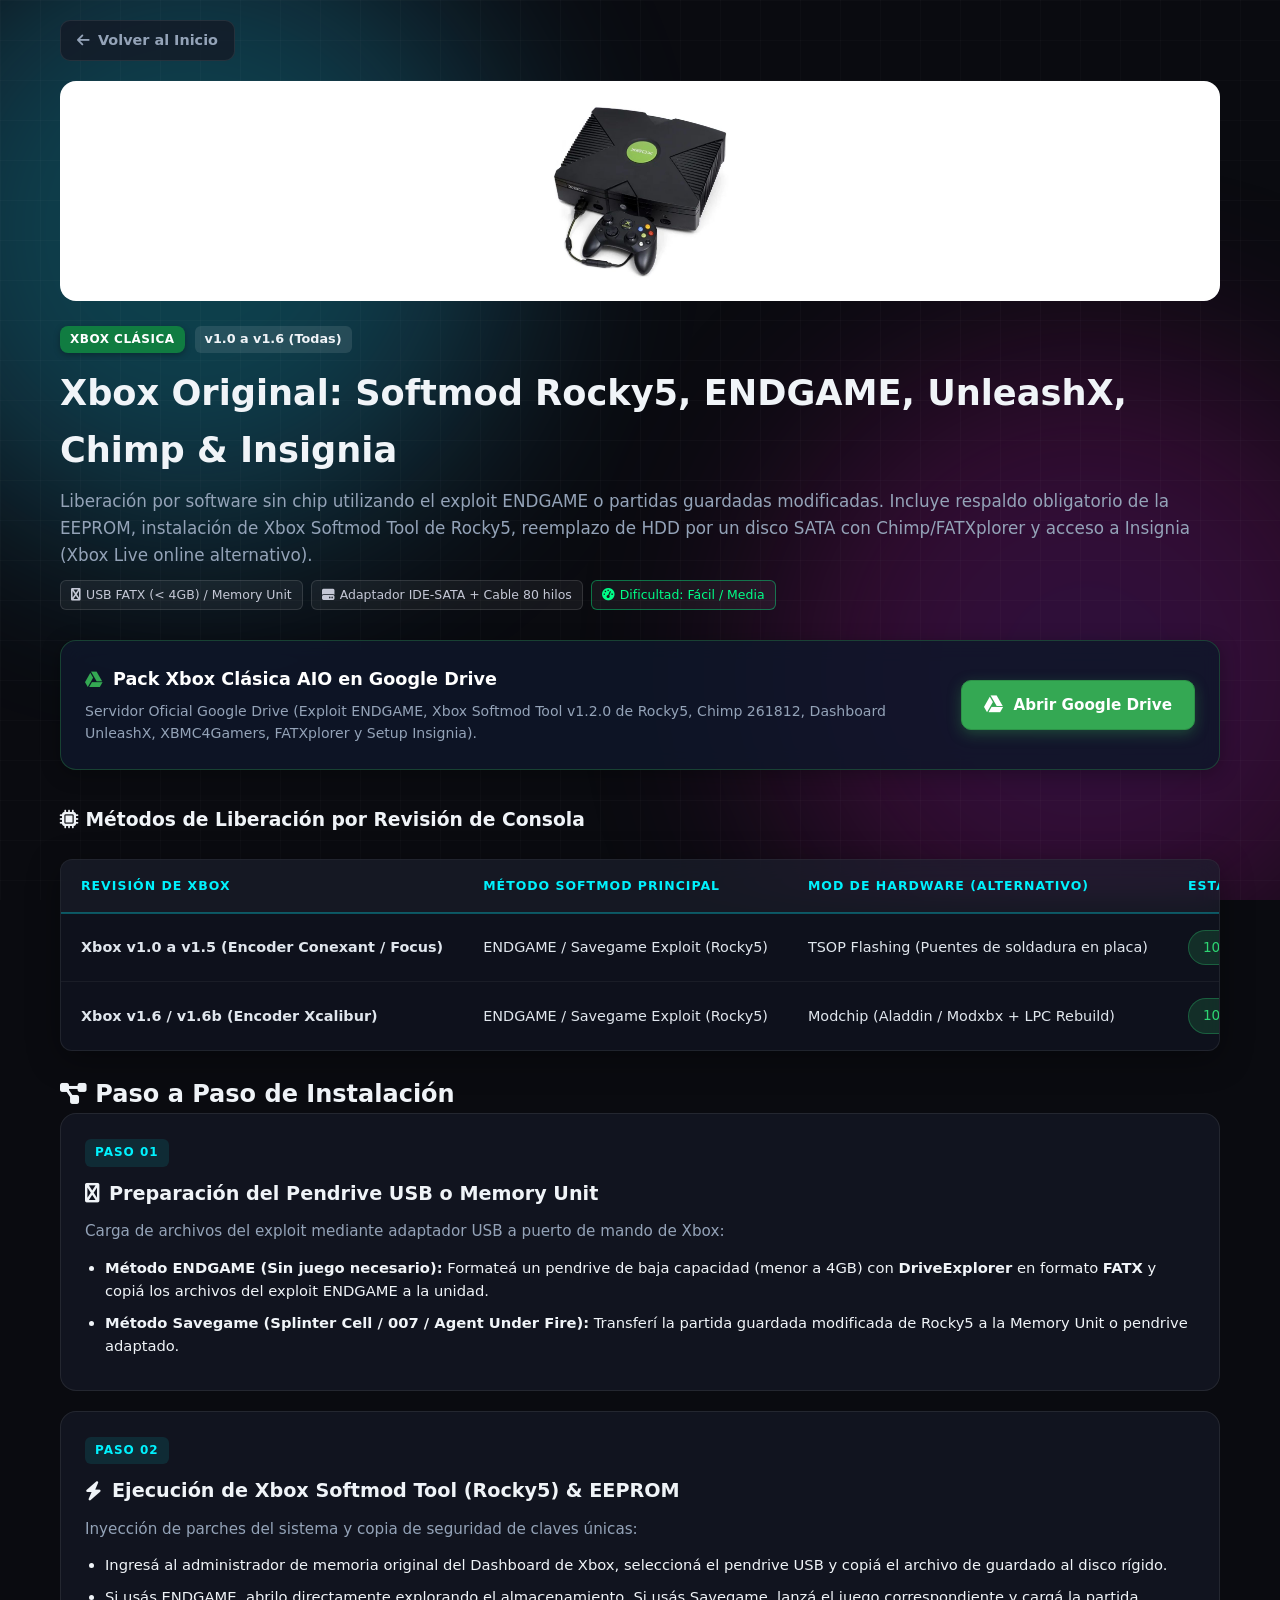
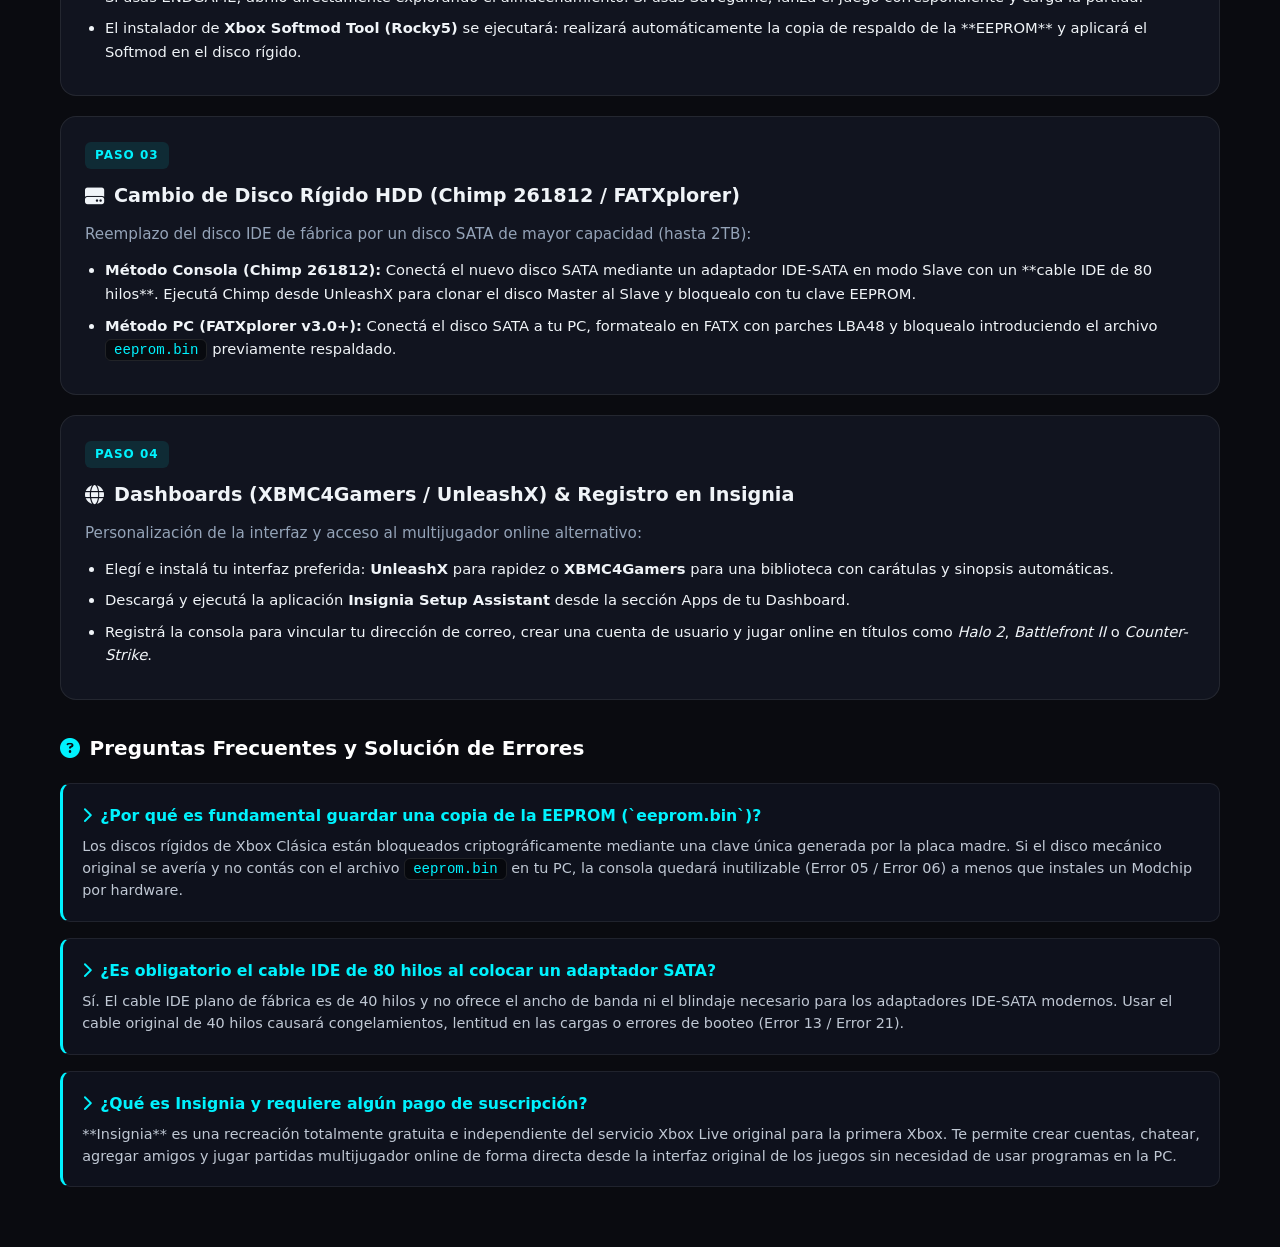
<file: xbox_clasica.html>
<!DOCTYPE html>
<html lang="es">
<head>
  <meta charset="UTF-8">
  <meta name="viewport" content="width=device-width, initial-scale=1.0">
  <title>Xbox Clásica Softmod & Insignia | Hackyntosh</title>
  <link rel="stylesheet" href="styles.css">
  <link rel="stylesheet" href="https://cdnjs.cloudflare.com/ajax/libs/font-awesome/6.4.0/css/all.min.css">
</head>
<body>

  <div class="aurora-bg">
    <div class="aurora-blob blob-1"></div>
    <div class="aurora-blob blob-2"></div>
    <div class="cyber-grid"></div>
  </div>

  <main class="main-layout">
    <a href="index.html" class="back-btn"><i class="fa-solid fa-arrow-left"></i> Volver al Inicio</a>

    <!-- Banner de la Consola -->
    <div class="guide-banner">
      <img src="img/xbox.jpg" alt="Xbox Clásica Banner">
    </div>

    <!-- Encabezado de la Guía -->
    <header class="guide-header">
      <div class="guide-title-group">
        <span class="badge xbox">Xbox Clásica</span>
        <span class="v-badge">v1.0 a v1.6 (Todas)</span>
      </div>
      <h1>Xbox Original: Softmod Rocky5, ENDGAME, UnleashX, Chimp & Insignia</h1>
      <p class="guide-subtitle">
        Liberación por software sin chip utilizando el exploit ENDGAME o partidas guardadas modificadas. Incluye respaldo obligatorio de la EEPROM, instalación de Xbox Softmod Tool de Rocky5, reemplazo de HDD por un disco SATA con Chimp/FATXplorer y acceso a Insignia (Xbox Live online alternativo).
      </p>

      <!-- BADGES DE REQUISITOS Y DIFICULTAD -->
      <div class="req-badges-container">
        <span class="req-pill"><i class="fa-solid fa-usb"></i> USB FATX (< 4GB) / Memory Unit</span>
        <span class="req-pill"><i class="fa-solid fa-hard-drive"></i> Adaptador IDE-SATA + Cable 80 hilos</span>
        <span class="req-pill diff-easy"><i class="fa-solid fa-gauge-high"></i> Dificultad: Fácil / Media</span>
      </div>
    </header>

    <!-- Caja de Descarga GOOGLE DRIVE -->
    <div class="download-card">
      <div class="download-info">
        <h3><i class="fa-brands fa-google-drive" style="color: #34a853;"></i> Pack Xbox Clásica AIO en Google Drive</h3>
        <p>Servidor Oficial Google Drive (Exploit ENDGAME, Xbox Softmod Tool v1.2.0 de Rocky5, Chimp 261812, Dashboard UnleashX, XBMC4Gamers, FATXplorer y Setup Insignia).</p>
      </div>
      <a href="https://drive.google.com/drive/u/2/folders/12kGQFfYWJTlOVKPAUkUknefNhCwuRGC8" target="_blank" rel="noopener noreferrer" class="dl-btn-gdrive">
        <i class="fa-brands fa-google-drive"></i> Abrir Google Drive
      </a>
    </div>

    <!-- TABLA DE COMPATIBILIDAD -->
    <h3><i class="fa-solid fa-microchip"></i> Métodos de Liberación por Revisión de Consola</h3>

    <div class="table-container">
      <table class="custom-table">
        <thead>
          <tr>
            <th>Revisión de Xbox</th>
            <th>Método Softmod Principal</th>
            <th>Mod de Hardware (Alternativo)</th>
            <th>Estado</th>
          </tr>
        </thead>
        <tbody>
          <tr>
            <td><strong>Xbox v1.0 a v1.5 (Encoder Conexant / Focus)</strong></td>
            <td>ENDGAME / Savegame Exploit (Rocky5)</td>
            <td>TSOP Flashing (Puentes de soldadura en placa)</td>
            <td><span class="status-pill success">100% Compatible</span></td>
          </tr>
          <tr>
            <td><strong>Xbox v1.6 / v1.6b (Encoder Xcalibur)</strong></td>
            <td>ENDGAME / Savegame Exploit (Rocky5)</td>
            <td>Modchip (Aladdin / Modxbx + LPC Rebuild)</td>
            <td><span class="status-pill success">100% Compatible</span></td>
          </tr>
        </tbody>
      </table>
    </div>

    <!-- PASOS DE INSTALACIÓN -->
    <h2 class="section-title"><i class="fa-solid fa-diagram-project"></i> Paso a Paso de Instalación</h2>

    <div class="steps-container">

      <!-- PASO 1 -->
      <div class="step-card">
        <span class="step-number">Paso 01</span>
        <h3><i class="fa-solid fa-usb"></i> Preparación del Pendrive USB o Memory Unit</h3>
        <p>Carga de archivos del exploit mediante adaptador USB a puerto de mando de Xbox:</p>
        <ul>
          <li><strong>Método ENDGAME (Sin juego necesario):</strong> Formateá un pendrive de baja capacidad (menor a 4GB) con <strong>DriveExplorer</strong> en formato <strong>FATX</strong> y copiá los archivos del exploit ENDGAME a la unidad.</li>
          <li><strong>Método Savegame (Splinter Cell / 007 / Agent Under Fire):</strong> Transferí la partida guardada modificada de Rocky5 a la Memory Unit o pendrive adaptado.</li>
        </ul>
      </div>

      <!-- PASO 2 -->
      <div class="step-card">
        <span class="step-number">Paso 02</span>
        <h3><i class="fa-solid fa-bolt"></i> Ejecución de Xbox Softmod Tool (Rocky5) & EEPROM</h3>
        <p>Inyección de parches del sistema y copia de seguridad de claves únicas:</p>
        <ul>
          <li>Ingresá al administrador de memoria original del Dashboard de Xbox, seleccioná el pendrive USB y copiá el archivo de guardado al disco rígido.</li>
          <li>Si usás ENDGAME, abrilo directamente explorando el almacenamiento. Si usás Savegame, lanzá el juego correspondiente y cargá la partida.</li>
          <li>El instalador de <strong>Xbox Softmod Tool (Rocky5)</strong> se ejecutará: realizará automáticamente la copia de respaldo de la **EEPROM** y aplicará el Softmod en el disco rígido.</li>
        </ul>
      </div>

      <!-- PASO 3 -->
      <div class="step-card">
        <span class="step-number">Paso 03</span>
        <h3><i class="fa-solid fa-hard-drive"></i> Cambio de Disco Rígido HDD (Chimp 261812 / FATXplorer)</h3>
        <p>Reemplazo del disco IDE de fábrica por un disco SATA de mayor capacidad (hasta 2TB):</p>
        <ul>
          <li><strong>Método Consola (Chimp 261812):</strong> Conectá el nuevo disco SATA mediante un adaptador IDE-SATA en modo Slave con un **cable IDE de 80 hilos**. Ejecutá Chimp desde UnleashX para clonar el disco Master al Slave y bloquealo con tu clave EEPROM.</li>
          <li><strong>Método PC (FATXplorer v3.0+):</strong> Conectá el disco SATA a tu PC, formatealo en FATX con parches LBA48 y bloquealo introduciendo el archivo <code>eeprom.bin</code> previamente respaldado.</li>
        </ul>
      </div>

      <!-- PASO 4 -->
      <div class="step-card">
        <span class="step-number">Paso 04</span>
        <h3><i class="fa-solid fa-globe"></i> Dashboards (XBMC4Gamers / UnleashX) & Registro en Insignia</h3>
        <p>Personalización de la interfaz y acceso al multijugador online alternativo:</p>
        <ul>
          <li>Elegí e instalá tu interfaz preferida: <strong>UnleashX</strong> para rapidez o <strong>XBMC4Gamers</strong> para una biblioteca con carátulas y sinopsis automáticas.</li>
          <li>Descargá y ejecutá la aplicación <strong>Insignia Setup Assistant</strong> desde la sección Apps de tu Dashboard.</li>
          <li>Registrá la consola para vincular tu dirección de correo, crear una cuenta de usuario y jugar online en títulos como <i>Halo 2</i>, <i>Battlefront II</i> o <i>Counter-Strike</i>.</li>
        </ul>
      </div>

    </div>

    <!-- PREGUNTAS FRECUENTES -->
    <section class="faq-section">
      <h2 class="faq-title">
        <i class="fa-solid fa-circle-question"></i> Preguntas Frecuentes y Solución de Errores
      </h2>

      <div class="faq-grid">

        <div class="faq-card">
          <div class="faq-question">
            <i class="fa-solid fa-chevron-right"></i> ¿Por qué es fundamental guardar una copia de la EEPROM (`eeprom.bin`)?
          </div>
          <p class="faq-answer">
            Los discos rígidos de Xbox Clásica están bloqueados criptográficamente mediante una clave única generada por la placa madre. Si el disco mecánico original se avería y no contás con el archivo <code>eeprom.bin</code> en tu PC, la consola quedará inutilizable (Error 05 / Error 06) a menos que instales un Modchip por hardware.
          </p>
        </div>

        <div class="faq-card">
          <div class="faq-question">
            <i class="fa-solid fa-chevron-right"></i> ¿Es obligatorio el cable IDE de 80 hilos al colocar un adaptador SATA?
          </div>
          <p class="faq-answer">
            Sí. El cable IDE plano de fábrica es de 40 hilos y no ofrece el ancho de banda ni el blindaje necesario para los adaptadores IDE-SATA modernos. Usar el cable original de 40 hilos causará congelamientos, lentitud en las cargas o errores de booteo (Error 13 / Error 21).
          </p>
        </div>

        <div class="faq-card">
          <div class="faq-question">
            <i class="fa-solid fa-chevron-right"></i> ¿Qué es Insignia y requiere algún pago de suscripción?
          </div>
          <p class="faq-answer">
            **Insignia** es una recreación totalmente gratuita e independiente del servicio Xbox Live original para la primera Xbox. Te permite crear cuentas, chatear, agregar amigos y jugar partidas multijugador online de forma directa desde la interfaz original de los juegos sin necesidad de usar programas en la PC.
          </p>
        </div>

      </div>
    </section>

  </main>

</body>
</html>
</file>
<file: styles.css>
/* ==========================================================================
   RESET & VARIABLES
   ========================================================================== */
* {
  margin: 0;
  padding: 0;
  box-sizing: border-box;
  font-family: 'Segoe UI', system-ui, -apple-system, BlinkMacSystemFont, Roboto, sans-serif;
}

:root {
  --bg-dark: #0a0b10;
  --card-bg: rgba(20, 24, 36, 0.75);
  --card-border: rgba(255, 255, 255, 0.08);
  --accent-cyan: #00f2fe;
  --accent-blue: #4facfe;
  --text-main: #f0f4f8;
  --text-muted: #94a3b8;
  
  /* Badges por Plataforma */
  --ps-color: #00439c;
  --nintendo-color: #e60012;
  --xbox-color: #107c41;
  --otros-color: #7c3aed;
  
  /* Botón Google Drive */
  --gdrive-green: #34a853;
  --gdrive-hover: #2d9248;
}

body {
  background-color: var(--bg-dark);
  color: var(--text-main);
  min-height: 100vh;
  overflow-x: hidden;
  line-height: 1.6;
}

/* ==========================================================================
   FONDO CIBERPUNK Y AURORA
   ========================================================================== */
.aurora-bg {
  position: fixed;
  top: 0;
  left: 0;
  width: 100vw;
  height: 100vh;
  z-index: -1;
  pointer-events: none;
  overflow: hidden;
}

.aurora-blob {
  position: absolute;
  border-radius: 50%;
  filter: blur(100px);
  opacity: 0.25;
}

.blob-1 {
  top: -10%;
  left: -10%;
  width: 50vw;
  height: 50vw;
  background: radial-gradient(circle, #00f2fe, #4facfe);
}

.blob-2 {
  bottom: -10%;
  right: -10%;
  width: 50vw;
  height: 50vw;
  background: radial-gradient(circle, #7928ca, #ff0080);
}

.cyber-grid {
  position: absolute;
  top: 0;
  left: 0;
  width: 100%;
  height: 100%;
  background-image: linear-gradient(rgba(255, 255, 255, 0.02) 1px, transparent 1px),
                    linear-gradient(90deg, rgba(255, 255, 255, 0.02) 1px, transparent 1px);
  background-size: 40px 40px;
}

/* ==========================================================================
   LAYOUT PRINCIPAL
   ========================================================================== */
.main-layout {
  max-width: 1200px;
  margin: 0 auto;
  padding: 20px 20px 60px 20px;
}

/* ==========================================================================
   NAVBAR
   ========================================================================== */
.navbar {
  display: flex;
  justify-content: space-between;
  align-items: center;
  padding: 16px 24px;
  background: var(--card-bg);
  border: 1px solid var(--card-border);
  backdrop-filter: blur(12px);
  border-radius: 16px;
  margin-bottom: 30px;
  position: sticky;
  top: 15px;
  z-index: 1000;
}

.brand {
  display: flex;
  align-items: center;
  gap: 12px;
  text-decoration: none;
  color: var(--text-main);
}

.brand-icon {
  font-size: 1.5rem;
  color: var(--accent-cyan);
  text-shadow: 0 0 10px rgba(0, 242, 254, 0.5);
}

.brand-title {
  font-weight: 800;
  font-size: 1.25rem;
  letter-spacing: 1px;
}

.brand-version {
  font-size: 0.75rem;
  background: rgba(0, 242, 254, 0.15);
  color: var(--accent-cyan);
  padding: 2px 8px;
  border-radius: 12px;
  font-weight: 600;
  border: 1px solid rgba(0, 242, 254, 0.3);
  font-family: monospace;
}

.status-pill {
  display: flex;
  align-items: center;
  gap: 8px;
  font-size: 0.85rem;
  color: var(--text-muted);
  background: rgba(255, 255, 255, 0.05);
  padding: 6px 14px;
  border-radius: 20px;
  border: 1px solid rgba(255, 255, 255, 0.05);
}

.status-dot {
  width: 8px;
  height: 8px;
  background-color: #10b981;
  border-radius: 50%;
  box-shadow: 0 0 8px #10b981;
}

/* ==========================================================================
   HERO SECTION
   ========================================================================== */
.hero {
  text-align: center;
  margin-bottom: 40px;
}

.hero-tag {
  display: inline-flex;
  align-items: center;
  gap: 8px;
  font-size: 0.8rem;
  font-weight: 700;
  color: var(--accent-cyan);
  letter-spacing: 1.5px;
  margin-bottom: 12px;
}

.hero h1 {
  font-size: 2.8rem;
  font-weight: 900;
  margin-bottom: 10px;
  background: linear-gradient(135deg, #ffffff 0%, #94a3b8 100%);
  -webkit-background-clip: text;
  -webkit-text-fill-color: transparent;
}

.hero p {
  color: var(--text-muted);
  max-width: 600px;
  margin: 0 auto;
  font-size: 1.05rem;
}

/* ==========================================================================
   BÚSQUEDA Y FILTROS
   ========================================================================== */
.search-filter-box {
  margin-bottom: 35px;
}

.search-bar {
  position: relative;
  max-width: 600px;
  margin: 0 auto 20px auto;
}

.search-bar input {
  width: 100%;
  padding: 14px 20px 14px 45px;
  background: var(--card-bg);
  border: 1px solid var(--card-border);
  border-radius: 12px;
  color: var(--text-main);
  font-size: 0.95rem;
  outline: none;
  backdrop-filter: blur(10px);
  transition: all 0.3s ease;
}

.search-bar input:focus {
  border-color: var(--accent-cyan);
  box-shadow: 0 0 15px rgba(0, 242, 254, 0.2);
}

.search-bar i {
  position: absolute;
  left: 16px;
  top: 50%;
  transform: translateY(-50%);
  color: var(--text-muted);
}

.filter-pills {
  display: flex;
  justify-content: center;
  flex-wrap: wrap;
  gap: 10px;
}

.filter-btn {
  background: var(--card-bg);
  border: 1px solid var(--card-border);
  color: var(--text-muted);
  padding: 8px 18px;
  border-radius: 20px;
  cursor: pointer;
  font-size: 0.85rem;
  font-weight: 600;
  display: flex;
  align-items: center;
  gap: 8px;
  transition: all 0.2s ease;
}

.filter-btn:hover, .filter-btn.active {
  background: rgba(0, 242, 254, 0.15);
  color: var(--accent-cyan);
  border-color: rgba(0, 242, 254, 0.4);
}

/* ==========================================================================
   GRILLA DE TARJETAS DE CONSOLAS
   ========================================================================== */
.cards-grid {
  display: grid;
  grid-template-columns: repeat(auto-fill, minmax(280px, 1fr));
  gap: 24px;
}

.guide-card-link {
  text-decoration: none;
  color: inherit;
  display: block;
}

.card {
  background: var(--card-bg);
  border: 1px solid var(--card-border);
  border-radius: 16px;
  overflow: hidden;
  backdrop-filter: blur(10px);
  transition: all 0.3s ease;
  height: 100%;
  display: flex;
  flex-direction: column;
}

.card:hover {
  transform: translateY(-5px);
  border-color: rgba(0, 242, 254, 0.3);
  box-shadow: 0 10px 30px rgba(0, 0, 0, 0.5);
}

.card-image-wrapper {
  position: relative;
  width: 100%;
  height: 180px;
  overflow: hidden;
  background-color: #ffffff;
  padding: 12px;
  display: flex;
  align-items: center;
  justify-content: center;
}

.card-image-wrapper img {
  width: 100%;
  height: 100%;
  object-fit: contain;
  object-position: center;
  display: block;
  transition: transform 0.4s ease;
}

.card:hover .card-image-wrapper img {
  transform: scale(1.08);
}

.card-badge-top {
  position: absolute;
  top: 12px;
  right: 12px;
  z-index: 2;
}

/* BADGES DE PLATAFORMA */
.badge {
  font-size: 0.75rem;
  font-weight: 700;
  padding: 4px 10px;
  border-radius: 8px;
  text-transform: uppercase;
  color: #fff;
  letter-spacing: 0.5px;
  box-shadow: 0 2px 6px rgba(0, 0, 0, 0.3);
}

.badge.ps { background-color: var(--ps-color); }
.badge.nintendo { background-color: var(--nintendo-color); }
.badge.xbox { background-color: var(--xbox-color); }
.badge.otros { background-color: var(--otros-color); }

.card-content {
  padding: 20px;
  display: flex;
  flex-direction: column;
  flex-grow: 1;
}

.card-content h3 {
  font-size: 1.2rem;
  font-weight: 700;
  margin-bottom: 8px;
  color: var(--text-main);
}

.card-content p {
  font-size: 0.88rem;
  color: var(--text-muted);
  line-height: 1.5;
  margin-bottom: 20px;
  flex-grow: 1;
}

.card-footer {
  display: flex;
  align-items: center;
  justify-content: space-between;
  font-size: 0.85rem;
  font-weight: 600;
  color: var(--accent-cyan);
  border-top: 1px solid rgba(255, 255, 255, 0.05);
  padding-top: 12px;
}

/* ==========================================================================
   ESTILOS DE GUÍAS INDIVIDUALES (ps3.html, ps4.html, etc.)
   ========================================================================== */
.back-btn {
  display: inline-flex;
  align-items: center;
  gap: 8px;
  color: var(--text-muted);
  text-decoration: none;
  font-weight: 600;
  font-size: 0.9rem;
  margin-bottom: 20px;
  padding: 8px 16px;
  background: var(--card-bg);
  border: 1px solid var(--card-border);
  border-radius: 10px;
  transition: all 0.2s ease;
}

.back-btn:hover {
  color: var(--text-main);
  border-color: rgba(255, 255, 255, 0.2);
  transform: translateX(-4px);
}

.guide-banner {
  width: 100%;
  height: 220px;
  overflow: hidden;
  border-radius: 16px;
  margin-bottom: 25px;
  border: 1px solid var(--card-border);
  background-color: #ffffff;
  padding: 16px;
  display: flex;
  align-items: center;
  justify-content: center;
}

.guide-banner img {
  width: 100%;
  height: 100%;
  object-fit: contain;
  object-position: center;
  display: block;
}

.guide-header {
  margin-bottom: 30px;
}

.guide-title-group {
  display: flex;
  align-items: center;
  gap: 10px;
  margin-bottom: 12px;
}

.v-badge {
  background: rgba(255, 255, 255, 0.1);
  color: var(--text-main);
  font-size: 0.8rem;
  padding: 3px 10px;
  border-radius: 6px;
  font-weight: 600;
}

.guide-header h1 {
  font-size: 2.2rem;
  font-weight: 800;
  margin-bottom: 10px;
}

.guide-subtitle {
  color: var(--text-muted);
  font-size: 1.05rem;
}

/* ==========================================================================
   CAJA DE DESCARGA GOOGLE DRIVE
   ========================================================================== */
.download-card {
  background: rgba(15, 23, 42, 0.85);
  border: 1px solid rgba(52, 168, 83, 0.3);
  border-radius: 16px;
  padding: 24px;
  display: flex;
  justify-content: space-between;
  align-items: center;
  gap: 20px;
  margin-bottom: 35px;
  backdrop-filter: blur(10px);
  box-shadow: 0 4px 20px rgba(0, 0, 0, 0.3);
}

.download-info h3 {
  font-size: 1.1rem;
  font-weight: 700;
  color: #ffffff;
  margin-bottom: 6px;
  display: flex;
  align-items: center;
  gap: 10px;
}

.download-info p {
  color: var(--text-muted);
  font-size: 0.88rem;
}

.dl-btn-gdrive {
  display: inline-flex;
  align-items: center;
  gap: 10px;
  background-color: var(--gdrive-green);
  color: #ffffff !important;
  font-weight: 700;
  font-size: 0.95rem;
  padding: 12px 22px;
  border-radius: 10px;
  text-decoration: none;
  transition: all 0.2s ease-in-out;
  border: 1px solid #2d9248;
  box-shadow: 0 4px 14px rgba(52, 168, 83, 0.35);
  white-space: nowrap;
}

.dl-btn-gdrive:hover {
  background-color: var(--gdrive-hover);
  color: #ffffff !important;
  transform: translateY(-2px);
  box-shadow: 0 6px 20px rgba(52, 168, 83, 0.5);
}

.dl-btn-gdrive i {
  font-size: 1.2rem;
  color: #ffffff !important;
}

/* ==========================================================================
   PASOS DE LAS GUÍAS & TERMINAL BLOCK
   ========================================================================== */
.steps-container {
  display: flex;
  flex-direction: column;
  gap: 20px;
}

.step-card {
  background: var(--card-bg);
  border: 1px solid var(--card-border);
  border-radius: 16px;
  padding: 24px;
  position: relative;
}

.step-number {
  display: inline-block;
  font-size: 0.75rem;
  font-weight: 800;
  color: var(--accent-cyan);
  text-transform: uppercase;
  letter-spacing: 1px;
  background: rgba(0, 242, 254, 0.1);
  padding: 4px 10px;
  border-radius: 6px;
  margin-bottom: 12px;
}

.step-card h3 {
  font-size: 1.2rem;
  font-weight: 700;
  margin-bottom: 10px;
  display: flex;
  align-items: center;
  gap: 10px;
}

.step-card p {
  color: var(--text-muted);
  font-size: 0.95rem;
  margin-bottom: 12px;
}

.step-card ul {
  padding-left: 20px;
  color: var(--text-main);
  font-size: 0.92rem;
}

.step-card ul li {
  margin-bottom: 8px;
}

code {
  background: rgba(0, 0, 0, 0.5);
  color: var(--accent-cyan);
  padding: 2px 8px;
  border-radius: 6px;
  font-family: 'Consolas', 'Courier New', monospace;
  font-size: 0.88rem;
  border: 1px solid rgba(255, 255, 255, 0.1);
}

.terminal-block {
  background: #08090f;
  border: 1px solid rgba(0, 242, 254, 0.3);
  border-left: 4px solid var(--accent-cyan);
  padding: 1rem;
  border-radius: 8px;
  font-family: 'Consolas', 'Courier New', monospace;
  color: #a9b7c6;
  margin: 1rem 0;
  overflow-x: auto;
}

/* ==========================================================================
   TABLAS CYBERPUNK / NEÓN
   ========================================================================== */
.table-container {
  width: 100%;
  overflow-x: auto;
  background: rgba(18, 22, 36, 0.65);
  backdrop-filter: blur(12px);
  -webkit-backdrop-filter: blur(12px);
  border: 1px solid rgba(255, 255, 255, 0.08);
  border-radius: 12px;
  margin: 1.5rem 0;
  box-shadow: 0 8px 32px rgba(0, 0, 0, 0.35);
}

.custom-table {
  width: 100%;
  border-collapse: collapse;
  text-align: left;
  font-size: 0.9rem;
  color: #e0e6ed;
  white-space: nowrap;
}

.custom-table thead tr {
  background: rgba(255, 255, 255, 0.03);
  border-bottom: 2px solid rgba(0, 242, 254, 0.3);
}

.custom-table th {
  padding: 1rem 1.25rem;
  font-weight: 600;
  color: var(--accent-cyan);
  text-transform: uppercase;
  font-size: 0.78rem;
  letter-spacing: 1px;
}

.custom-table td {
  padding: 1rem 1.25rem;
  border-bottom: 1px solid rgba(255, 255, 255, 0.05);
}

.custom-table tbody tr {
  transition: background 0.2s ease;
}

.custom-table tbody tr:hover {
  background: rgba(0, 242, 254, 0.04);
}

.custom-table tbody tr:last-child td {
  border-bottom: none;
}

.status-pill.success {
  background: rgba(46, 213, 115, 0.15);
  color: #2ed573;
  border: 1px solid rgba(46, 213, 115, 0.3);
}

.status-pill.warning {
  background: rgba(255, 171, 0, 0.15);
  color: #ffab00;
  border: 1px solid rgba(255, 171, 0, 0.3);
}

.status-pill.danger {
  background: rgba(255, 71, 87, 0.15);
  color: #ff4757;
  border: 1px solid rgba(255, 71, 87, 0.3);
}

/* ==========================================================================
   SECCIÓN FAQ
   ========================================================================== */
.faq-section {
  margin-top: 2rem;
}

.faq-title {
  font-size: 1.25rem;
  color: #fff;
  margin-bottom: 1.2rem;
  display: flex;
  align-items: center;
  gap: 0.6rem;
}

.faq-title i {
  color: var(--accent-cyan);
}

.faq-grid {
  display: flex;
  flex-direction: column;
  gap: 1rem;
}

.faq-card {
  background: rgba(18, 22, 36, 0.65);
  backdrop-filter: blur(12px);
  border: 1px solid rgba(255, 255, 255, 0.08);
  border-left: 3px solid var(--accent-cyan);
  border-radius: 10px;
  padding: 1.2rem;
  transition: transform 0.2s ease, border-color 0.2s ease;
}

.faq-card:hover {
  border-left-color: var(--accent-blue);
  transform: translateX(4px);
}

.faq-question {
  font-size: 0.98rem;
  font-weight: 600;
  color: var(--accent-cyan);
  margin-bottom: 0.5rem;
  display: flex;
  align-items: center;
  gap: 0.5rem;
}

.faq-answer {
  font-size: 0.9rem;
  color: #c0c8d4;
  line-height: 1.5;
  margin: 0;
}

/* ==========================================================================
   RESPONSIVE
   ========================================================================== */
@media (max-width: 768px) {
  .hero h1 { font-size: 2rem; }
  .download-card { flex-direction: column; align-items: flex-start; }
  .dl-btn-gdrive { width: 100%; justify-content: center; }
  .navbar { flex-direction: column; gap: 12px; text-align: center; }
  .cards-grid { grid-template-columns: 1fr; }
}
.nav-links {
  display: flex;
  gap: 20px;
}

.nav-item {
  color: var(--text-muted);
  text-decoration: none;
  font-size: 0.9rem;
  font-weight: 600;
  transition: color 0.2s ease;
}

.nav-item:hover {
  color: var(--accent-cyan);
}
/* Glassmorphism en Navbar y Paneles */
.navbar {
  position: sticky;
  top: 15px;
  z-index: 100;
  backdrop-filter: blur(12px);
  -webkit-backdrop-filter: blur(12px);
  background: rgba(13, 15, 26, 0.75);
  border: 1px solid rgba(0, 243, 255, 0.15);
  border-radius: 12px;
  padding: 12px 24px;
}

/* Stats Overview Bar */
.hero-stats {
  display: inline-flex;
  align-items: center;
  gap: 20px;
  background: rgba(17, 19, 31, 0.6);
  border: 1px solid rgba(255, 255, 255, 0.08);
  border-radius: 30px;
  padding: 10px 24px;
  margin-top: 18px;
}

.stat-item {
  display: flex;
  flex-direction: column;
  align-items: center;
}

.stat-number {
  font-family: 'monospace', sans-serif;
  font-size: 1.2rem;
  font-weight: 700;
  color: var(--accent-cyan, #00f3ff);
}

.stat-label {
  font-size: 0.75rem;
  color: #8f92a1;
  text-transform: uppercase;
  letter-spacing: 0.5px;
}

.stat-divider {
  width: 1px;
  height: 24px;
  background: rgba(255, 255, 255, 0.1);
}

/* Cyber Control Panel */
.cyber-control-panel {
  background: rgba(17, 19, 31, 0.5);
  border: 1px solid rgba(0, 243, 255, 0.1);
  border-radius: 16px;
  padding: 20px;
  margin-bottom: 30px;
}

/* Search Shortcut Key Badge */
.search-bar {
  position: relative;
  display: flex;
  align-items: center;
}

.search-shortcut {
  position: absolute;
  right: 15px;
  background: rgba(255, 255, 255, 0.08);
  border: 1px solid rgba(255, 255, 255, 0.15);
  border-radius: 4px;
  padding: 2px 8px;
  font-size: 0.75rem;
  color: #8f92a1;
  pointer-events: none;
}

/* Micro Tags dentro de las Tarjetas */
.micro-tags {
  display: flex;
  flex-wrap: wrap;
  gap: 6px;
  margin: 12px 0;
}

.tag {
  font-size: 0.7rem;
  padding: 3px 8px;
  border-radius: 4px;
  background: rgba(255, 255, 255, 0.04);
  border: 1px solid rgba(255, 255, 255, 0.08);
  color: #b0b5c0;
}

.tag-glow {
  border-color: rgba(0, 243, 255, 0.3);
  color: #00f3ff;
}

/* Footer Terminal */
.cyber-footer {
  margin-top: 60px;
  padding: 25px 0;
  border-top: 1px solid rgba(255, 255, 255, 0.08);
  text-align: center;
  font-size: 0.85rem;
  color: #8f92a1;
}

.footer-sub {
  display: block;
  font-size: 0.75rem;
  margin-top: 5px;
  opacity: 0.6;
}
/* ==========================================================================
   BANNER DISCORD PERMANENTE + ABOUT ME DESPLEGABLE
   ========================================================================== */

/* Banner Discord Visible Siempre */
.community-banner-always {
  margin: 22px auto 14px auto;
  padding: 16px 22px;
  background: rgba(88, 101, 242, 0.12);
  border: 1px solid rgba(88, 101, 242, 0.4);
  border-radius: 14px;
  display: flex;
  align-items: center;
  justify-content: space-between;
  flex-wrap: wrap;
  gap: 14px;
  backdrop-filter: blur(10px);
  box-shadow: 0 4px 20px rgba(88, 101, 242, 0.15);
  text-align: left;
}

.community-info {
  display: flex;
  align-items: center;
  gap: 14px;
}

.community-icon {
  font-size: 2.2rem;
  color: #5865F2;
  filter: drop-shadow(0 0 8px rgba(88, 101, 242, 0.5));
}

.community-info h4 {
  margin: 0;
  color: #fff;
  font-size: 1rem;
  letter-spacing: 0.3px;
}

.community-info p {
  margin: 3px 0 0 0;
  font-size: 0.83rem;
  color: #a0a5b5;
}

.btn-community {
  background: #5865F2;
  color: #fff;
  padding: 10px 18px;
  border-radius: 8px;
  text-decoration: none;
  font-weight: 600;
  font-size: 0.88rem;
  display: inline-flex;
  align-items: center;
  gap: 8px;
  transition: all 0.2s ease;
  box-shadow: 0 0 12px rgba(88, 101, 242, 0.3);
}

.btn-community:hover {
  background: #4752C4;
  transform: translateY(-2px);
  box-shadow: 0 0 18px rgba(88, 101, 242, 0.6);
}

/* Botón Toggle About Me */
.about-toggle-btn {
  margin: 6px auto 10px auto;
  background: rgba(0, 243, 255, 0.05);
  border: 1px solid rgba(0, 243, 255, 0.3);
  color: var(--accent-cyan, #00f3ff);
  padding: 8px 18px;
  border-radius: 20px;
  font-family: inherit;
  font-size: 0.82rem;
  font-weight: 600;
  letter-spacing: 0.8px;
  cursor: pointer;
  display: inline-flex;
  align-items: center;
  gap: 8px;
  transition: all 0.3s ease;
}

.about-toggle-btn:hover {
  background: rgba(0, 243, 255, 0.15);
  box-shadow: 0 0 12px rgba(0, 243, 255, 0.25);
}

.about-toggle-btn .toggle-icon {
  transition: transform 0.3s ease;
}

.about-toggle-btn.open .toggle-icon {
  transform: rotate(180deg);
}

/* Drawer / Bio Desplegable */
.about-drawer {
  max-height: 0;
  overflow: hidden;
  opacity: 0;
  transition: max-height 0.4s cubic-bezier(0.4, 0, 0.2, 1), opacity 0.3s ease, margin 0.3s ease;
  margin-top: 0;
  text-align: left;
}

.about-drawer.active {
  max-height: 700px;
  opacity: 1;
  margin-top: 12px;
  margin-bottom: 20px;
}

.about-card-inner {
  background: rgba(17, 19, 31, 0.8);
  border: 1px solid rgba(0, 243, 255, 0.25);
  border-radius: 14px;
  padding: 22px;
  backdrop-filter: blur(12px);
}

.about-header {
  display: flex;
  align-items: center;
  gap: 14px;
  margin-bottom: 14px;
}

.about-avatar {
  width: 46px;
  height: 46px;
  border-radius: 10px;
  background: rgba(0, 243, 255, 0.1);
  border: 1px solid var(--accent-cyan, #00f3ff);
  display: flex;
  align-items: center;
  justify-content: center;
  font-size: 1.4rem;
  color: var(--accent-cyan, #00f3ff);
}

.about-title-text h3 {
  margin: 0;
  font-size: 1rem;
  color: #fff;
}

.about-subtitle {
  font-size: 0.78rem;
  color: #8f92a1;
}

.about-body p {
  color: #c4c7d5;
  font-size: 0.9rem;
  line-height: 1.6;
  margin-bottom: 10px;
}

.about-body p:last-child {
  margin-bottom: 0;
}
/* ==========================================================================
   ABOUT ME PERMANENTE + BANNER DE RECIÉN AGREGADAS
   ========================================================================== */

/* Card About Me Estática */
.about-card-static {
  margin: 18px auto 22px auto;
  text-align: left;
}

.about-card-inner {
  background: rgba(17, 19, 31, 0.75);
  border: 1px solid rgba(0, 243, 255, 0.25);
  border-radius: 14px;
  padding: 22px;
  backdrop-filter: blur(12px);
  box-shadow: 0 4px 25px rgba(0, 0, 0, 0.3);
}

.about-header {
  display: flex;
  align-items: center;
  gap: 14px;
  margin-bottom: 14px;
}

.about-avatar {
  width: 48px;
  height: 48px;
  border-radius: 10px;
  background: rgba(0, 243, 255, 0.1);
  border: 1px solid var(--accent-cyan, #00f3ff);
  display: flex;
  align-items: center;
  justify-content: center;
  font-size: 1.4rem;
  color: var(--accent-cyan, #00f3ff);
  box-shadow: 0 0 12px rgba(0, 243, 255, 0.2);
}

.about-title-text h3 {
  margin: 0;
  font-size: 1.05rem;
  color: #fff;
  letter-spacing: 0.5px;
}

.about-subtitle {
  font-size: 0.78rem;
  color: #8f92a1;
}

.about-body p {
  color: #c4c7d5;
  font-size: 0.92rem;
  line-height: 1.6;
  margin-bottom: 12px;
}

.about-body p:last-child {
  margin-bottom: 0;
}

/* Banner Recién Agregadas */
.recent-updates-banner {
  margin: 16px auto 24px auto;
  padding: 14px 18px;
  background: rgba(255, 0, 85, 0.05);
  border: 1px solid rgba(255, 0, 85, 0.25);
  border-radius: 12px;
  display: flex;
  flex-direction: column;
  gap: 10px;
  text-align: left;
}

.updates-badge {
  font-size: 0.78rem;
  font-weight: 700;
  color: #ff0055;
  letter-spacing: 1px;
  display: flex;
  align-items: center;
  gap: 6px;
  text-transform: uppercase;
}

.updates-list {
  display: flex;
  flex-wrap: wrap;
  gap: 10px;
}

.update-chip {
  background: rgba(255, 255, 255, 0.04);
  border: 1px solid rgba(255, 255, 255, 0.08);
  padding: 6px 12px;
  border-radius: 8px;
  text-decoration: none;
  color: #fff;
  font-size: 0.82rem;
  display: flex;
  align-items: center;
  gap: 8px;
  transition: all 0.2s ease;
}

.update-chip:hover {
  background: rgba(0, 243, 255, 0.1);
  border-color: rgba(0, 243, 255, 0.4);
  transform: translateY(-2px);
}

.chip-tag {
  font-size: 0.7rem;
  font-weight: 700;
  padding: 2px 6px;
  border-radius: 4px;
  text-transform: uppercase;
}

.chip-tag.ps { background: rgba(0, 67, 156, 0.5); color: #0080ff; }
.chip-tag.nintendo { background: rgba(228, 0, 15, 0.3); color: #ff4d4d; }
.chip-tag.xbox { background: rgba(16, 124, 65, 0.4); color: #107c41; }

.chip-text {
  font-weight: 500;
}

.update-chip i {
  font-size: 0.75rem;
  color: #8f92a1;
  transition: transform 0.2s ease;
}

.update-chip:hover i {
  transform: translateX(3px);
  color: var(--accent-cyan, #00f3ff);
}
/* Badges de Requisitos en Guías */
.req-badges-container {
  display: flex;
  flex-wrap: wrap;
  gap: 8px;
  margin-top: 12px;
}

.req-pill {
  background: rgba(255, 255, 255, 0.05);
  border: 1px solid rgba(255, 255, 255, 0.12);
  color: #c4c7d5;
  font-size: 0.78rem;
  padding: 4px 10px;
  border-radius: 6px;
  display: inline-flex;
  align-items: center;
  gap: 6px;
  font-weight: 500;
}

.req-pill.diff-easy { border-color: rgba(0, 255, 136, 0.4); color: #00ff88; }
.req-pill.diff-medium { border-color: rgba(255, 170, 0, 0.4); color: #ffaa00; }
.req-pill.diff-hard { border-color: rgba(255, 0, 85, 0.4); color: #ff0055; }
</file>
